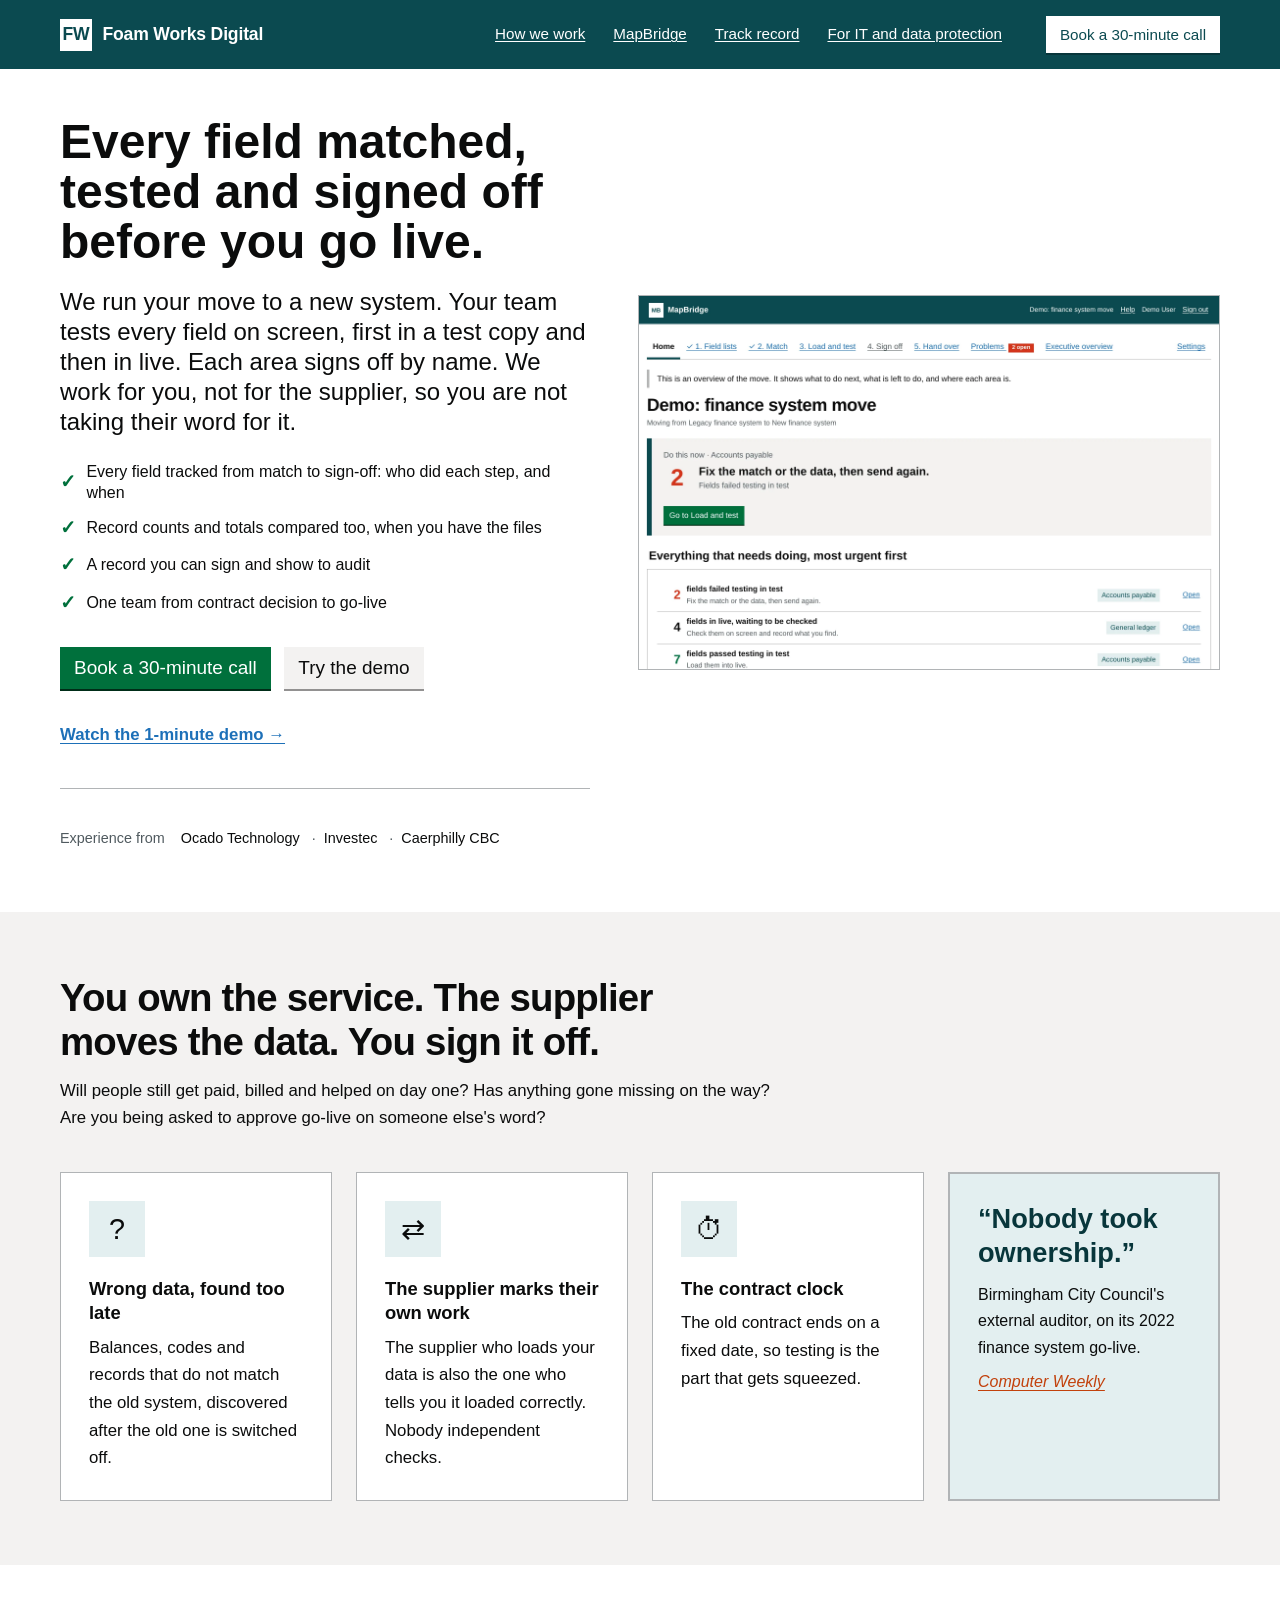
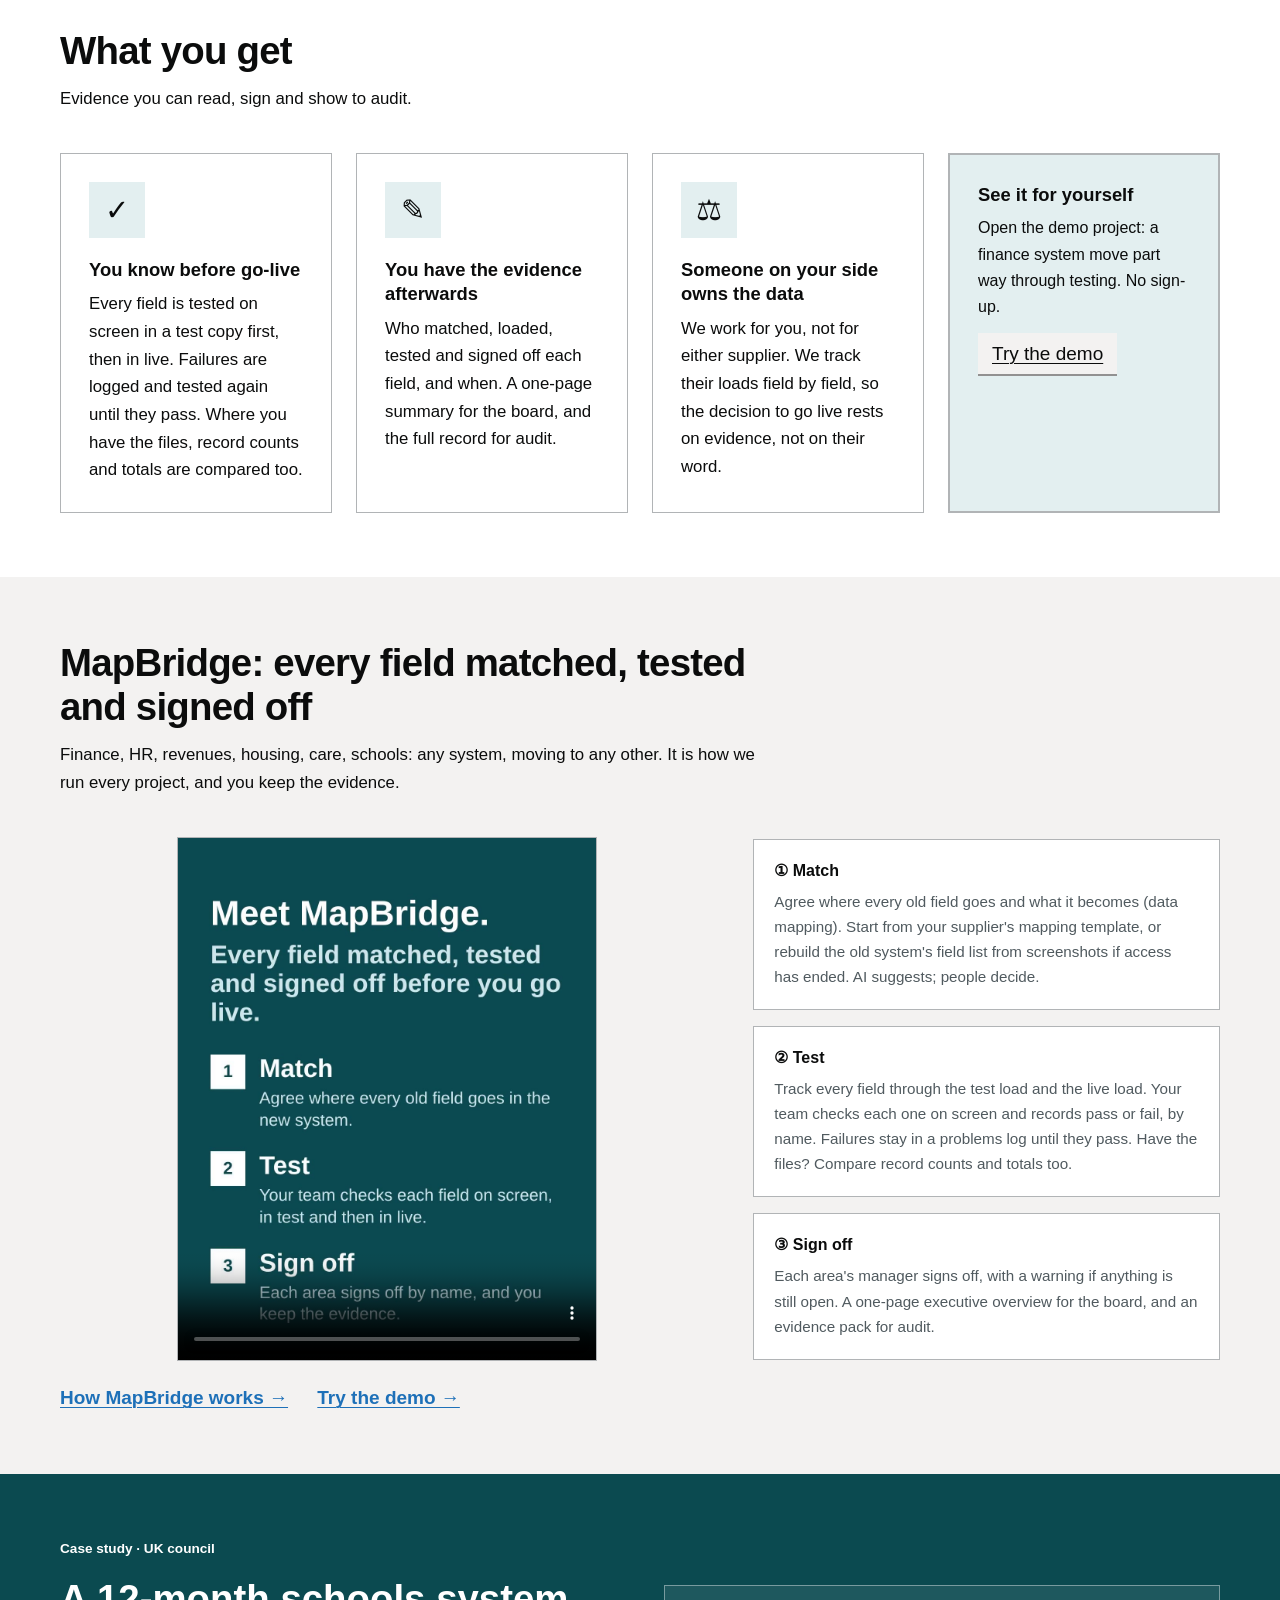
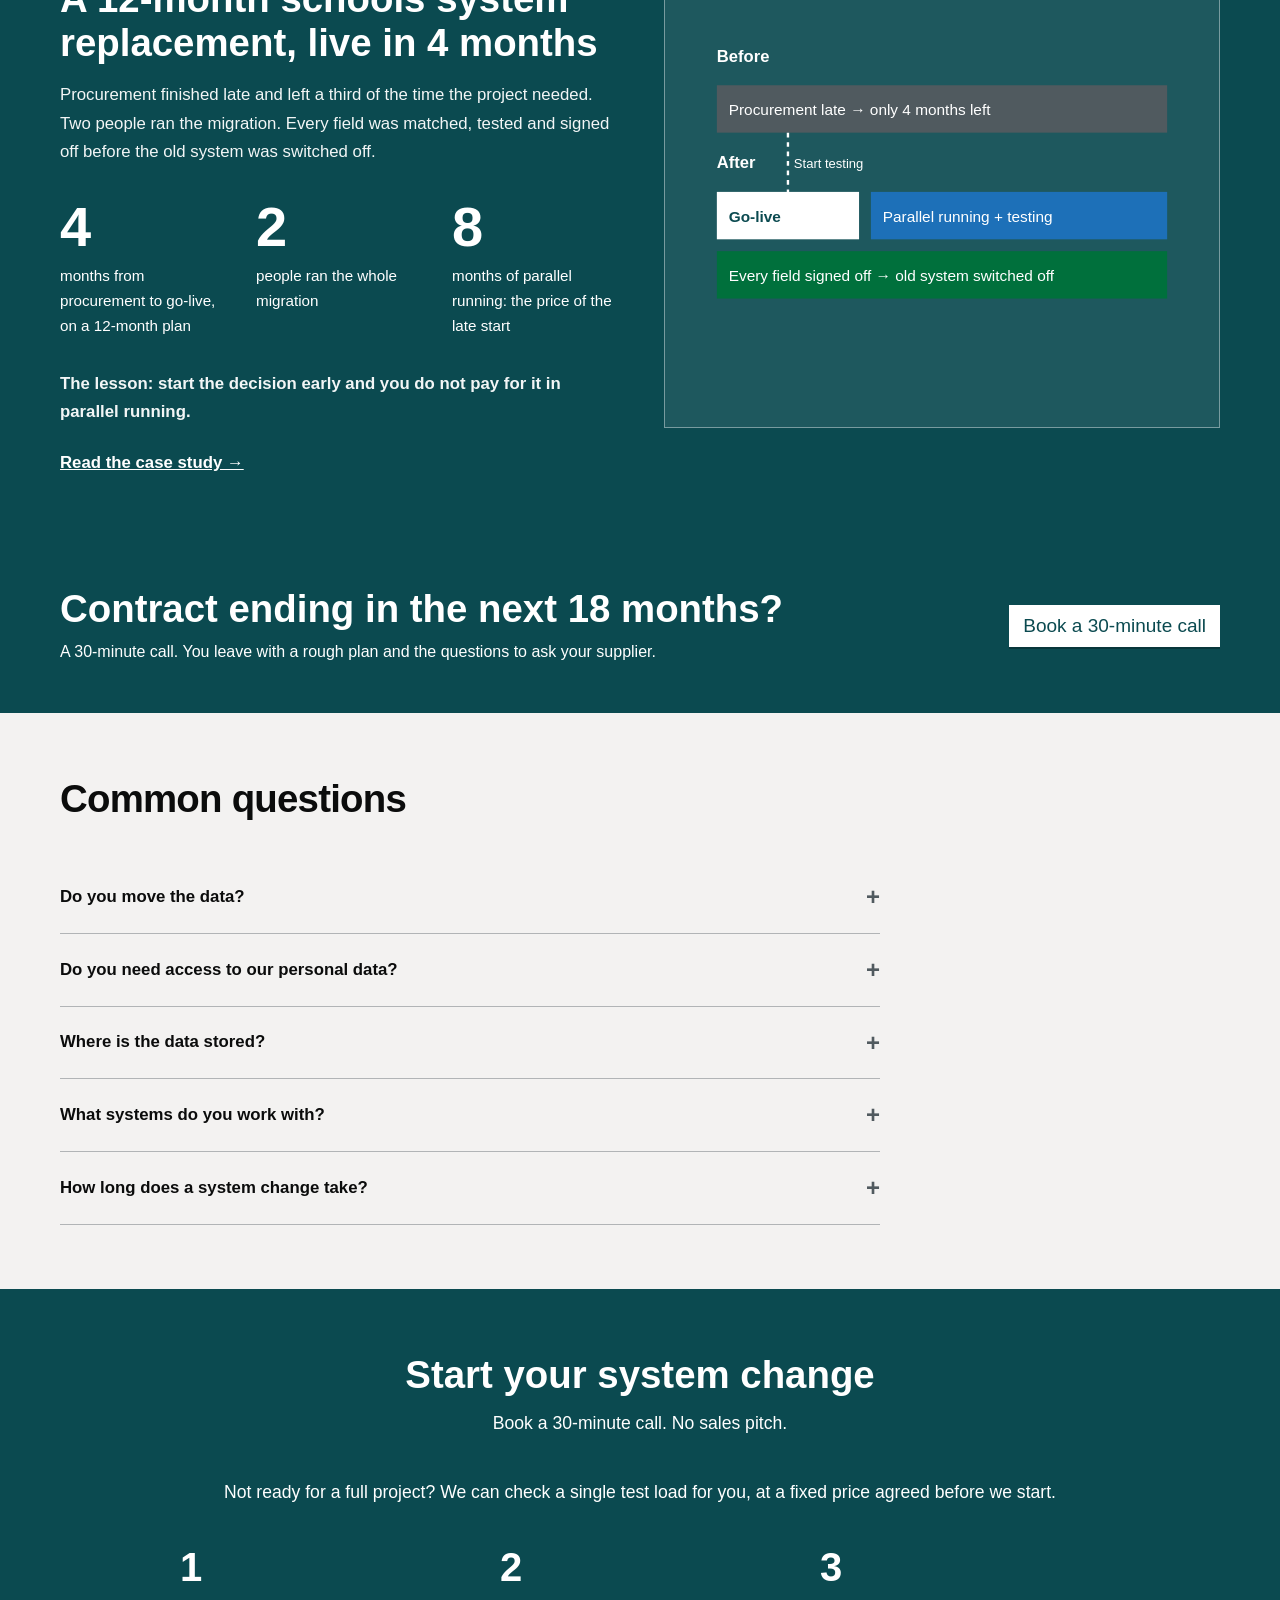
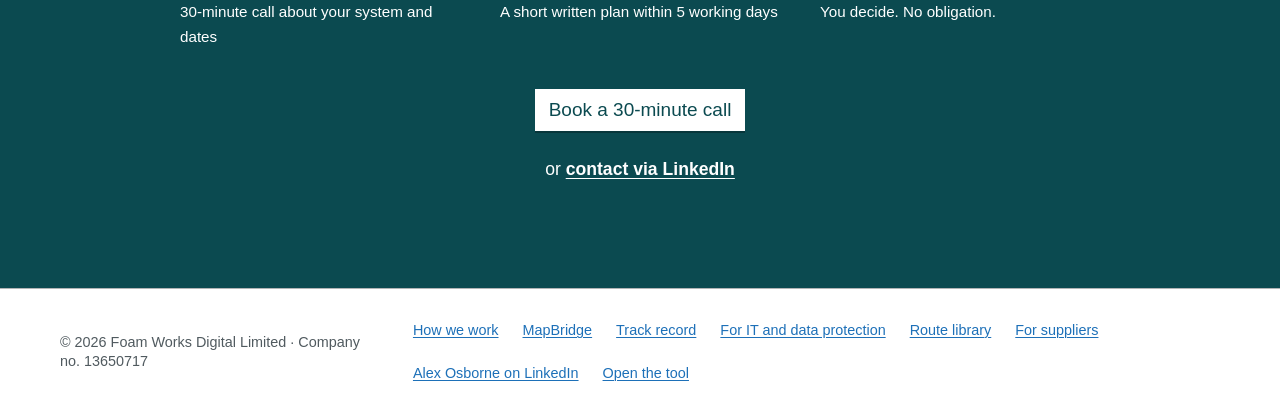
<file: index.html>
<!DOCTYPE html>
<html lang="en">
<head>
  <meta charset="UTF-8">
  <meta http-equiv="Content-Security-Policy" content="default-src 'self'; script-src 'self'; style-src 'self' 'unsafe-inline'; img-src 'self' data:; media-src 'self'; font-src 'self'; connect-src 'self'; object-src 'none'; base-uri 'self'; form-action 'self'; upgrade-insecure-requests">
  <meta name="referrer" content="strict-origin-when-cross-origin">
  <meta name="viewport" content="width=device-width, initial-scale=1.0">
  
  <title>Foam Works Digital – moving councils to new systems</title>
  <meta name="description" content="We run your move to a new finance, HR, housing or case system. Every field matched, tested on screen and signed off, with the evidence kept for audit.">
  
  <!-- Open Graph / Facebook -->
  <meta property="og:type" content="website">
  <meta property="og:url" content="https://hyperalz.github.io/Migration-tool/">
  <meta property="og:title" content="Foam Works Digital – moving councils to new systems">
  <meta property="og:description" content="We run your move to a new finance, HR, housing or case system. Every field matched, tested on screen and signed off.">
  <meta property="og:image" content="https://hyperalz.github.io/Migration-tool/assets/mapbridge-hero-screenshot.png">

  <!-- Twitter -->
  <meta property="twitter:card" content="summary_large_image">
  <meta property="twitter:url" content="https://hyperalz.github.io/Migration-tool/">
  <meta property="twitter:title" content="Foam Works Digital – moving councils to new systems">
  <meta property="twitter:description" content="We move councils to new systems, from contract decision to go-live. Every field matched, tested on screen and signed off.">
  <meta property="twitter:image" content="https://hyperalz.github.io/Migration-tool/assets/mapbridge-hero-screenshot.png">
  
  <!-- Favicon -->
  <link rel="icon" type="image/svg+xml" href="data:image/svg+xml,<svg xmlns='http://www.w3.org/2000/svg' viewBox='0 0 100 100'><rect width='100' height='100' rx='22' fill='%23F97316'/><text x='50' y='67' font-family='Arial,sans-serif' font-size='46' font-weight='700' text-anchor='middle' fill='white'>FW</text></svg>">
  <script type="application/ld+json">
[
  {
    "@context": "https://schema.org",
    "@type": "ProfessionalService",
    "name": "Foam Works Digital",
    "legalName": "Foam Works Digital Limited",
    "url": "https://hyperalz.github.io/Migration-tool/",
    "image": "https://hyperalz.github.io/Migration-tool/assets/mapbridge-hero-screenshot.png",
    "description": "We move councils to new systems: finance, HR, housing, care and schools systems, from contract decision to signed-off go-live.",
    "areaServed": "GB",
    "founder": {
      "@type": "Person",
      "name": "Alex Osborne",
      "sameAs": "https://www.linkedin.com/in/alexosfwd/"
    }
  },
  {
    "@context": "https://schema.org",
    "@type": "FAQPage",
    "mainEntity": [
      {
        "@type": "Question",
        "name": "Do you move the data?",
        "acceptedAnswer": {
          "@type": "Answer",
          "text": "No. We help you and your supplier agree which fields match. Your supplier writes the queries that move the data."
        }
      },
      {
        "@type": "Question",
        "name": "Do you need access to our personal data?",
        "acceptedAnswer": {
          "@type": "Answer",
          "text": "Not to match fields: that uses field names and types only. For the optional file comparison, MapBridge reads extract files that contain real records, but only in your own browser. The rows are never saved or sent to us or any server, and fields marked as personal are masked in reports."
        }
      },
      {
        "@type": "Question",
        "name": "Where is the data stored?",
        "acceptedAnswer": {
          "@type": "Answer",
          "text": "In your web browser on your computer. Not on a server. When you close the browser, the data stays on your computer unless you clear your browser data."
        }
      },
      {
        "@type": "Question",
        "name": "What systems do you work with?",
        "acceptedAnswer": {
          "@type": "Answer",
          "text": "We work with finance, HR, housing, CRM, care and schools systems. The read-only connector supports SQL Server and Oracle. For other systems, we upload field lists as CSV or JSON."
        }
      },
      {
        "@type": "Question",
        "name": "How long does a system change take?",
        "acceptedAnswer": {
          "@type": "Answer",
          "text": "It depends on the size of your system and how much time you have before go-live. A typical project is 6 to 12 months. Start before your contract ends if you can."
        }
      }
    ]
  }
]
  </script>
  <link rel="canonical" href="https://hyperalz.github.io/Migration-tool/">
  <link rel="stylesheet" href="styles.css">
</head>
<body>
  <a href="#main" class="skip-link">Skip to main content</a>

  <!-- Navigation -->
  <nav>
    <div class="wrap nav-inner">
      <a href="index.html" class="logo">
        <div class="logo-mark">FW</div>
        Foam Works Digital
      </a>
      <div class="nav-links" id="nav-links">
        <a href="how-we-work.html">How we work</a>
        <a href="mapbridge.html">MapBridge</a>
        <a href="case-studies.html">Track record</a>
        <a href="it-and-dpo.html">For IT and data protection</a>
        <!-- TODO: Replace with real booking link when available -->
        <a href="https://www.linkedin.com/in/alexosfwd/" class="btn btn-primary" style="margin-left: 1rem;">Book a 30-minute call</a>
      </div>
      <button class="mobile-menu-btn" id="mobile-menu-btn" aria-label="Menu" aria-expanded="false" aria-controls="nav-links">
        <svg width="24" height="24" viewBox="0 0 24 24" fill="none" stroke="currentColor" stroke-width="2">
          <line x1="3" y1="12" x2="21" y2="12"></line>
          <line x1="3" y1="6" x2="21" y2="6"></line>
          <line x1="3" y1="18" x2="21" y2="18"></line>
        </svg>
      </button>
    </div>
  </nav>

  <main id="main">

  <!-- Hero -->
  <header class="hero">
    <div class="wrap">
      <div class="hero-grid">
        <div>
          <h1>Every field matched, tested and signed off before you go live.</h1>
          <p class="lead">We run your move to a new system. Your team tests every field on screen, first in a test copy and then in live. Each area signs off by name. We work for you, not for the supplier, so you are not taking their word for it.</p>
          <ul class="hero-checks">
            <li>Every field tracked from match to sign-off: who did each step, and when</li>
            <li>Record counts and totals compared too, when you have the files</li>
            <li>A record you can sign and show to audit</li>
            <li>One team from contract decision to go-live</li>
          </ul>
          <div class="hero-actions">
            <!-- TODO: Replace with real booking link -->
            <a href="https://www.linkedin.com/in/alexosfwd/" class="btn btn-primary">Book a 30-minute call</a>
            <a href="app.html#/demo" class="btn btn-secondary">Try the demo</a>
          </div>
          <p class="hero-demo-link"><a href="#mapbridge">Watch the 1-minute demo →</a></p>
          <div class="experience-strip">
            <span class="experience-label">Experience from</span>
            <div class="experience-items">
              <span>Ocado Technology</span>
              <span>Investec</span>
              <span>Caerphilly CBC</span>
            </div>
          </div>
        </div>
        <div class="hero-image">
          <img src="assets/app-home.webp" width="1184" height="760" alt="The MapBridge project home: the one thing to do now, everything left to do, and where each area is">
        </div>
      </div>
    </div>
  </header>

  <!-- The problem, in the buyer's terms -->
  <section class="section-grey">
    <div class="wrap">
      <div class="section-head">
        <h2>You own the service. The supplier moves the data. You sign it off.</h2>
        <p>Will people still get paid, billed and helped on day one? Has anything gone missing on the way? Are you being asked to approve go-live on someone else's word?</p>
      </div>
      <div class="problem-grid">
        <div class="problem-card">
          <div class="problem-icon">?</div>
          <h3>Wrong data, found too late</h3>
          <p>Balances, codes and records that do not match the old system, discovered after the old one is switched off.</p>
        </div>
        <div class="problem-card">
          <div class="problem-icon">⇄</div>
          <h3>The supplier marks their own work</h3>
          <p>The supplier who loads your data is also the one who tells you it loaded correctly. Nobody independent checks.</p>
        </div>
        <div class="problem-card">
          <div class="problem-icon">⏱</div>
          <h3>The contract clock</h3>
          <p>The old contract ends on a fixed date, so testing is the part that gets squeezed.</p>
        </div>
        <div class="problem-card stat-card">
          <div class="big-number" style="font-size:1.7rem;line-height:1.25">“Nobody took ownership.”</div>
          <p>Birmingham City Council's external auditor, on its 2022 finance system go-live.</p>
          <p class="stat-source"><a href="https://www.computerweekly.com/news/366620333/Why-did-IT-suppliers-allow-Birmingham-City-Council-to-go-live-with-Oracle" target="_blank" rel="noopener">Computer Weekly</a></p>
        </div>
      </div>
    </div>
  </section>

  <section class="section-white">
    <div class="wrap">
      <div class="section-head">
        <h2>What you get</h2>
        <p>Evidence you can read, sign and show to audit.</p>
      </div>
      <div class="problem-grid">
        <div class="problem-card">
          <div class="problem-icon">✓</div>
          <h3>You know before go-live</h3>
          <p>Every field is tested on screen in a test copy first, then in live. Failures are logged and tested again until they pass. Where you have the files, record counts and totals are compared too.</p>
        </div>
        <div class="problem-card">
          <div class="problem-icon">✎</div>
          <h3>You have the evidence afterwards</h3>
          <p>Who matched, loaded, tested and signed off each field, and when. A one-page summary for the board, and the full record for audit.</p>
        </div>
        <div class="problem-card">
          <div class="problem-icon">⚖</div>
          <h3>Someone on your side owns the data</h3>
          <p>We work for you, not for either supplier. We track their loads field by field, so the decision to go live rests on evidence, not on their word.</p>
        </div>
        <div class="problem-card stat-card">
          <h3>See it for yourself</h3>
          <p>Open the demo project: a finance system move part way through testing. No sign-up.</p>
          <p style="margin-top:0.75rem"><a href="app.html#/demo" class="btn btn-secondary">Try the demo</a></p>
        </div>
      </div>
    </div>
  </section>

  <section class="section-grey" id="mapbridge">
    <div class="wrap">
      <div class="section-head">
        <h2>MapBridge: every field matched, tested and signed off</h2>
        <p>Finance, HR, revenues, housing, care, schools: any system, moving to any other. It is how we run every project, and you keep the evidence.</p>
      </div>
      <div class="mapbridge-grid">
        <div class="mapbridge-screenshot mapbridge-video">
          <video controls preload="none" playsinline poster="assets/mapbridge-demo-poster.jpg" width="1080" height="1350" style="width:100%;height:auto;display:block;background:#0b4a50">
            <source src="assets/mapbridge-demo.mp4" type="video/mp4">
            <a href="assets/mapbridge-demo.mp4">Watch the MapBridge demo (MP4, 1 minute)</a>
          </video>
        </div>
        <div class="feature-cards">
          <div class="feature-card">
            <h3>① Match</h3>
            <p>Agree where every old field goes and what it becomes (data mapping). Start from your supplier's mapping template, or rebuild the old system's field list from screenshots if access has ended. AI suggests; people decide.</p>
          </div>
          <div class="feature-card">
            <h3>② Test</h3>
            <p>Track every field through the test load and the live load. Your team checks each one on screen and records pass or fail, by name. Failures stay in a problems log until they pass. Have the files? Compare record counts and totals too.</p>
          </div>
          <div class="feature-card">
            <h3>③ Sign off</h3>
            <p>Each area's manager signs off, with a warning if anything is still open. A one-page executive overview for the board, and an evidence pack for audit.</p>
          </div>
        </div>
      </div>
      <div class="feature-links">
        <a href="mapbridge.html">How MapBridge works →</a>
        <a href="app.html#/demo">Try the demo →</a>
      </div>
    </div>
  </section>

  <section class="section-navy">
    <div class="wrap">
      <div class="case-study-grid">
        <div>
          <p class="case-label">Case study · UK council</p>
          <h2>A 12-month schools system replacement, live in 4 months</h2>
          <p class="case-summary">Procurement finished late and left a third of the time the project needed. Two people ran the migration. Every field was matched, tested and signed off before the old system was switched off.</p>
          <div class="case-numbers">
            <div class="case-number">
              <div class="big-number">4</div>
              <p>months from procurement to go-live, on a 12-month plan</p>
            </div>
            <div class="case-number">
              <div class="big-number">2</div>
              <p>people ran the whole migration</p>
            </div>
            <div class="case-number">
              <div class="big-number">8</div>
              <p>months of parallel running: the price of the late start</p>
            </div>
          </div>
          <p class="case-lesson">The lesson: start the decision early and you do not pay for it in parallel running.</p>
          <!-- TODO: Add named or anonymised quote with permission from council
          <p class="case-quote">"Quote from the council's project sponsor." — Name, Role</p>
          -->
          <a href="case-studies.html" class="case-link">Read the case study →</a>
        </div>
        <div class="case-timeline">
          <svg viewBox="0 0 400 300" xmlns="http://www.w3.org/2000/svg">
            <text x="10" y="30" fill="#ffffff" font-size="14" font-weight="600">Before</text>
            <rect x="10" y="50" width="380" height="40" fill="#505a5f"/>
            <text x="20" y="75" fill="white" font-size="13">Procurement late → only 4 months left</text>
            
            <text x="10" y="120" fill="#ffffff" font-size="14" font-weight="600">After</text>
            <rect x="10" y="140" width="120" height="40" fill="#ffffff"/>
            <text x="20" y="165" fill="#0b4a50" font-size="13" font-weight="700">Go-live</text>
            
            <rect x="140" y="140" width="250" height="40" fill="#1d70b8"/>
            <text x="150" y="165" fill="white" font-size="13">Parallel running + testing</text>
            
            <rect x="10" y="190" width="380" height="40" fill="#00703c"/>
            <text x="20" y="215" fill="white" font-size="13">Every field signed off → old system switched off</text>
            
            <line x1="70" y1="90" x2="70" y2="140" stroke="#ffffff" stroke-width="2" stroke-dasharray="4"/>
            <text x="75" y="120" fill="#ffffff" font-size="11">Start testing</text>
          </svg>
        </div>
      </div>
      <!-- TODO: Confirm council consent before publishing case study details -->
    </div>
  </section>

  <section class="section-orange" style="padding: 3rem 0;">
    <div class="wrap cta-band">
      <div>
        <h2>Contract ending in the next 18 months?</h2>
        <p>A 30-minute call. You leave with a rough plan and the questions to ask your supplier.</p>
      </div>
      <!-- TODO: Replace with real booking link -->
      <a href="https://www.linkedin.com/in/alexosfwd/" class="btn btn-white">Book a 30-minute call</a>
    </div>
  </section>

  <section class="section-grey">
    <div class="wrap">
      <div class="section-head">
        <h2>Common questions</h2>
      </div>
      <div class="faq-list">
        <details>
          <summary>Do you move the data?</summary>
          <p>No. We help you and your supplier agree which fields match. Your supplier writes the queries that move the data.</p>
        </details>
        <details>
          <summary>Do you need access to our personal data?</summary>
          <p>Not to match fields: that uses field names and types only. For the optional file comparison, MapBridge reads extract files that contain real records, but only in your own browser. The rows are never saved or sent to us or any server, and fields marked as personal are masked in reports.</p>
        </details>
        <details>
          <summary>Where is the data stored?</summary>
          <p>In your web browser on your computer. Not on a server. When you close the browser, the data stays on your computer unless you clear your browser data.</p>
        </details>
        <details>
          <summary>What systems do you work with?</summary>
          <p>We work with finance, HR, housing, CRM, care and schools systems. The read-only connector supports SQL Server and Oracle. For other systems, we upload field lists as CSV or JSON.</p>
        </details>
        <details>
          <summary>How long does a system change take?</summary>
          <p>It depends on the size of your system and how much time you have before go-live. A typical project is 6 to 12 months. Start before your contract ends if you can.</p>
        </details>
      </div>
    </div>
  </section>

  <section class="section-navy">
    <div class="wrap final-cta">
      <h2>Start your system change</h2>
      <p>Book a 30-minute call. No sales pitch.</p>
      <p>Not ready for a full project? We can check a single test load for you, at a fixed price agreed before we start.</p>
      <div class="next-steps">
        <div class="next-step">
          <div class="step-num">1</div>
          <p>30-minute call about your system and dates</p>
        </div>
        <div class="next-step">
          <div class="step-num">2</div>
          <p>A short written plan within 5 working days</p>
        </div>
        <div class="next-step">
          <div class="step-num">3</div>
          <p>You decide. No obligation.</p>
        </div>
      </div>
      <!-- TODO: Replace with real booking link and email address -->
      <a href="https://www.linkedin.com/in/alexosfwd/" class="btn btn-primary">Book a 30-minute call</a>
      <p class="contact-options">or <a href="https://www.linkedin.com/in/alexosfwd/">contact via LinkedIn</a></p>
    </div>
  </section>

  </main>

  <!-- Footer -->
  <footer>
    <div class="wrap footer-inner">
      <div>
        © 2026 Foam Works Digital Limited · Company no. 13650717
      </div>
      <div class="footer-links">
        <a href="how-we-work.html">How we work</a>
        <a href="mapbridge.html">MapBridge</a>
        <a href="case-studies.html">Track record</a>
        <a href="it-and-dpo.html">For IT and data protection</a>
        <a href="library.html">Route library</a>
        <a href="app.html#/suppliers">For suppliers</a>
        <a href="https://www.linkedin.com/in/alexosfwd/">Alex Osborne on LinkedIn</a>
        <a href="app.html">Open the tool</a>
      </div>
    </div>
  </footer>

  <script src="js/site.js"></script>
</body>
</html>
</file>
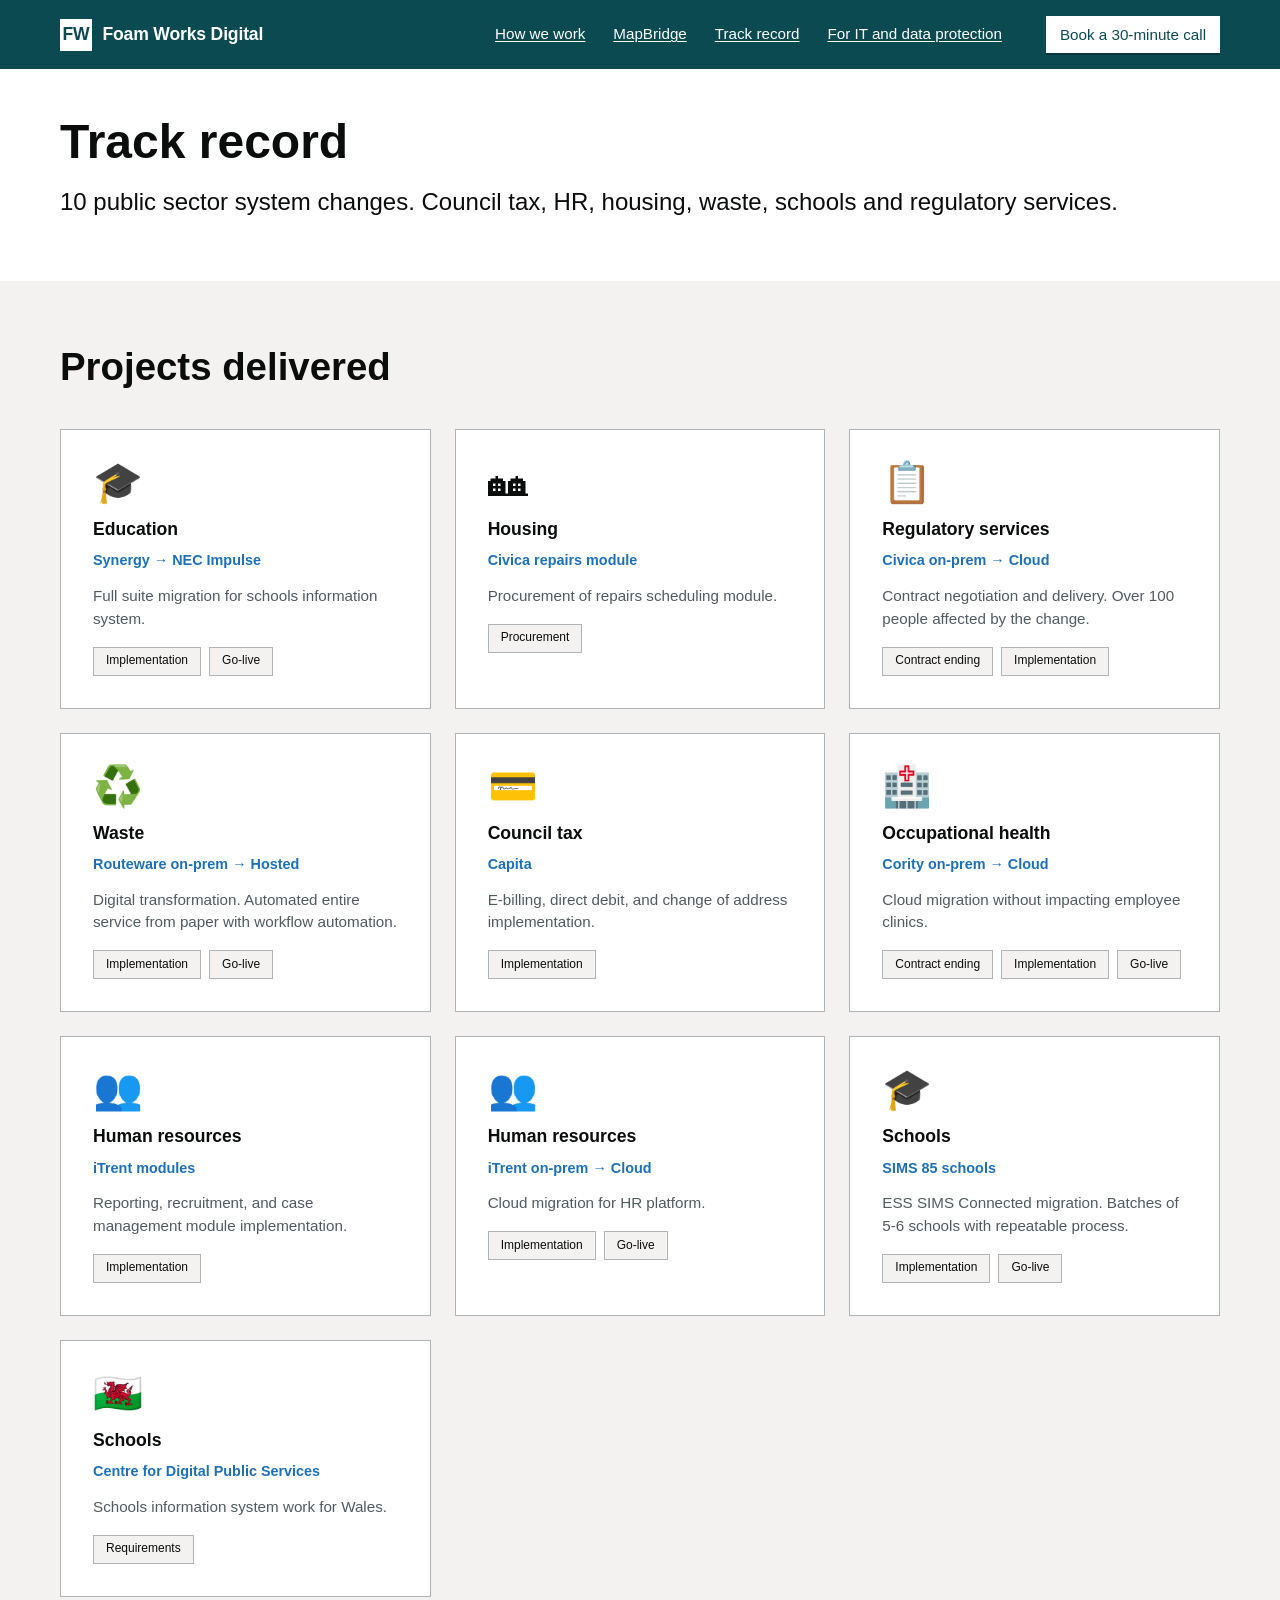
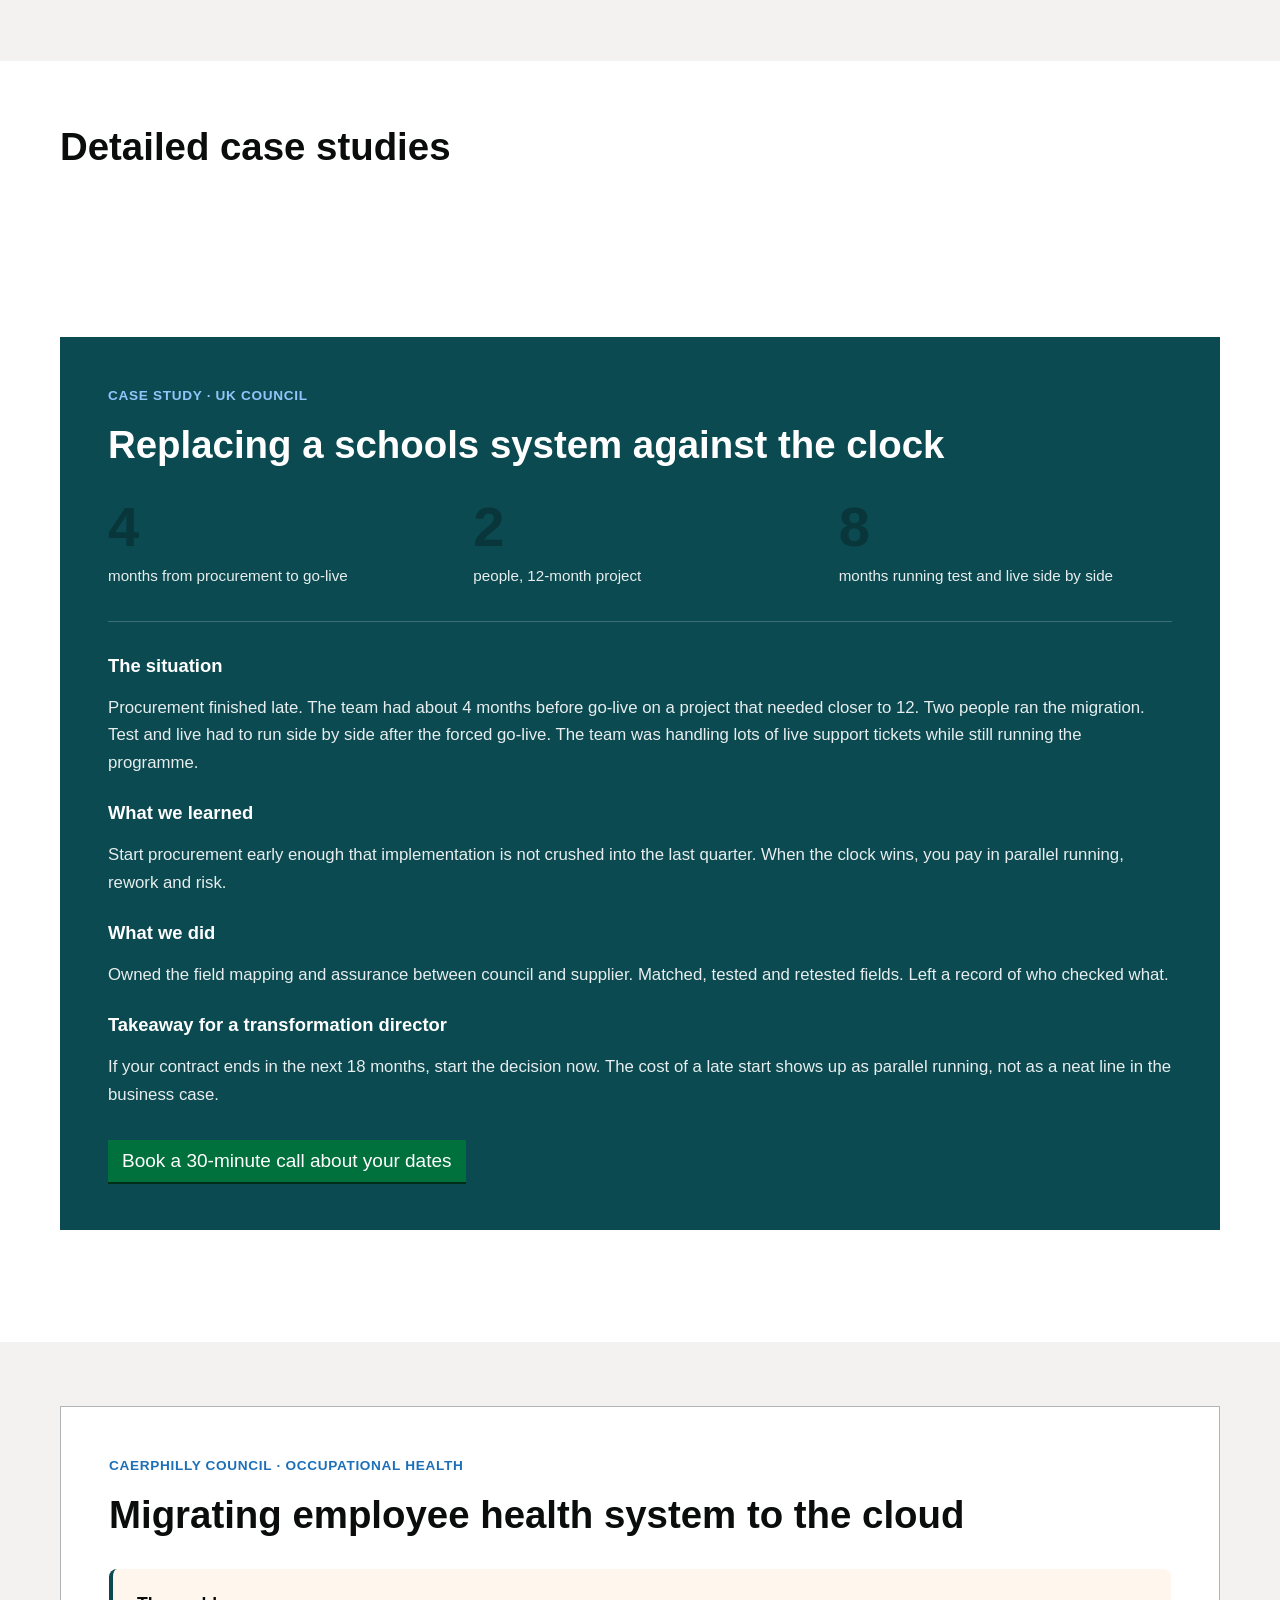
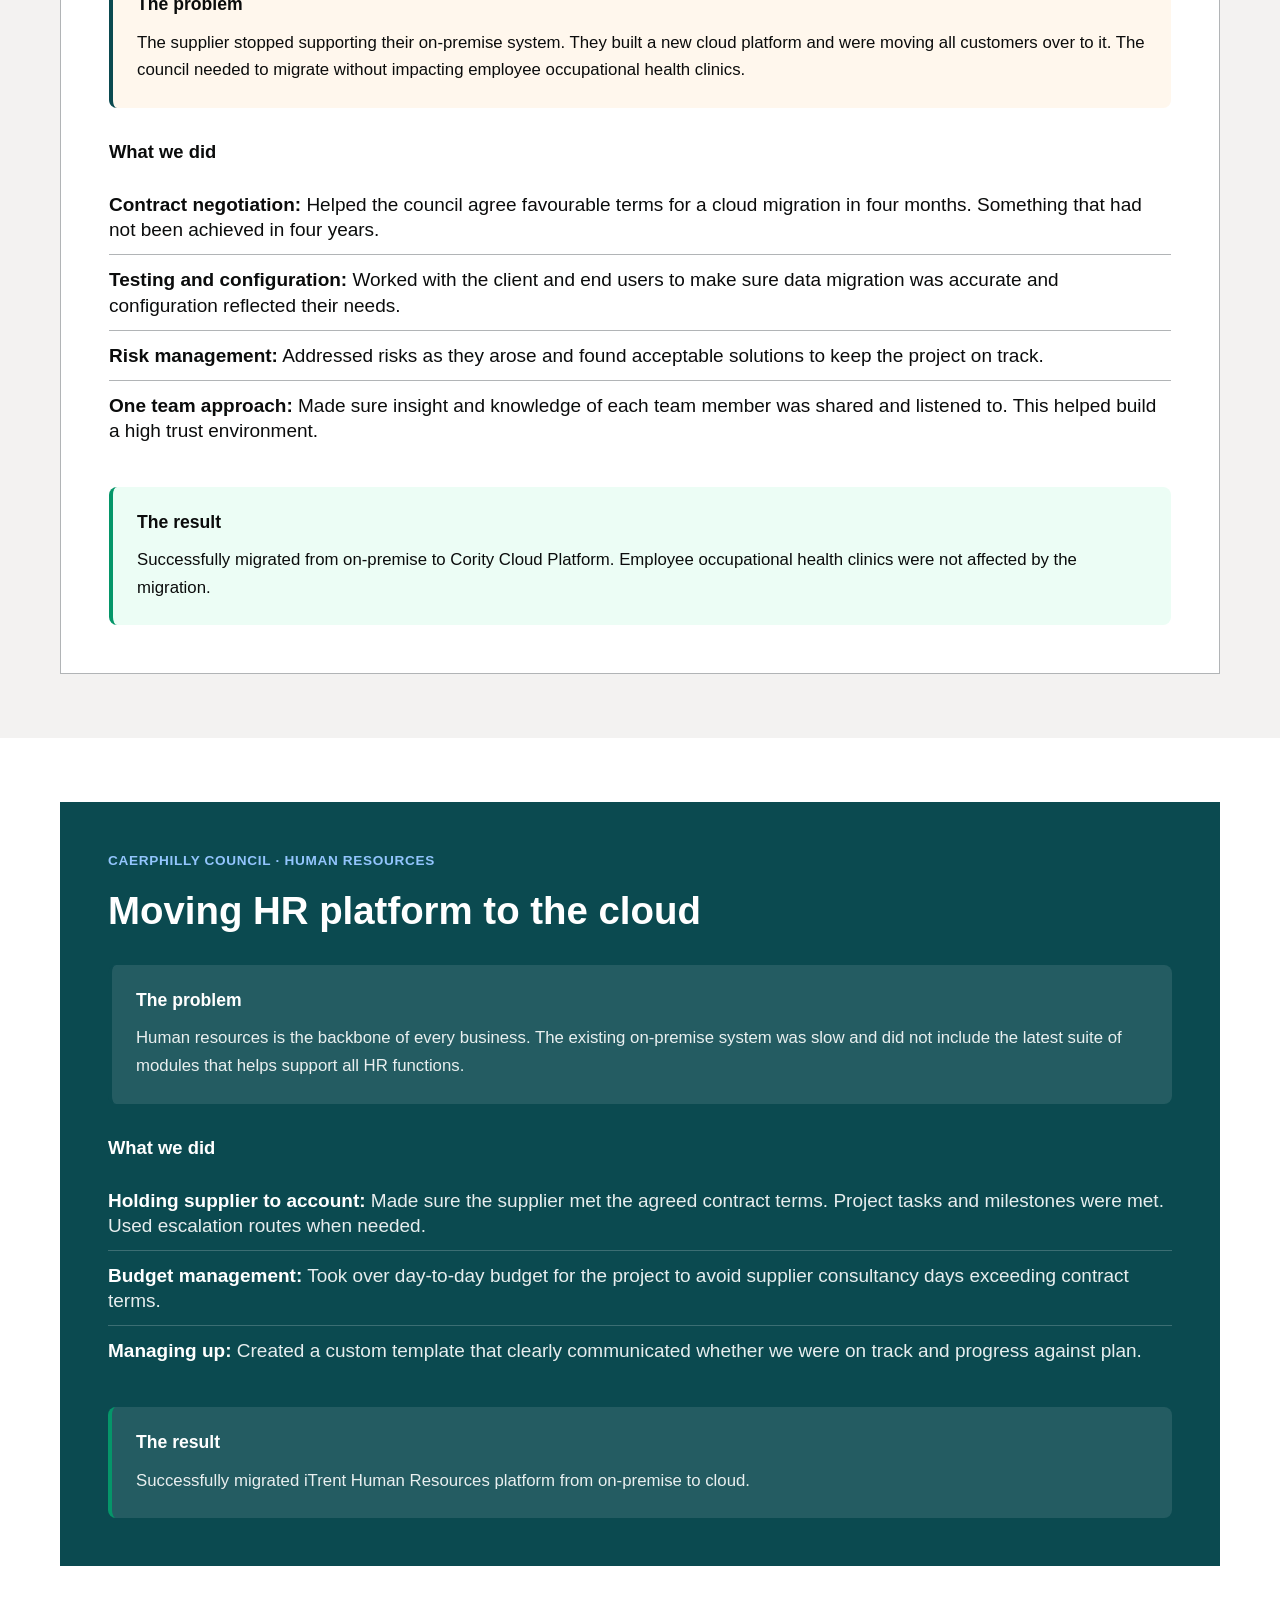
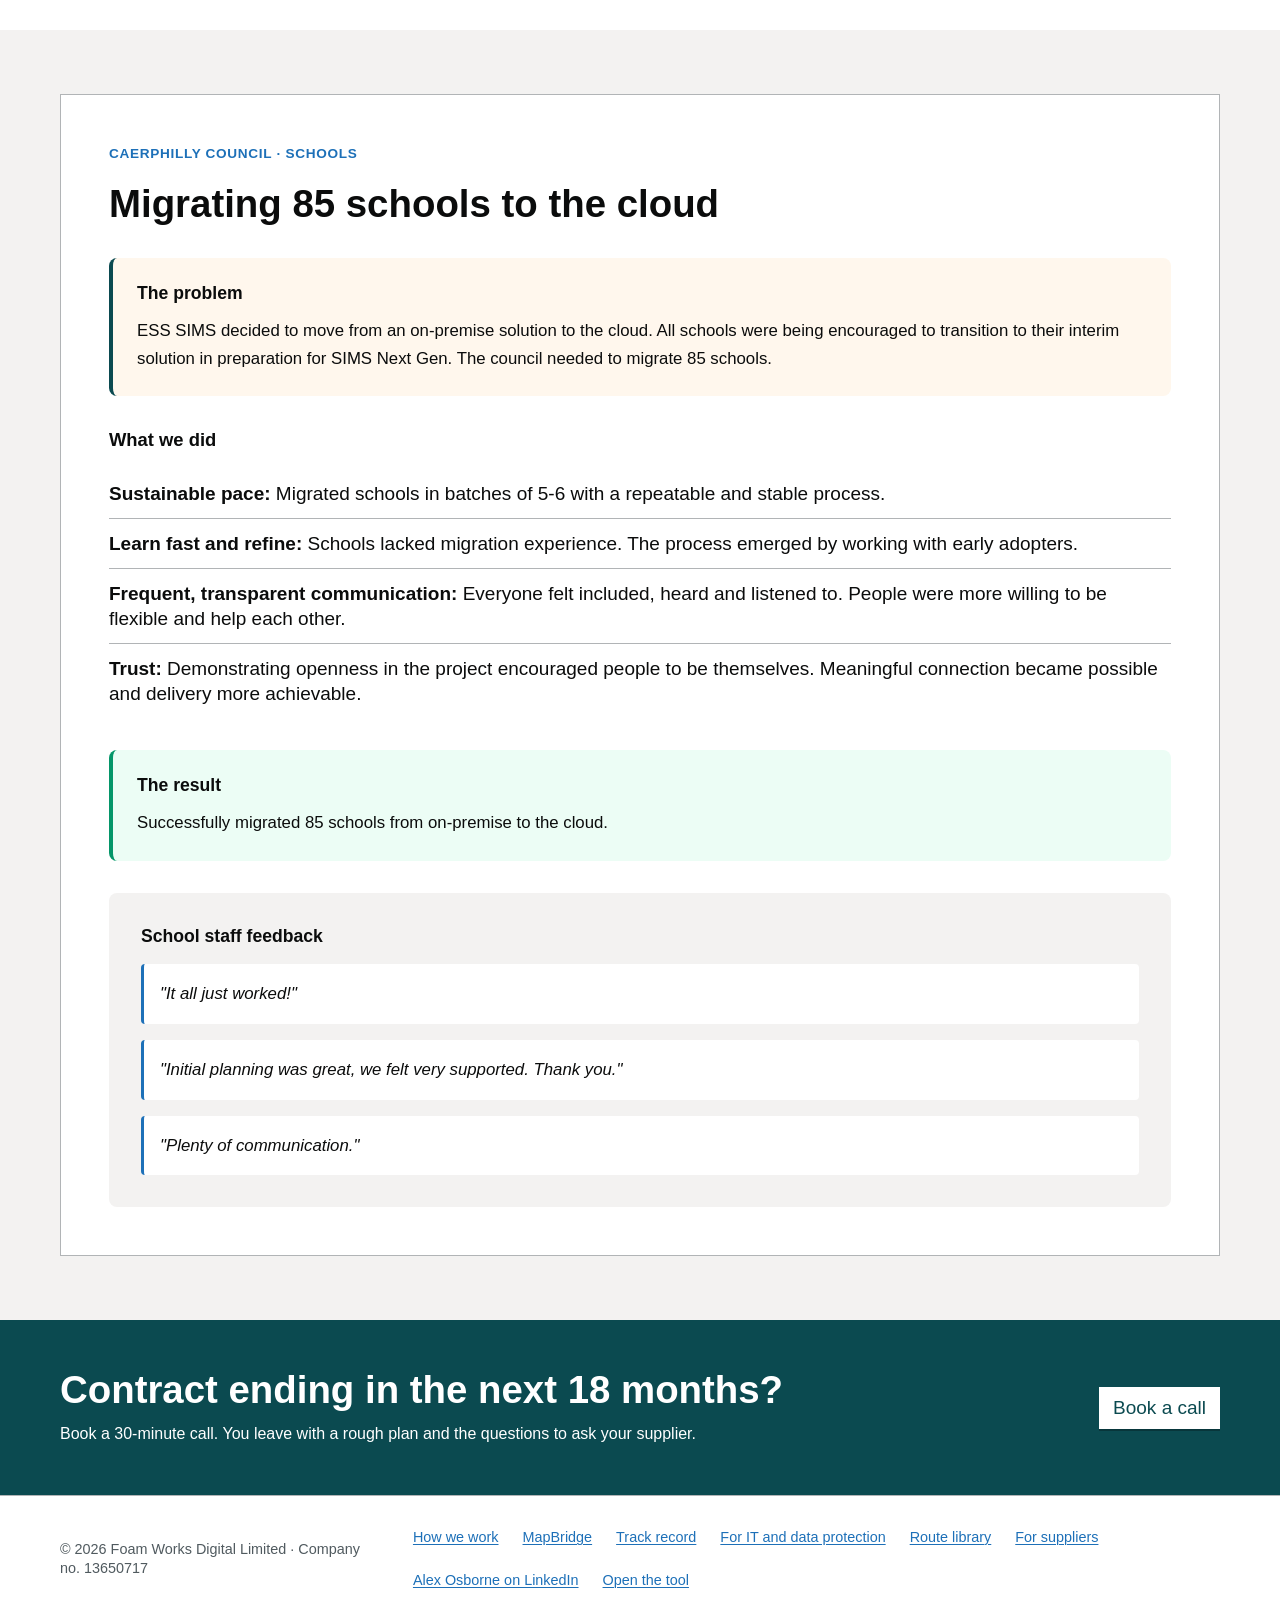
<file: case-studies.html>
<!DOCTYPE html>
<html lang="en">
<head>
  <meta charset="UTF-8">
  <meta http-equiv="Content-Security-Policy" content="default-src 'self'; script-src 'self'; style-src 'self' 'unsafe-inline'; img-src 'self' data:; media-src 'self'; font-src 'self'; connect-src 'self'; object-src 'none'; base-uri 'self'; form-action 'self'; upgrade-insecure-requests">
  <meta name="referrer" content="strict-origin-when-cross-origin">
  <meta name="viewport" content="width=device-width, initial-scale=1.0">
  
  <title>Track Record — Foam Works Digital</title>
  <meta name="description" content="10 public sector system changes. Council tax, HR, housing, waste, schools and regulatory services. What we did and what you can take into your next contract decision.">
  
  <link rel="icon" type="image/svg+xml" href="data:image/svg+xml,<svg xmlns='http://www.w3.org/2000/svg' viewBox='0 0 100 100'><rect width='100' height='100' rx='22' fill='%23F97316'/><text x='50' y='67' font-family='Arial,sans-serif' font-size='46' font-weight='700' text-anchor='middle' fill='white'>FW</text></svg>">
  <link rel="canonical" href="https://hyperalz.github.io/Migration-tool/case-studies.html">
  <link rel="stylesheet" href="styles.css">
</head>
<body>
  <a href="#main" class="skip-link">Skip to main content</a>

  <!-- Navigation -->
  <nav>
    <div class="wrap nav-inner">
      <a href="index.html" class="logo">
        <div class="logo-mark">FW</div>
        Foam Works Digital
      </a>
      <div class="nav-links" id="nav-links">
        <a href="how-we-work.html">How we work</a>
        <a href="mapbridge.html">MapBridge</a>
        <a href="case-studies.html">Track record</a>
        <a href="it-and-dpo.html">For IT and data protection</a>
        <!-- TODO: Replace with real booking link when available -->
        <a href="https://www.linkedin.com/in/alexosfwd/" class="btn btn-primary" style="margin-left: 1rem;">Book a 30-minute call</a>
      </div>
      <button class="mobile-menu-btn" id="mobile-menu-btn" aria-label="Menu" aria-expanded="false" aria-controls="nav-links">
        <svg width="24" height="24" viewBox="0 0 24 24" fill="none" stroke="currentColor" stroke-width="2">
          <line x1="3" y1="12" x2="21" y2="12"></line>
          <line x1="3" y1="6" x2="21" y2="6"></line>
          <line x1="3" y1="18" x2="21" y2="18"></line>
        </svg>
      </button>
    </div>
  </nav>

  <main id="main">

  <!-- Hero -->
  <header class="hero">
    <div class="wrap">
      <h1>Track record</h1>
      <p class="lead">10 public sector system changes. Council tax, HR, housing, waste, schools and regulatory services.</p>
    </div>
  </header>

  <!-- Track Record Grid -->
  <section class="section-grey">
    <div class="wrap">
      <h2 style="margin-bottom: 2.5rem;">Projects delivered</h2>
      <div style="display: grid; grid-template-columns: repeat(auto-fit, minmax(320px, 1fr)); gap: 1.5rem;">
        
        <!-- Project 1: Schools MIS -->
        <div class="project-card">
          <div class="project-icon">🎓</div>
          <h3>Education</h3>
          <p class="project-system">Synergy → NEC Impulse</p>
          <p class="project-desc">Full suite migration for schools information system.</p>
          <div class="project-tags">
            <span class="tag">Implementation</span>
            <span class="tag">Go-live</span>
          </div>
        </div>

        <!-- Project 2: Civica Housing -->
        <div class="project-card">
          <div class="project-icon">🏘</div>
          <h3>Housing</h3>
          <p class="project-system">Civica repairs module</p>
          <p class="project-desc">Procurement of repairs scheduling module.</p>
          <div class="project-tags">
            <span class="tag">Procurement</span>
          </div>
        </div>

        <!-- Project 3: Civica Regulatory -->
        <div class="project-card">
          <div class="project-icon">📋</div>
          <h3>Regulatory services</h3>
          <p class="project-system">Civica on-prem → Cloud</p>
          <p class="project-desc">Contract negotiation and delivery. Over 100 people affected by the change.</p>
          <div class="project-tags">
            <span class="tag">Contract ending</span>
            <span class="tag">Implementation</span>
          </div>
        </div>

        <!-- Project 4: Routeware Waste -->
        <div class="project-card">
          <div class="project-icon">♻️</div>
          <h3>Waste</h3>
          <p class="project-system">Routeware on-prem → Hosted</p>
          <p class="project-desc">Digital transformation. Automated entire service from paper with workflow automation.</p>
          <div class="project-tags">
            <span class="tag">Implementation</span>
            <span class="tag">Go-live</span>
          </div>
        </div>

        <!-- Project 5: Council Tax -->
        <div class="project-card">
          <div class="project-icon">💳</div>
          <h3>Council tax</h3>
          <p class="project-system">Capita</p>
          <p class="project-desc">E-billing, direct debit, and change of address implementation.</p>
          <div class="project-tags">
            <span class="tag">Implementation</span>
          </div>
        </div>

        <!-- Project 6: Occupational Health -->
        <div class="project-card">
          <div class="project-icon">🏥</div>
          <h3>Occupational health</h3>
          <p class="project-system">Cority on-prem → Cloud</p>
          <p class="project-desc">Cloud migration without impacting employee clinics.</p>
          <div class="project-tags">
            <span class="tag">Contract ending</span>
            <span class="tag">Implementation</span>
            <span class="tag">Go-live</span>
          </div>
        </div>

        <!-- Project 7: HR iTrent modules -->
        <div class="project-card">
          <div class="project-icon">👥</div>
          <h3>Human resources</h3>
          <p class="project-system">iTrent modules</p>
          <p class="project-desc">Reporting, recruitment, and case management module implementation.</p>
          <div class="project-tags">
            <span class="tag">Implementation</span>
          </div>
        </div>

        <!-- Project 8: HR iTrent cloud -->
        <div class="project-card">
          <div class="project-icon">👥</div>
          <h3>Human resources</h3>
          <p class="project-system">iTrent on-prem → Cloud</p>
          <p class="project-desc">Cloud migration for HR platform.</p>
          <div class="project-tags">
            <span class="tag">Implementation</span>
            <span class="tag">Go-live</span>
          </div>
        </div>

        <!-- Project 9: Schools SIMS 85 -->
        <div class="project-card">
          <div class="project-icon">🎓</div>
          <h3>Schools</h3>
          <p class="project-system">SIMS 85 schools</p>
          <p class="project-desc">ESS SIMS Connected migration. Batches of 5-6 schools with repeatable process.</p>
          <div class="project-tags">
            <span class="tag">Implementation</span>
            <span class="tag">Go-live</span>
          </div>
        </div>

        <!-- Project 10: Centre for Digital Public Services -->
        <div class="project-card">
          <div class="project-icon">🏴󠁧󠁢󠁷󠁬󠁳󠁿</div>
          <h3>Schools</h3>
          <p class="project-system">Centre for Digital Public Services</p>
          <p class="project-desc">Schools information system work for Wales.</p>
          <div class="project-tags">
            <span class="tag">Requirements</span>
          </div>
        </div>

      </div>
    </div>
  </section>

  <!-- Full Case Studies -->
  <section class="section-white">
    <div class="wrap">
      <h2 style="margin-bottom: 2.5rem;">Detailed case studies</h2>
    </div>
  </section>

  <!-- Case Study 1: Anonymised Schools -->
  <section class="section-white">
    <div class="wrap">
      <div style="background: var(--navy); color: white; border-radius: var(--radius); padding: 3rem; margin-bottom: 3rem;">
        <p style="color: #93c5fd; font-weight: 700; font-size: 0.85rem; text-transform: uppercase; letter-spacing: 0.05em; margin-bottom: 1rem;">Case study · UK council</p>
        <h2 style="color: white; margin-bottom: 2rem;">Replacing a schools system against the clock</h2>
        <!-- TODO: Confirm council consent before publishing names -->
        
        <div style="display: grid; grid-template-columns: repeat(3, 1fr); gap: 2rem; margin: 2rem 0;">
          <div>
            <div style="font-size: 3.5rem; font-weight: 800; color: var(--orange-dark); line-height: 1; margin-bottom: 0.5rem;">4</div>
            <p style="font-size: 0.95rem; color: rgba(255, 255, 255, 0.9);">months from procurement to go-live</p>
          </div>
          <div>
            <div style="font-size: 3.5rem; font-weight: 800; color: var(--orange-dark); line-height: 1; margin-bottom: 0.5rem;">2</div>
            <p style="font-size: 0.95rem; color: rgba(255, 255, 255, 0.9);">people, 12-month project</p>
          </div>
          <div>
            <div style="font-size: 3.5rem; font-weight: 800; color: var(--orange-dark); line-height: 1; margin-bottom: 0.5rem;">8</div>
            <p style="font-size: 0.95rem; color: rgba(255, 255, 255, 0.9);">months running test and live side by side</p>
          </div>
        </div>

        <div style="border-top: 1px solid rgba(255, 255, 255, 0.2); padding-top: 2rem; margin-top: 2rem;">
          <h3 style="color: white; margin-bottom: 1rem;">The situation</h3>
          <p style="color: rgba(255, 255, 255, 0.9); margin-bottom: 1.5rem;">Procurement finished late. The team had about 4 months before go-live on a project that needed closer to 12. Two people ran the migration. Test and live had to run side by side after the forced go-live. The team was handling lots of live support tickets while still running the programme.</p>
          
          <h3 style="color: white; margin-bottom: 1rem;">What we learned</h3>
          <p style="color: rgba(255, 255, 255, 0.9); margin-bottom: 1.5rem;">Start procurement early enough that implementation is not crushed into the last quarter. When the clock wins, you pay in parallel running, rework and risk.</p>
          
          <h3 style="color: white; margin-bottom: 1rem;">What we did</h3>
          <p style="color: rgba(255, 255, 255, 0.9); margin-bottom: 1.5rem;">Owned the field mapping and assurance between council and supplier. Matched, tested and retested fields. Left a record of who checked what.</p>
          
          <h3 style="color: white; margin-bottom: 1rem;">Takeaway for a transformation director</h3>
          <p style="color: rgba(255, 255, 255, 0.9);">If your contract ends in the next 18 months, start the decision now. The cost of a late start shows up as parallel running, not as a neat line in the business case.</p>
        </div>

        <div style="margin-top: 2rem;">
          <!-- TODO: Replace with real booking link -->
          <a href="https://www.linkedin.com/in/alexosfwd/" class="btn btn-primary">Book a 30-minute call about your dates</a>
        </div>
      </div>
    </div>
  </section>

  <!-- Case Study 2: Occupational Health Cority -->
  <section class="section-grey">
    <div class="wrap">
      <div style="background: white; border: 1px solid var(--line); border-radius: var(--radius); padding: 3rem;">
        <p style="color: var(--blue); font-weight: 700; font-size: 0.85rem; text-transform: uppercase; letter-spacing: 0.05em; margin-bottom: 1rem;">Caerphilly Council · Occupational Health</p>
        <h2 style="margin-bottom: 2rem;">Migrating employee health system to the cloud</h2>
        
        <div style="background: #FFF7ED; border-left: 4px solid var(--orange); padding: 1.5rem; margin-bottom: 2rem; border-radius: 8px;">
          <h3 style="margin-bottom: 0.75rem; font-size: 1.1rem;">The problem</h3>
          <p>The supplier stopped supporting their on-premise system. They built a new cloud platform and were moving all customers over to it. The council needed to migrate without impacting employee occupational health clinics.</p>
        </div>

        <div style="margin-bottom: 2rem;">
          <h3 style="margin-bottom: 1rem;">What we did</h3>
          <ul style="list-style: none; padding: 0;">
            <li style="padding: 0.75rem 0; border-bottom: 1px solid var(--line);">
              <strong>Contract negotiation:</strong> Helped the council agree favourable terms for a cloud migration in four months. Something that had not been achieved in four years.
            </li>
            <li style="padding: 0.75rem 0; border-bottom: 1px solid var(--line);">
              <strong>Testing and configuration:</strong> Worked with the client and end users to make sure data migration was accurate and configuration reflected their needs.
            </li>
            <li style="padding: 0.75rem 0; border-bottom: 1px solid var(--line);">
              <strong>Risk management:</strong> Addressed risks as they arose and found acceptable solutions to keep the project on track.
            </li>
            <li style="padding: 0.75rem 0;">
              <strong>One team approach:</strong> Made sure insight and knowledge of each team member was shared and listened to. This helped build a high trust environment.
            </li>
          </ul>
        </div>

        <div style="background: #ECFDF5; border-left: 4px solid #059669; padding: 1.5rem; border-radius: 8px;">
          <h3 style="margin-bottom: 0.75rem; font-size: 1.1rem;">The result</h3>
          <p>Successfully migrated from on-premise to Cority Cloud Platform. Employee occupational health clinics were not affected by the migration.</p>
        </div>
      </div>
    </div>
  </section>

  <!-- Case Study 3: HR iTrent -->
  <section class="section-white">
    <div class="wrap">
      <div style="background: var(--navy); color: white; border-radius: var(--radius); padding: 3rem;">
        <p style="color: #93c5fd; font-weight: 700; font-size: 0.85rem; text-transform: uppercase; letter-spacing: 0.05em; margin-bottom: 1rem;">Caerphilly Council · Human Resources</p>
        <h2 style="color: white; margin-bottom: 2rem;">Moving HR platform to the cloud</h2>
        
        <div style="background: rgba(255, 255, 255, 0.1); border-left: 4px solid var(--orange); padding: 1.5rem; margin-bottom: 2rem; border-radius: 8px;">
          <h3 style="color: white; margin-bottom: 0.75rem; font-size: 1.1rem;">The problem</h3>
          <p style="color: rgba(255, 255, 255, 0.9);">Human resources is the backbone of every business. The existing on-premise system was slow and did not include the latest suite of modules that helps support all HR functions.</p>
        </div>

        <div style="margin-bottom: 2rem;">
          <h3 style="color: white; margin-bottom: 1rem;">What we did</h3>
          <ul style="list-style: none; padding: 0; color: rgba(255, 255, 255, 0.9);">
            <li style="padding: 0.75rem 0; border-bottom: 1px solid rgba(255, 255, 255, 0.2);">
              <strong style="color: white;">Holding supplier to account:</strong> Made sure the supplier met the agreed contract terms. Project tasks and milestones were met. Used escalation routes when needed.
            </li>
            <li style="padding: 0.75rem 0; border-bottom: 1px solid rgba(255, 255, 255, 0.2);">
              <strong style="color: white;">Budget management:</strong> Took over day-to-day budget for the project to avoid supplier consultancy days exceeding contract terms.
            </li>
            <li style="padding: 0.75rem 0;">
              <strong style="color: white;">Managing up:</strong> Created a custom template that clearly communicated whether we were on track and progress against plan.
            </li>
          </ul>
        </div>

        <div style="background: rgba(255, 255, 255, 0.1); border-left: 4px solid #059669; padding: 1.5rem; border-radius: 8px;">
          <h3 style="color: white; margin-bottom: 0.75rem; font-size: 1.1rem;">The result</h3>
          <p style="color: rgba(255, 255, 255, 0.9);">Successfully migrated iTrent Human Resources platform from on-premise to cloud.</p>
        </div>
      </div>
    </div>
  </section>

  <!-- Case Study 4: Schools SIMS 85 -->
  <section class="section-grey">
    <div class="wrap">
      <div style="background: white; border: 1px solid var(--line); border-radius: var(--radius); padding: 3rem;">
        <p style="color: var(--blue); font-weight: 700; font-size: 0.85rem; text-transform: uppercase; letter-spacing: 0.05em; margin-bottom: 1rem;">Caerphilly Council · Schools</p>
        <h2 style="margin-bottom: 2rem;">Migrating 85 schools to the cloud</h2>
        
        <div style="background: #FFF7ED; border-left: 4px solid var(--orange); padding: 1.5rem; margin-bottom: 2rem; border-radius: 8px;">
          <h3 style="margin-bottom: 0.75rem; font-size: 1.1rem;">The problem</h3>
          <p>ESS SIMS decided to move from an on-premise solution to the cloud. All schools were being encouraged to transition to their interim solution in preparation for SIMS Next Gen. The council needed to migrate 85 schools.</p>
        </div>

        <div style="margin-bottom: 2rem;">
          <h3 style="margin-bottom: 1rem;">What we did</h3>
          <ul style="list-style: none; padding: 0;">
            <li style="padding: 0.75rem 0; border-bottom: 1px solid var(--line);">
              <strong>Sustainable pace:</strong> Migrated schools in batches of 5-6 with a repeatable and stable process.
            </li>
            <li style="padding: 0.75rem 0; border-bottom: 1px solid var(--line);">
              <strong>Learn fast and refine:</strong> Schools lacked migration experience. The process emerged by working with early adopters.
            </li>
            <li style="padding: 0.75rem 0; border-bottom: 1px solid var(--line);">
              <strong>Frequent, transparent communication:</strong> Everyone felt included, heard and listened to. People were more willing to be flexible and help each other.
            </li>
            <li style="padding: 0.75rem 0;">
              <strong>Trust:</strong> Demonstrating openness in the project encouraged people to be themselves. Meaningful connection became possible and delivery more achievable.
            </li>
          </ul>
        </div>

        <div style="background: #ECFDF5; border-left: 4px solid #059669; padding: 1.5rem; margin-bottom: 2rem; border-radius: 8px;">
          <h3 style="margin-bottom: 0.75rem; font-size: 1.1rem;">The result</h3>
          <p>Successfully migrated 85 schools from on-premise to the cloud.</p>
        </div>

        <div style="background: var(--grey-bg); border-radius: 8px; padding: 2rem;">
          <h3 style="margin-bottom: 1rem; font-size: 1.1rem;">School staff feedback</h3>
          <div style="display: grid; gap: 1rem;">
            <blockquote style="margin: 0; padding: 1rem; background: white; border-left: 3px solid var(--blue); border-radius: 4px;">
              <p style="margin: 0; font-style: italic;">"It all just worked!"</p>
            </blockquote>
            <blockquote style="margin: 0; padding: 1rem; background: white; border-left: 3px solid var(--blue); border-radius: 4px;">
              <p style="margin: 0; font-style: italic;">"Initial planning was great, we felt very supported. Thank you."</p>
            </blockquote>
            <blockquote style="margin: 0; padding: 1rem; background: white; border-left: 3px solid var(--blue); border-radius: 4px;">
              <p style="margin: 0; font-style: italic;">"Plenty of communication."</p>
            </blockquote>
          </div>
        </div>
      </div>
    </div>
  </section>

  <!-- CTA -->
  <section class="section-orange" style="padding: 3rem 0;">
    <div class="wrap cta-band">
      <div>
        <h2>Contract ending in the next 18 months?</h2>
        <p>Book a 30-minute call. You leave with a rough plan and the questions to ask your supplier.</p>
      </div>
      <!-- TODO: Replace with real booking link -->
      <a href="https://www.linkedin.com/in/alexosfwd/" class="btn btn-white">Book a call</a>
    </div>
  </section>

  </main>

  <!-- Footer -->
  <footer>
    <div class="wrap footer-inner">
      <div>© 2026 Foam Works Digital Limited · Company no. 13650717</div>
      <div class="footer-links">
        <a href="how-we-work.html">How we work</a>
        <a href="mapbridge.html">MapBridge</a>
        <a href="case-studies.html">Track record</a>
        <a href="it-and-dpo.html">For IT and data protection</a>
        <a href="library.html">Route library</a>
        <a href="app.html#/suppliers">For suppliers</a>
        <a href="https://www.linkedin.com/in/alexosfwd/">Alex Osborne on LinkedIn</a>
        <a href="app.html">Open the tool</a>
      </div>
    </div>
  </footer>

  <script src="js/site.js"></script>
</body>
</html>
</file>
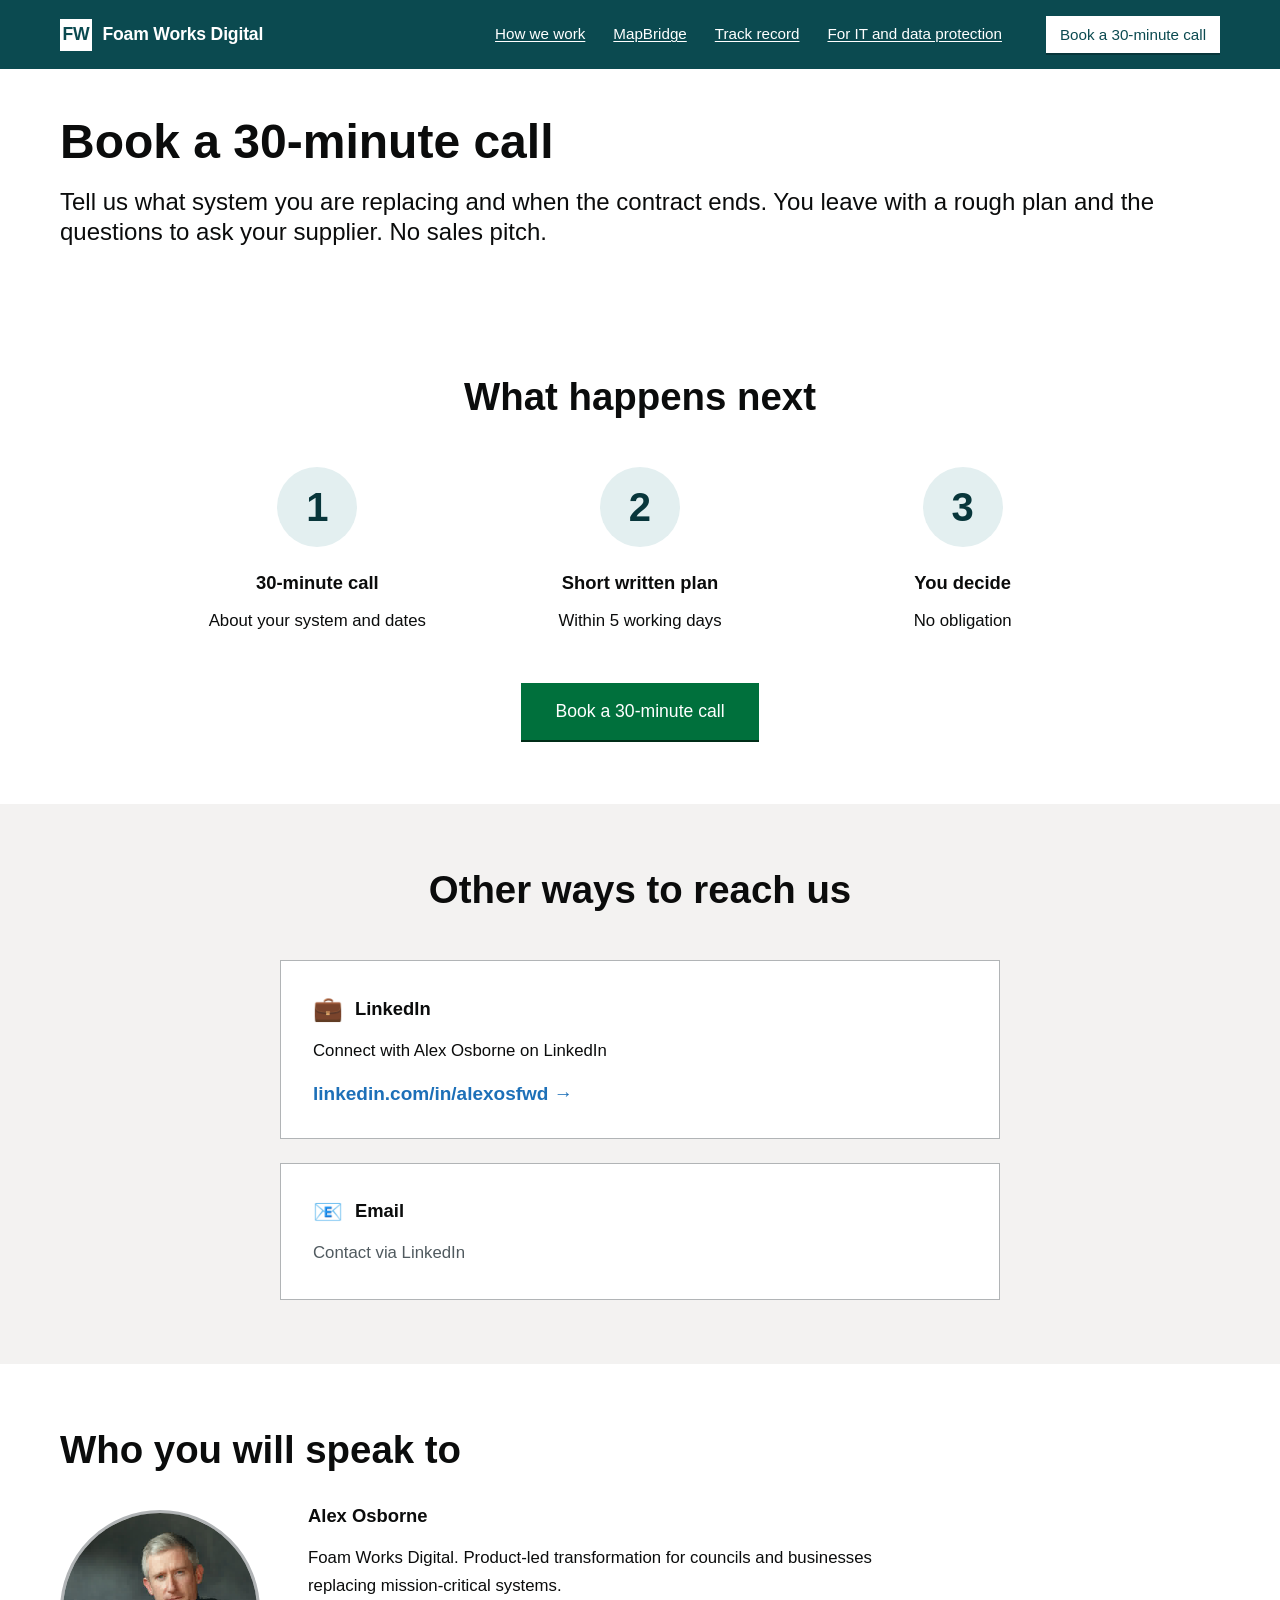
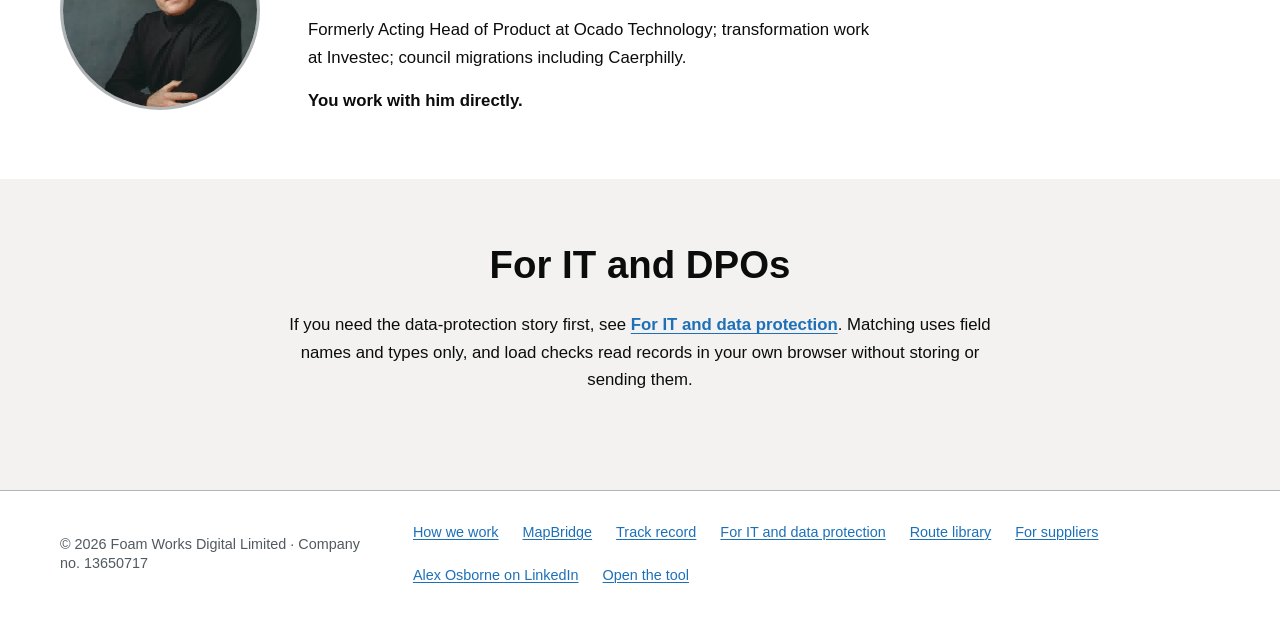
<file: contact.html>
<!DOCTYPE html>
<html lang="en">
<head>
  <meta charset="UTF-8">
  <meta http-equiv="Content-Security-Policy" content="default-src 'self'; script-src 'self'; style-src 'self' 'unsafe-inline'; img-src 'self' data:; media-src 'self'; font-src 'self'; connect-src 'self'; object-src 'none'; base-uri 'self'; form-action 'self'; upgrade-insecure-requests">
  <meta name="referrer" content="strict-origin-when-cross-origin">
  <meta name="viewport" content="width=device-width, initial-scale=1.0">
  
  <title>Contact — Foam Works Digital</title>
  <meta name="description" content="Book a 30-minute call to discuss your system change project. Tell us what system you are replacing and when the contract ends.">
  
  <link rel="icon" type="image/svg+xml" href="data:image/svg+xml,<svg xmlns='http://www.w3.org/2000/svg' viewBox='0 0 100 100'><rect width='100' height='100' rx='22' fill='%23F97316'/><text x='50' y='67' font-family='Arial,sans-serif' font-size='46' font-weight='700' text-anchor='middle' fill='white'>FW</text></svg>">
  <link rel="canonical" href="https://hyperalz.github.io/Migration-tool/contact.html">
  <link rel="stylesheet" href="styles.css">
</head>
<body>
  <a href="#main" class="skip-link">Skip to main content</a>

  <!-- Navigation -->
  <nav>
    <div class="wrap nav-inner">
      <a href="index.html" class="logo">
        <div class="logo-mark">FW</div>
        Foam Works Digital
      </a>
      <div class="nav-links" id="nav-links">
        <a href="how-we-work.html">How we work</a>
        <a href="mapbridge.html">MapBridge</a>
        <a href="case-studies.html">Track record</a>
        <a href="it-and-dpo.html">For IT and data protection</a>
        <!-- TODO: Replace with real booking link when available -->
        <a href="https://www.linkedin.com/in/alexosfwd/" class="btn btn-primary" style="margin-left: 1rem;">Book a 30-minute call</a>
      </div>
      <button class="mobile-menu-btn" id="mobile-menu-btn" aria-label="Menu" aria-expanded="false" aria-controls="nav-links">
        <svg width="24" height="24" viewBox="0 0 24 24" fill="none" stroke="currentColor" stroke-width="2">
          <line x1="3" y1="12" x2="21" y2="12"></line>
          <line x1="3" y1="6" x2="21" y2="6"></line>
          <line x1="3" y1="18" x2="21" y2="18"></line>
        </svg>
      </button>
    </div>
  </nav>

  <main id="main">

  <!-- Hero -->
  <header class="hero">
    <div class="wrap">
      <h1>Book a 30-minute call</h1>
      <p class="lead">Tell us what system you are replacing and when the contract ends. You leave with a rough plan and the questions to ask your supplier. No sales pitch.</p>
    </div>
  </header>

  <!-- What happens next -->
  <section class="section-white">
    <div class="wrap">
      <h2 style="text-align: center; margin-bottom: 3rem;">What happens next</h2>
      <div style="display: grid; grid-template-columns: repeat(3, 1fr); gap: 3rem; max-width: 920px; margin: 0 auto;">
        <div style="text-align: center;">
          <div style="width: 80px; height: 80px; border-radius: 50%; background: var(--orange-light); display: flex; align-items: center; justify-content: center; margin: 0 auto 1.5rem; font-size: 2.5rem; font-weight: 800; color: var(--orange-dark);">1</div>
          <h3 style="margin-bottom: 0.75rem;">30-minute call</h3>
          <p>About your system and dates</p>
        </div>
        
        <div style="text-align: center;">
          <div style="width: 80px; height: 80px; border-radius: 50%; background: var(--orange-light); display: flex; align-items: center; justify-content: center; margin: 0 auto 1.5rem; font-size: 2.5rem; font-weight: 800; color: var(--orange-dark);">2</div>
          <h3 style="margin-bottom: 0.75rem;">Short written plan</h3>
          <p>Within 5 working days</p>
        </div>
        
        <div style="text-align: center;">
          <div style="width: 80px; height: 80px; border-radius: 50%; background: var(--orange-light); display: flex; align-items: center; justify-content: center; margin: 0 auto 1.5rem; font-size: 2.5rem; font-weight: 800; color: var(--orange-dark);">3</div>
          <h3 style="margin-bottom: 0.75rem;">You decide</h3>
          <p>No obligation</p>
        </div>
      </div>

      <div style="text-align: center; margin-top: 3rem;">
        <!-- TODO: Replace with real booking link when available -->
        <a href="https://www.linkedin.com/in/alexosfwd/" class="btn btn-primary" style="font-size: 1.1rem; padding: 1rem 2rem;">Book a 30-minute call</a>
      </div>
    </div>
  </section>

  <!-- Contact methods -->
  <section class="section-grey">
    <div class="wrap">
      <h2 style="text-align: center; margin-bottom: 3rem;">Other ways to reach us</h2>
      <div style="max-width: 720px; margin: 0 auto;">
        <div style="background: white; border: 1px solid var(--line); border-radius: var(--radius); padding: 2rem; margin-bottom: 1.5rem;">
          <h3 style="margin-bottom: 0.75rem; display: flex; align-items: center; gap: 0.75rem;">
            <span style="font-size: 1.5rem;">💼</span>
            LinkedIn
          </h3>
          <p style="margin-bottom: 1rem;">Connect with Alex Osborne on LinkedIn</p>
          <a href="https://www.linkedin.com/in/alexosfwd/" target="_blank" rel="noopener" style="color: var(--blue); font-weight: 600;">linkedin.com/in/alexosfwd →</a>
        </div>

        <div style="background: white; border: 1px solid var(--line); border-radius: var(--radius); padding: 2rem;">
          <h3 style="margin-bottom: 0.75rem; display: flex; align-items: center; gap: 0.75rem;">
            <span style="font-size: 1.5rem;">📧</span>
            Email
          </h3>
          <p style="margin-bottom: 0; color: var(--muted);">Contact via LinkedIn</p>
        </div>
      </div>
    </div>
  </section>

  <!-- Who you will speak to -->
  <section class="section-white">
    <div class="wrap">
      <h2 style="margin-bottom: 2rem;">Who you will speak to</h2>
      <div style="display: grid; grid-template-columns: 200px 1fr; gap: 3rem; align-items: center; max-width: 820px;">
        <img src="assets/alex-osborne.jpg" width="560" height="560" loading="lazy" alt="Alex Osborne" style="width: 200px; height: 200px; border-radius: 50%; border: 3px solid var(--line); object-fit: cover;">
        <div>
          <h3 style="margin-bottom: 1rem;">Alex Osborne</h3>
          <p style="margin-bottom: 1rem;">Foam Works Digital. Product-led transformation for councils and businesses replacing mission-critical systems.</p>
          <p style="margin-bottom: 1rem;">Formerly Acting Head of Product at Ocado Technology; transformation work at Investec; council migrations including Caerphilly.</p>
          <p style="font-weight: 600; color: var(--ink);">You work with him directly.</p>
        </div>
      </div>
    </div>
  </section>

  <!-- For IT/DPOs -->
  <section class="section-blue-light">
    <div class="wrap">
      <div style="max-width: 720px; margin: 0 auto; text-align: center;">
        <h2 style="margin-bottom: 1.5rem;">For IT and DPOs</h2>
        <p style="margin-bottom: 2rem;">If you need the data-protection story first, see <a href="it-and-dpo.html" style="color: var(--blue); font-weight: 600; text-decoration: underline;">For IT and data protection</a>. Matching uses field names and types only, and load checks read records in your own browser without storing or sending them.</p>
      </div>
    </div>
  </section>

  </main>

  <!-- Footer -->
  <footer>
    <div class="wrap footer-inner">
      <div>© 2026 Foam Works Digital Limited · Company no. 13650717</div>
      <div class="footer-links">
        <a href="how-we-work.html">How we work</a>
        <a href="mapbridge.html">MapBridge</a>
        <a href="case-studies.html">Track record</a>
        <a href="it-and-dpo.html">For IT and data protection</a>
        <a href="library.html">Route library</a>
        <a href="app.html#/suppliers">For suppliers</a>
        <a href="https://www.linkedin.com/in/alexosfwd/">Alex Osborne on LinkedIn</a>
        <a href="app.html">Open the tool</a>
      </div>
    </div>
  </footer>

  <script src="js/site.js"></script>
</body>
</html>
</file>
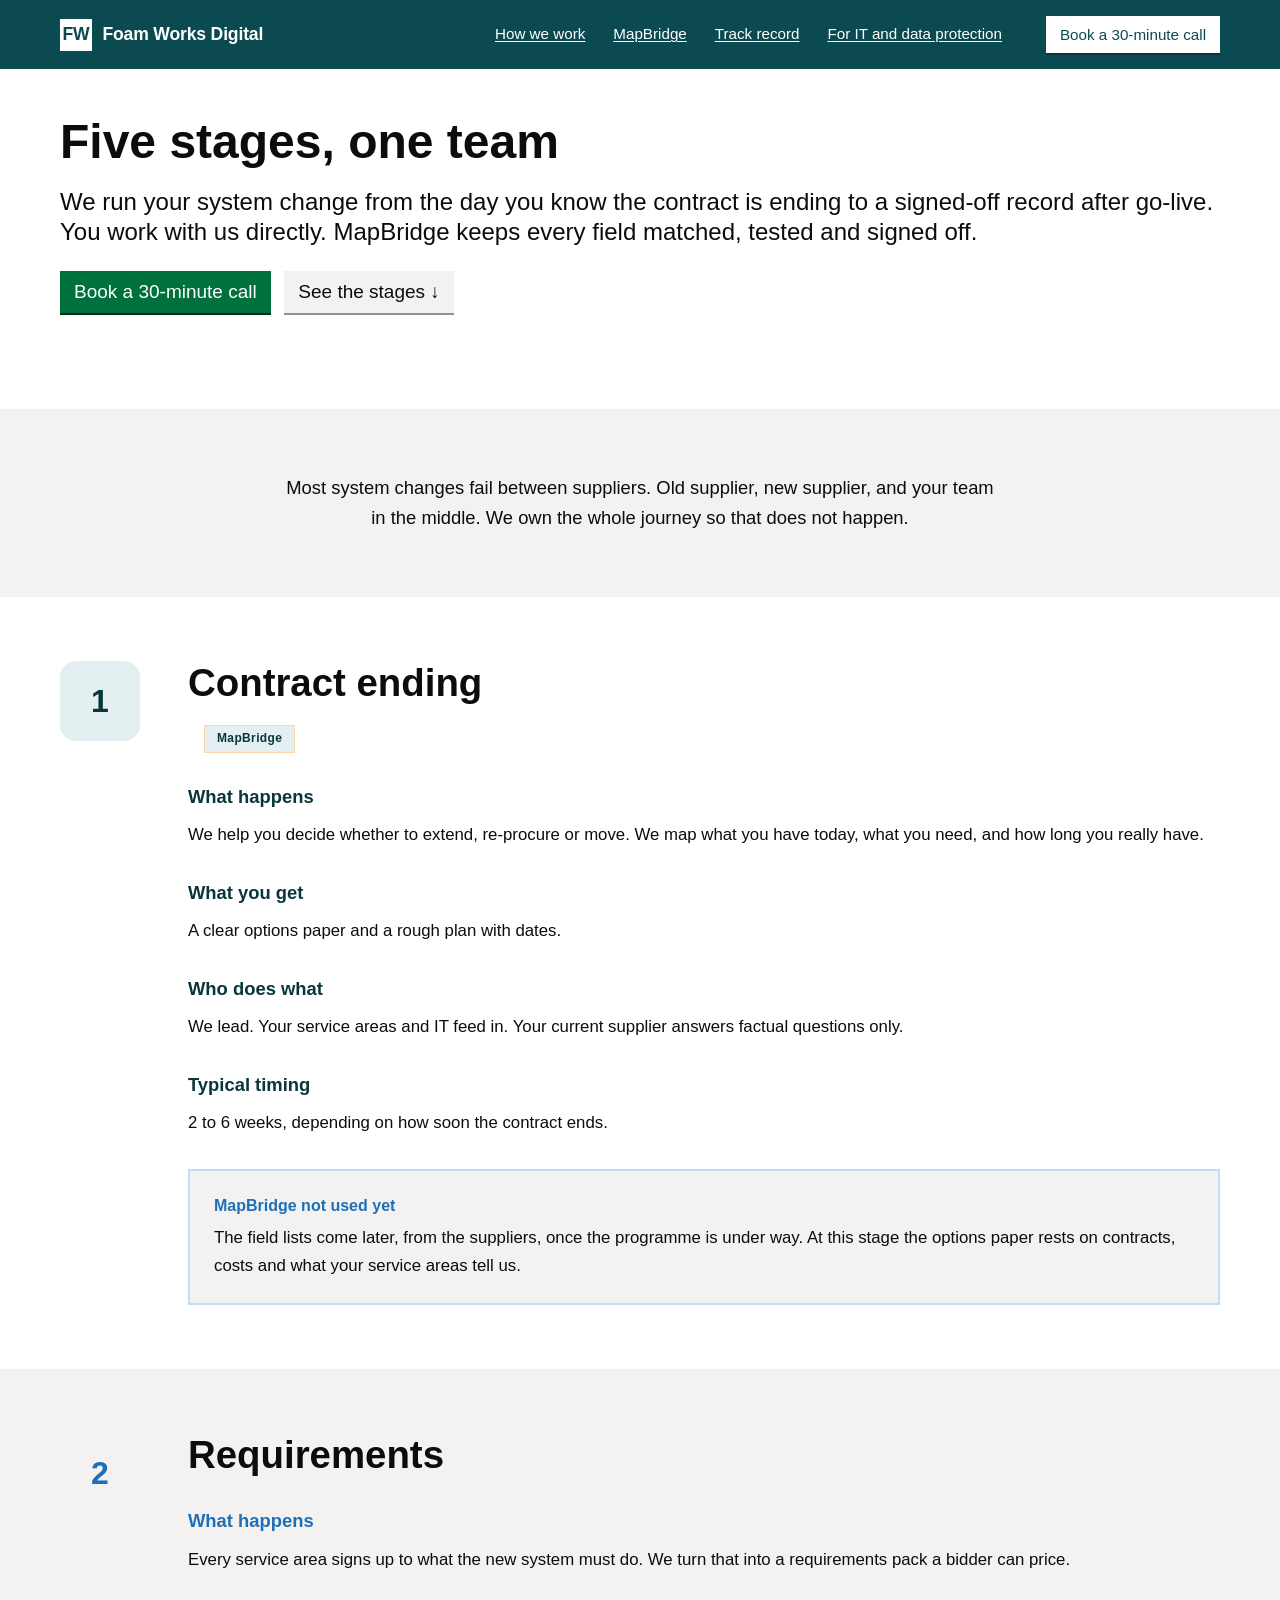
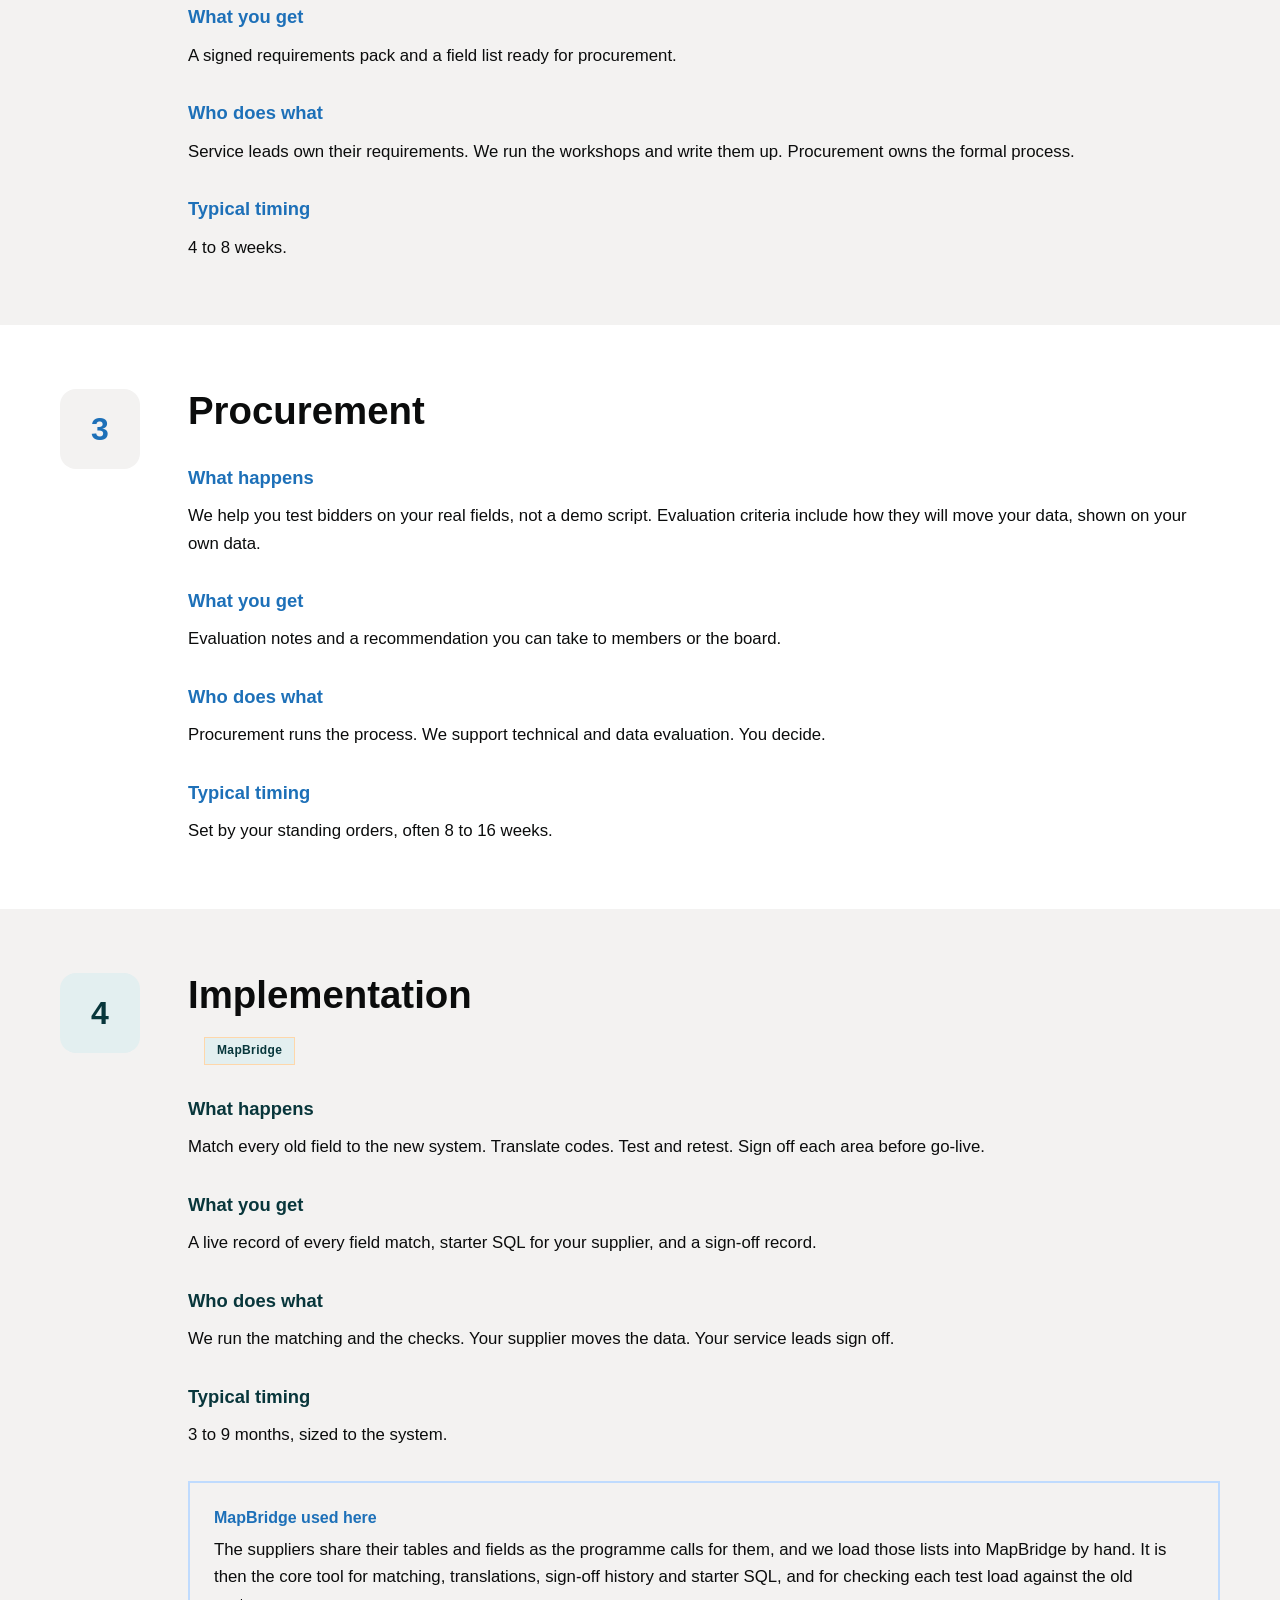
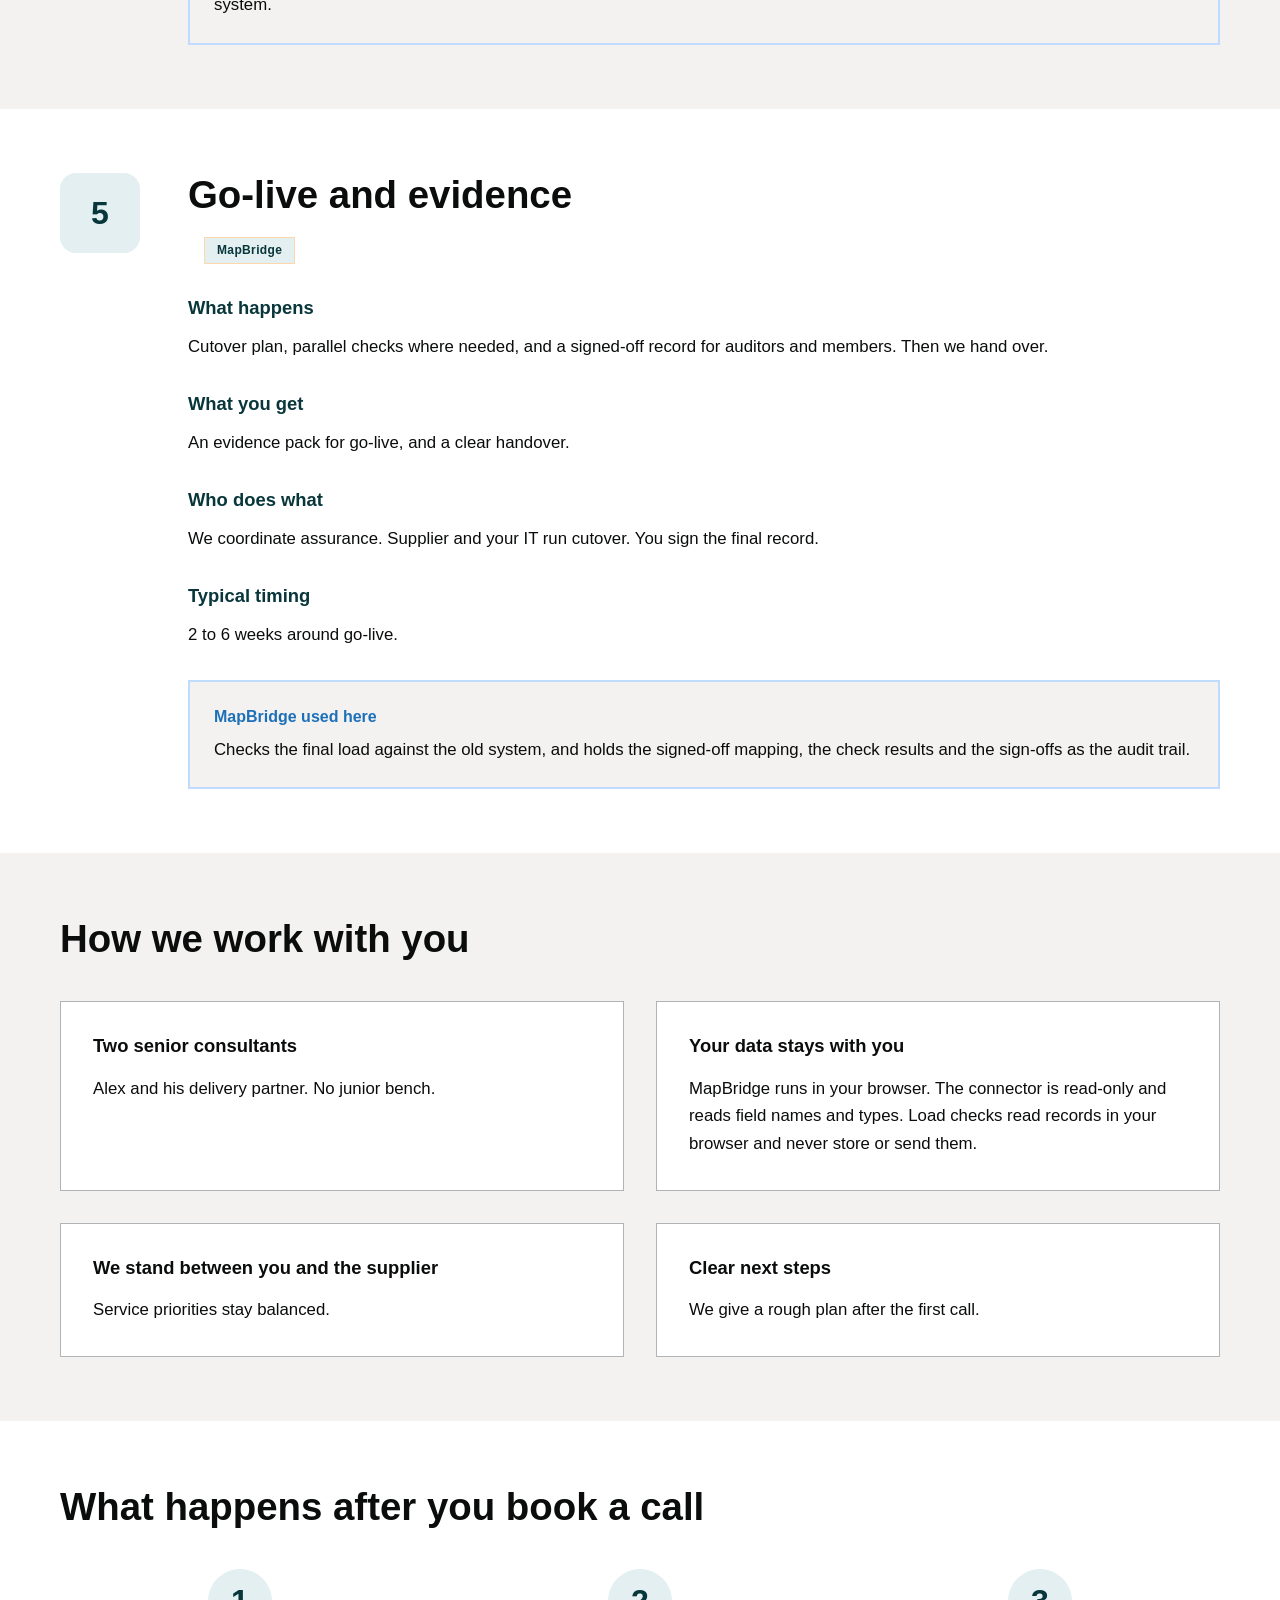
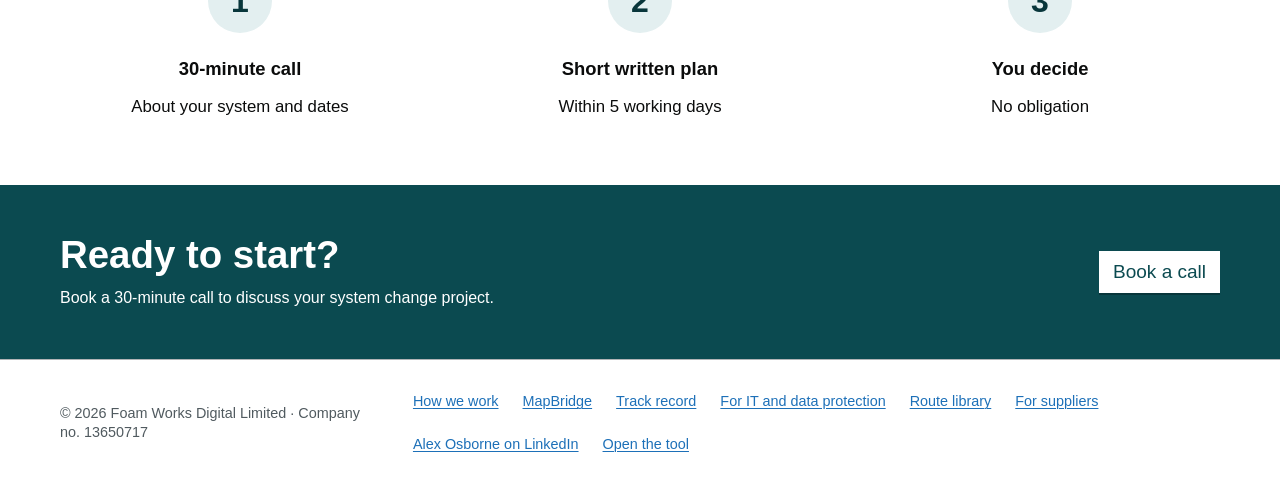
<file: how-we-work.html>
<!DOCTYPE html>
<html lang="en">
<head>
  <meta charset="UTF-8">
  <meta http-equiv="Content-Security-Policy" content="default-src 'self'; script-src 'self'; style-src 'self' 'unsafe-inline'; img-src 'self' data:; media-src 'self'; font-src 'self'; connect-src 'self'; object-src 'none'; base-uri 'self'; form-action 'self'; upgrade-insecure-requests">
  <meta name="referrer" content="strict-origin-when-cross-origin">
  <meta name="viewport" content="width=device-width, initial-scale=1.0">
  
  <title>How we work – Foam Works Digital</title>
  <meta name="description" content="Our five-stage approach to system change: from contract ending to a signed-off record after go-live.">
  
  <link rel="icon" type="image/svg+xml" href="data:image/svg+xml,<svg xmlns='http://www.w3.org/2000/svg' viewBox='0 0 100 100'><rect width='100' height='100' rx='22' fill='%23F97316'/><text x='50' y='67' font-family='Arial,sans-serif' font-size='46' font-weight='700' text-anchor='middle' fill='white'>FW</text></svg>">
  <link rel="canonical" href="https://hyperalz.github.io/Migration-tool/how-we-work.html">
  <link rel="stylesheet" href="styles.css">
</head>
<body>
  <a href="#main" class="skip-link">Skip to main content</a>

  <!-- Navigation -->
  <nav>
    <div class="wrap nav-inner">
      <a href="index.html" class="logo">
        <div class="logo-mark">FW</div>
        Foam Works Digital
      </a>
      <div class="nav-links" id="nav-links">
        <a href="how-we-work.html">How we work</a>
        <a href="mapbridge.html">MapBridge</a>
        <a href="case-studies.html">Track record</a>
        <a href="it-and-dpo.html">For IT and data protection</a>
        <!-- TODO: Replace with real booking link when available -->
        <a href="https://www.linkedin.com/in/alexosfwd/" class="btn btn-primary" style="margin-left: 1rem;">Book a 30-minute call</a>
      </div>
      <button class="mobile-menu-btn" id="mobile-menu-btn" aria-label="Menu" aria-expanded="false" aria-controls="nav-links">
        <svg width="24" height="24" viewBox="0 0 24 24" fill="none" stroke="currentColor" stroke-width="2">
          <line x1="3" y1="12" x2="21" y2="12"></line>
          <line x1="3" y1="6" x2="21" y2="6"></line>
          <line x1="3" y1="18" x2="21" y2="18"></line>
        </svg>
      </button>
    </div>
  </nav>

  <main id="main">

  <!-- Hero -->
  <header class="hero">
    <div class="wrap">
      <h1>Five stages, one team</h1>
      <p class="lead">We run your system change from the day you know the contract is ending to a signed-off record after go-live. You work with us directly. MapBridge keeps every field matched, tested and signed off.</p>
      <div class="hero-actions">
        <!-- TODO: Replace with real booking link -->
        <a href="https://www.linkedin.com/in/alexosfwd/" class="btn btn-primary">Book a 30-minute call</a>
        <a href="#stage-1" class="btn btn-secondary">See the stages ↓</a>
      </div>
    </div>
  </header>

  <!-- Intro -->
  <section class="section-grey">
    <div class="wrap">
      <p style="font-size: 1.15rem; text-align: center; max-width: 720px; margin: 0 auto; color: var(--text);">
        Most system changes fail between suppliers. Old supplier, new supplier, and your team in the middle. We own the whole journey so that does not happen.
      </p>
    </div>
  </section>

  <!-- Stage 1 -->
  <section class="section-white" id="stage-1">
    <div class="wrap">
      <div style="display: grid; grid-template-columns: auto 1fr; gap: 3rem; align-items: start;">
        <div style="width: 80px; height: 80px; border-radius: 16px; background: var(--orange-light); display: flex; align-items: center; justify-content: center; font-size: 2rem; font-weight: 800; color: var(--orange-dark);">1</div>
        <div>
          <h2>Contract ending</h2>
          <span class="mapbridge-badge" style="font-size: 0.75rem; margin-left: 1rem;">MapBridge</span>
          
          <div style="display: grid; gap: 2rem; margin-top: 2rem;">
            <div>
              <h3 style="color: var(--orange-dark); margin-bottom: 0.75rem;">What happens</h3>
              <p>We help you decide whether to extend, re-procure or move. We map what you have today, what you need, and how long you really have.</p>
            </div>
            
            <div>
              <h3 style="color: var(--orange-dark); margin-bottom: 0.75rem;">What you get</h3>
              <p>A clear options paper and a rough plan with dates.</p>
            </div>
            
            <div>
              <h3 style="color: var(--orange-dark); margin-bottom: 0.75rem;">Who does what</h3>
              <p>We lead. Your service areas and IT feed in. Your current supplier answers factual questions only.</p>
            </div>
            
            <div>
              <h3 style="color: var(--orange-dark); margin-bottom: 0.75rem;">Typical timing</h3>
              <p>2 to 6 weeks, depending on how soon the contract ends.</p>
            </div>
            
            <div style="background: var(--blue-light); border: 2px solid #bfdbfe; border-radius: var(--radius); padding: 1.5rem;">
              <h4 style="color: var(--blue); margin-bottom: 0.5rem; font-size: 1rem;">MapBridge not used yet</h4>
              <p style="margin: 0;">The field lists come later, from the suppliers, once the programme is under way. At this stage the options paper rests on contracts, costs and what your service areas tell us.</p>
            </div>
          </div>
        </div>
      </div>
    </div>
  </section>

  <!-- Stage 2 -->
  <section class="section-grey" id="stage-2">
    <div class="wrap">
      <div style="display: grid; grid-template-columns: auto 1fr; gap: 3rem; align-items: start;">
        <div style="width: 80px; height: 80px; border-radius: 16px; background: var(--blue-light); display: flex; align-items: center; justify-content: center; font-size: 2rem; font-weight: 800; color: var(--blue);">2</div>
        <div>
          <h2>Requirements</h2>
          
          <div style="display: grid; gap: 2rem; margin-top: 2rem;">
            <div>
              <h3 style="color: var(--blue); margin-bottom: 0.75rem;">What happens</h3>
              <p>Every service area signs up to what the new system must do. We turn that into a requirements pack a bidder can price.</p>
            </div>
            
            <div>
              <h3 style="color: var(--blue); margin-bottom: 0.75rem;">What you get</h3>
              <p>A signed requirements pack and a field list ready for procurement.</p>
            </div>
            
            <div>
              <h3 style="color: var(--blue); margin-bottom: 0.75rem;">Who does what</h3>
              <p>Service leads own their requirements. We run the workshops and write them up. Procurement owns the formal process.</p>
            </div>
            
            <div>
              <h3 style="color: var(--blue); margin-bottom: 0.75rem;">Typical timing</h3>
              <p>4 to 8 weeks.</p>
            </div>
          </div>
        </div>
      </div>
    </div>
  </section>

  <!-- Stage 3 -->
  <section class="section-white" id="stage-3">
    <div class="wrap">
      <div style="display: grid; grid-template-columns: auto 1fr; gap: 3rem; align-items: start;">
        <div style="width: 80px; height: 80px; border-radius: 16px; background: var(--blue-light); display: flex; align-items: center; justify-content: center; font-size: 2rem; font-weight: 800; color: var(--blue);">3</div>
        <div>
          <h2>Procurement</h2>
          
          <div style="display: grid; gap: 2rem; margin-top: 2rem;">
            <div>
              <h3 style="color: var(--blue); margin-bottom: 0.75rem;">What happens</h3>
              <p>We help you test bidders on your real fields, not a demo script. Evaluation criteria include how they will move your data, shown on your own data.</p>
            </div>
            
            <div>
              <h3 style="color: var(--blue); margin-bottom: 0.75rem;">What you get</h3>
              <p>Evaluation notes and a recommendation you can take to members or the board.</p>
            </div>
            
            <div>
              <h3 style="color: var(--blue); margin-bottom: 0.75rem;">Who does what</h3>
              <p>Procurement runs the process. We support technical and data evaluation. You decide.</p>
            </div>
            
            <div>
              <h3 style="color: var(--blue); margin-bottom: 0.75rem;">Typical timing</h3>
              <p>Set by your standing orders, often 8 to 16 weeks.</p>
            </div>
          </div>
        </div>
      </div>
    </div>
  </section>

  <!-- Stage 4 -->
  <section class="section-grey" id="stage-4">
    <div class="wrap">
      <div style="display: grid; grid-template-columns: auto 1fr; gap: 3rem; align-items: start;">
        <div style="width: 80px; height: 80px; border-radius: 16px; background: var(--orange-light); display: flex; align-items: center; justify-content: center; font-size: 2rem; font-weight: 800; color: var(--orange-dark);">4</div>
        <div>
          <h2>Implementation</h2>
          <span class="mapbridge-badge" style="font-size: 0.75rem; margin-left: 1rem;">MapBridge</span>
          
          <div style="display: grid; gap: 2rem; margin-top: 2rem;">
            <div>
              <h3 style="color: var(--orange-dark); margin-bottom: 0.75rem;">What happens</h3>
              <p>Match every old field to the new system. Translate codes. Test and retest. Sign off each area before go-live.</p>
            </div>
            
            <div>
              <h3 style="color: var(--orange-dark); margin-bottom: 0.75rem;">What you get</h3>
              <p>A live record of every field match, starter SQL for your supplier, and a sign-off record.</p>
            </div>
            
            <div>
              <h3 style="color: var(--orange-dark); margin-bottom: 0.75rem;">Who does what</h3>
              <p>We run the matching and the checks. Your supplier moves the data. Your service leads sign off.</p>
            </div>
            
            <div>
              <h3 style="color: var(--orange-dark); margin-bottom: 0.75rem;">Typical timing</h3>
              <p>3 to 9 months, sized to the system.</p>
            </div>
            
            <div style="background: var(--blue-light); border: 2px solid #bfdbfe; border-radius: var(--radius); padding: 1.5rem;">
              <h4 style="color: var(--blue); margin-bottom: 0.5rem; font-size: 1rem;">MapBridge used here</h4>
              <p style="margin: 0;">The suppliers share their tables and fields as the programme calls for them, and we load those lists into MapBridge by hand. It is then the core tool for matching, translations, sign-off history and starter SQL, and for checking each test load against the old system.</p>
            </div>
          </div>
        </div>
      </div>
    </div>
  </section>

  <!-- Stage 5 -->
  <section class="section-white" id="stage-5">
    <div class="wrap">
      <div style="display: grid; grid-template-columns: auto 1fr; gap: 3rem; align-items: start;">
        <div style="width: 80px; height: 80px; border-radius: 16px; background: var(--orange-light); display: flex; align-items: center; justify-content: center; font-size: 2rem; font-weight: 800; color: var(--orange-dark);">5</div>
        <div>
          <h2>Go-live and evidence</h2>
          <span class="mapbridge-badge" style="font-size: 0.75rem; margin-left: 1rem;">MapBridge</span>
          
          <div style="display: grid; gap: 2rem; margin-top: 2rem;">
            <div>
              <h3 style="color: var(--orange-dark); margin-bottom: 0.75rem;">What happens</h3>
              <p>Cutover plan, parallel checks where needed, and a signed-off record for auditors and members. Then we hand over.</p>
            </div>
            
            <div>
              <h3 style="color: var(--orange-dark); margin-bottom: 0.75rem;">What you get</h3>
              <p>An evidence pack for go-live, and a clear handover.</p>
            </div>
            
            <div>
              <h3 style="color: var(--orange-dark); margin-bottom: 0.75rem;">Who does what</h3>
              <p>We coordinate assurance. Supplier and your IT run cutover. You sign the final record.</p>
            </div>
            
            <div>
              <h3 style="color: var(--orange-dark); margin-bottom: 0.75rem;">Typical timing</h3>
              <p>2 to 6 weeks around go-live.</p>
            </div>
            
            <div style="background: var(--blue-light); border: 2px solid #bfdbfe; border-radius: var(--radius); padding: 1.5rem;">
              <h4 style="color: var(--blue); margin-bottom: 0.5rem; font-size: 1rem;">MapBridge used here</h4>
              <p style="margin: 0;">Checks the final load against the old system, and holds the signed-off mapping, the check results and the sign-offs as the audit trail.</p>
            </div>
          </div>
        </div>
      </div>
    </div>
  </section>

  <!-- How we work with you -->
  <section class="section-blue-light">
    <div class="wrap">
      <h2>How we work with you</h2>
      <div style="display: grid; grid-template-columns: repeat(2, 1fr); gap: 2rem; margin-top: 2.5rem;">
        <div style="background: white; border: 1px solid var(--line); border-radius: var(--radius); padding: 2rem;">
          <h3 style="margin-bottom: 1rem;">Two senior consultants</h3>
          <p>Alex and his delivery partner. No junior bench.</p>
        </div>
        
        <div style="background: white; border: 1px solid var(--line); border-radius: var(--radius); padding: 2rem;">
          <h3 style="margin-bottom: 1rem;">Your data stays with you</h3>
          <p>MapBridge runs in your browser. The connector is read-only and reads field names and types. Load checks read records in your browser and never store or send them.</p>
        </div>
        
        <div style="background: white; border: 1px solid var(--line); border-radius: var(--radius); padding: 2rem;">
          <h3 style="margin-bottom: 1rem;">We stand between you and the supplier</h3>
          <p>Service priorities stay balanced.</p>
        </div>
        
        <div style="background: white; border: 1px solid var(--line); border-radius: var(--radius); padding: 2rem;">
          <h3 style="margin-bottom: 1rem;">Clear next steps</h3>
          <!-- Pricing removed per requirements -->
          <p>We give a rough plan after the first call.</p>
        </div>
      </div>
    </div>
  </section>

  <!-- What happens after you book -->
  <section class="section-white">
    <div class="wrap">
      <h2>What happens after you book a call</h2>
      <div style="display: grid; grid-template-columns: repeat(3, 1fr); gap: 2.5rem; margin-top: 2.5rem;">
        <div style="text-align: center;">
          <div style="width: 64px; height: 64px; border-radius: 50%; background: var(--orange-light); display: flex; align-items: center; justify-content: center; margin: 0 auto 1.5rem; font-size: 2rem; font-weight: 800; color: var(--orange-dark);">1</div>
          <h3 style="margin-bottom: 0.75rem;">30-minute call</h3>
          <p>About your system and dates</p>
        </div>
        
        <div style="text-align: center;">
          <div style="width: 64px; height: 64px; border-radius: 50%; background: var(--orange-light); display: flex; align-items: center; justify-content: center; margin: 0 auto 1.5rem; font-size: 2rem; font-weight: 800; color: var(--orange-dark);">2</div>
          <h3 style="margin-bottom: 0.75rem;">Short written plan</h3>
          <p>Within 5 working days</p>
        </div>
        
        <div style="text-align: center;">
          <div style="width: 64px; height: 64px; border-radius: 50%; background: var(--orange-light); display: flex; align-items: center; justify-content: center; margin: 0 auto 1.5rem; font-size: 2rem; font-weight: 800; color: var(--orange-dark);">3</div>
          <h3 style="margin-bottom: 0.75rem;">You decide</h3>
          <p>No obligation</p>
        </div>
      </div>
    </div>
  </section>

  <!-- CTA -->
  <section class="section-orange" style="padding: 3rem 0;">
    <div class="wrap cta-band">
      <div>
        <h2>Ready to start?</h2>
        <p>Book a 30-minute call to discuss your system change project.</p>
      </div>
      <!-- TODO: Replace with real booking link -->
      <a href="https://www.linkedin.com/in/alexosfwd/" class="btn btn-white">Book a call</a>
    </div>
  </section>

  </main>

  <!-- Footer -->
  <footer>
    <div class="wrap footer-inner">
      <div>© 2026 Foam Works Digital Limited · Company no. 13650717</div>
      <div class="footer-links">
        <a href="how-we-work.html">How we work</a>
        <a href="mapbridge.html">MapBridge</a>
        <a href="case-studies.html">Track record</a>
        <a href="it-and-dpo.html">For IT and data protection</a>
        <a href="library.html">Route library</a>
        <a href="app.html#/suppliers">For suppliers</a>
        <a href="https://www.linkedin.com/in/alexosfwd/">Alex Osborne on LinkedIn</a>
        <a href="app.html">Open the tool</a>
      </div>
    </div>
  </footer>

  <script src="js/site.js"></script>
</body>
</html>
</file>
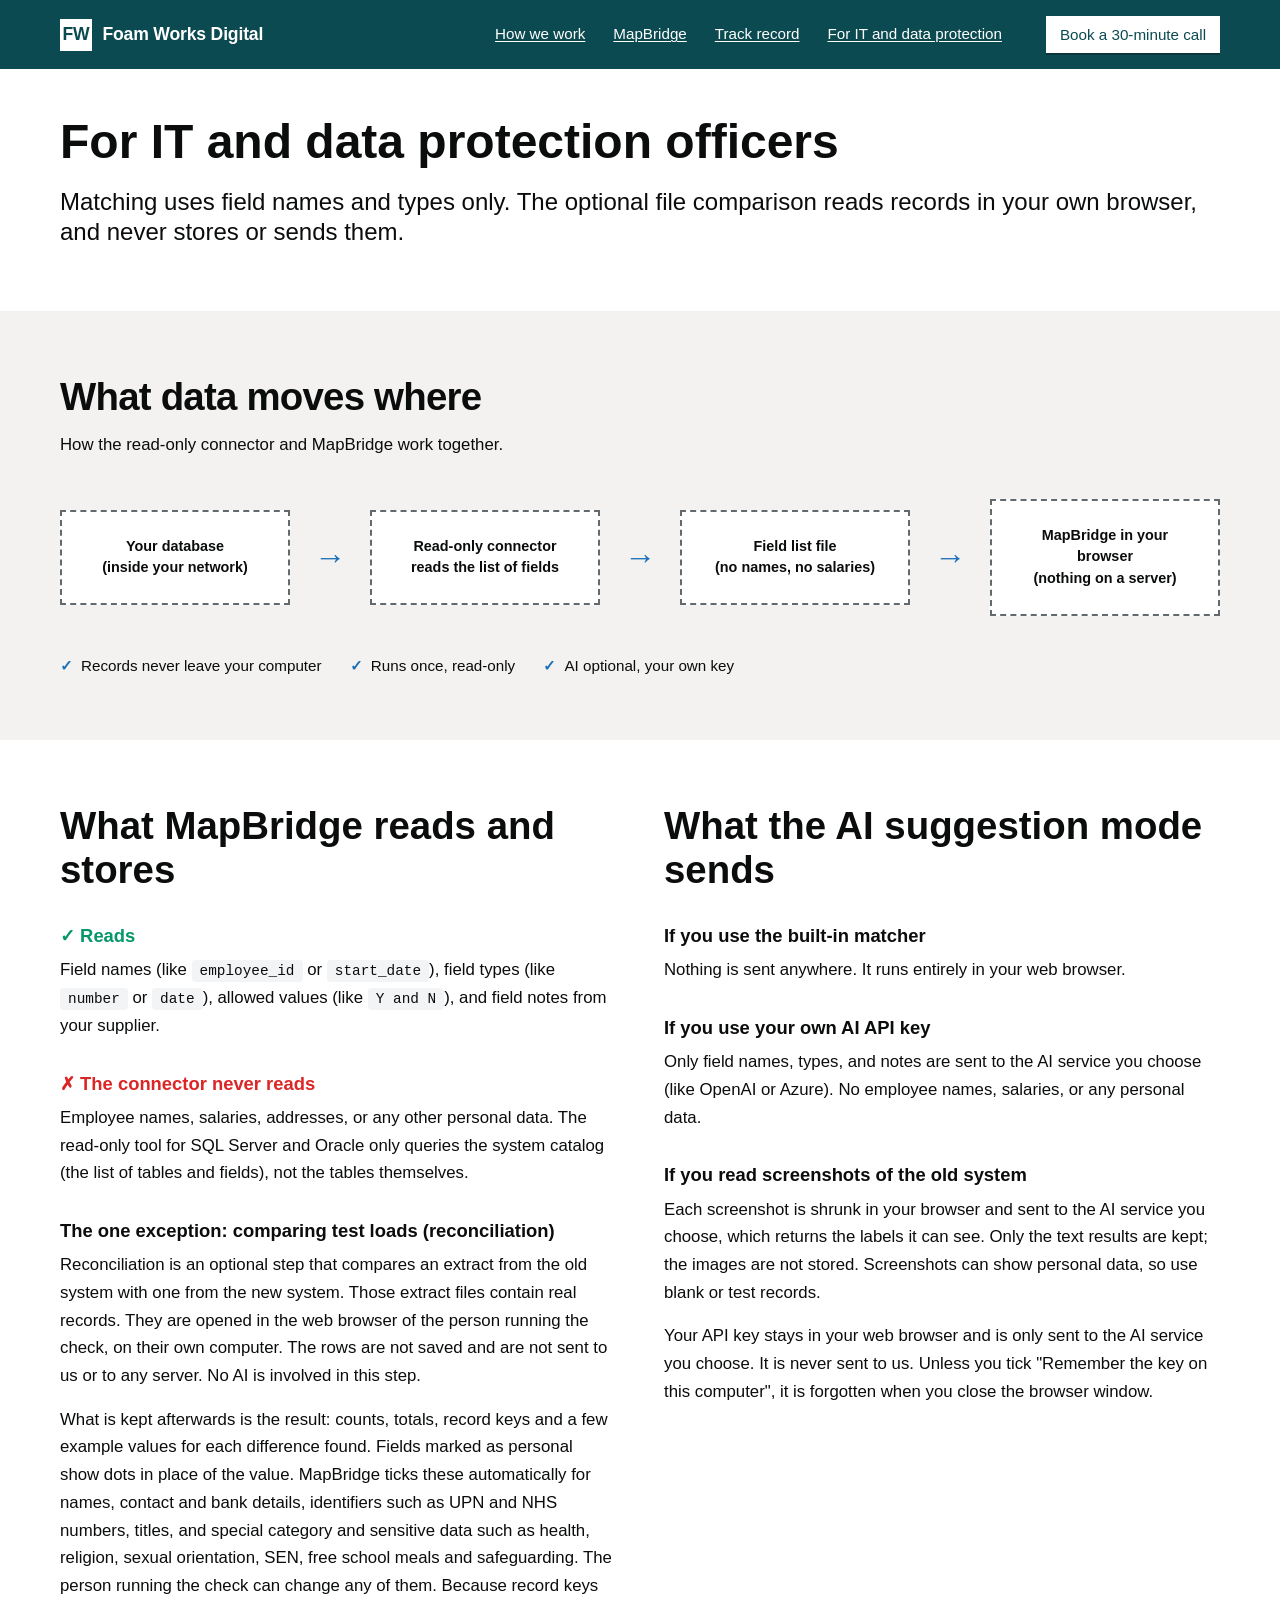
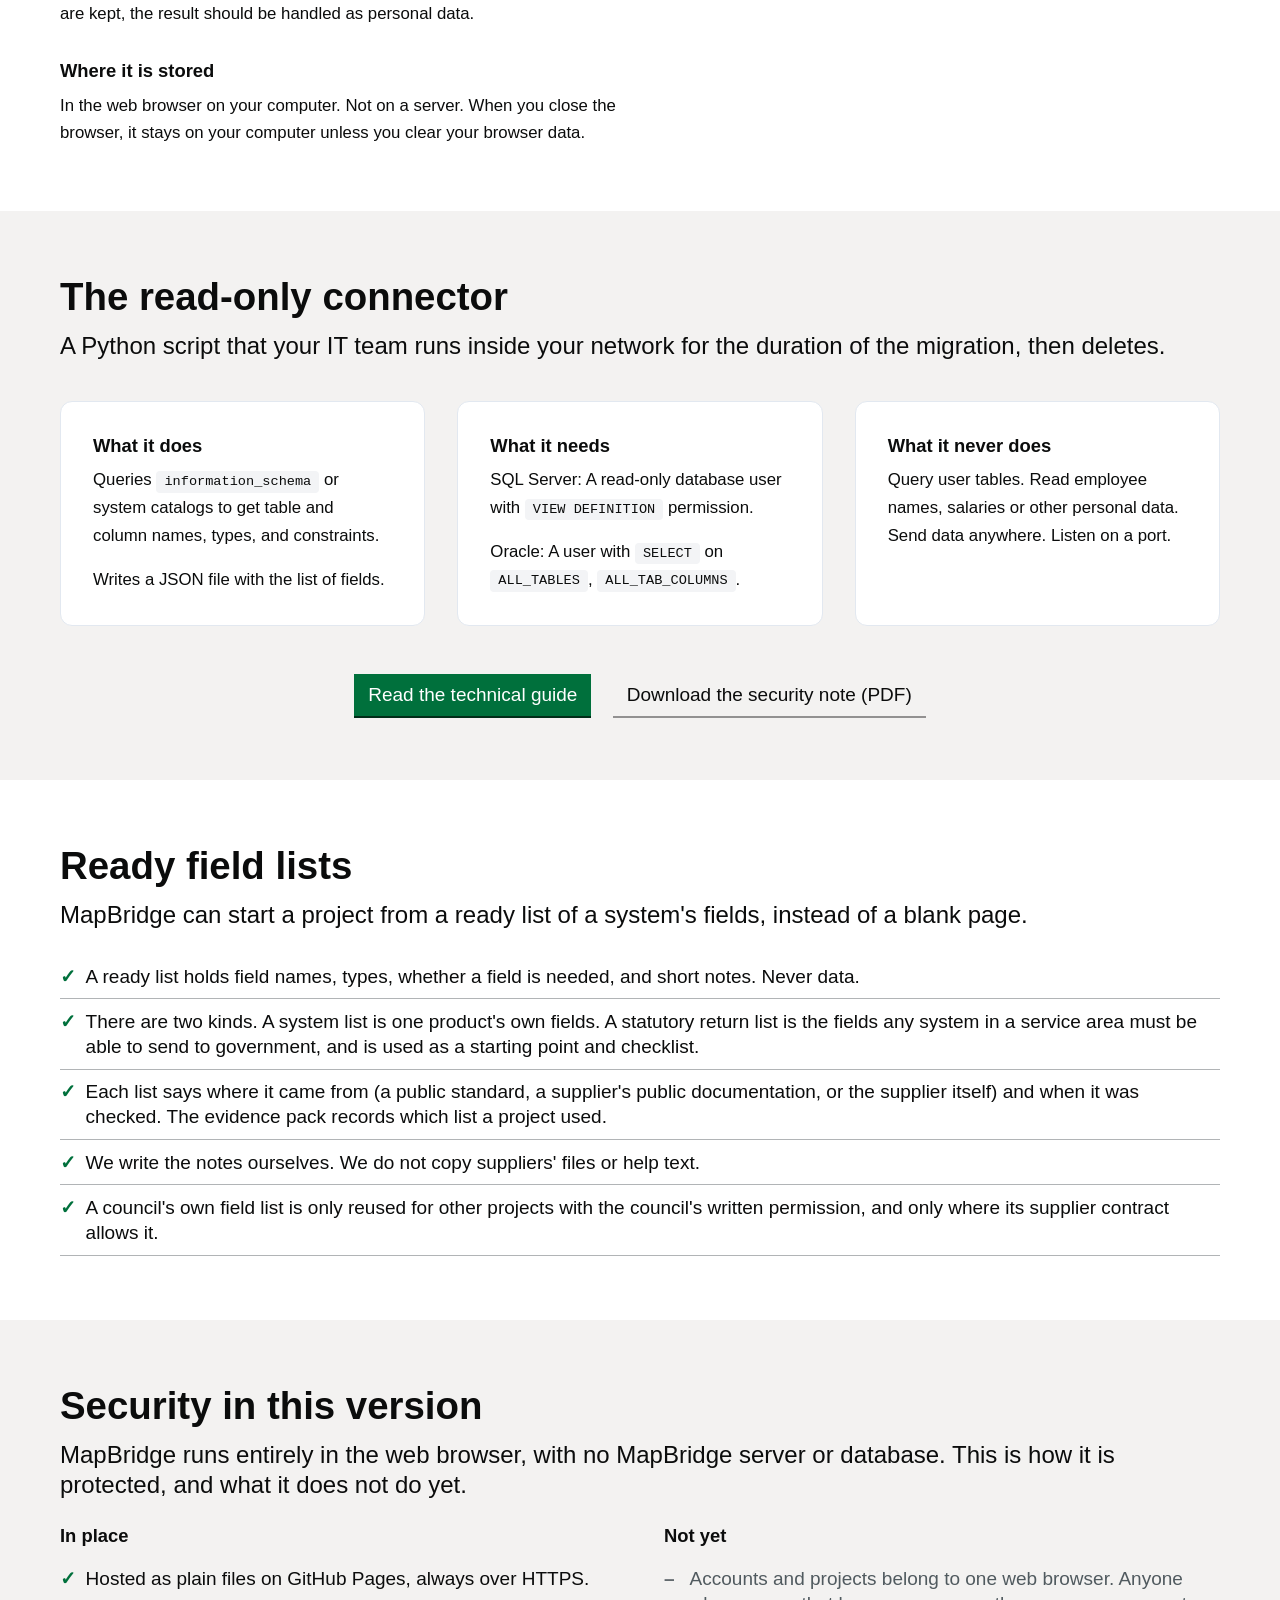
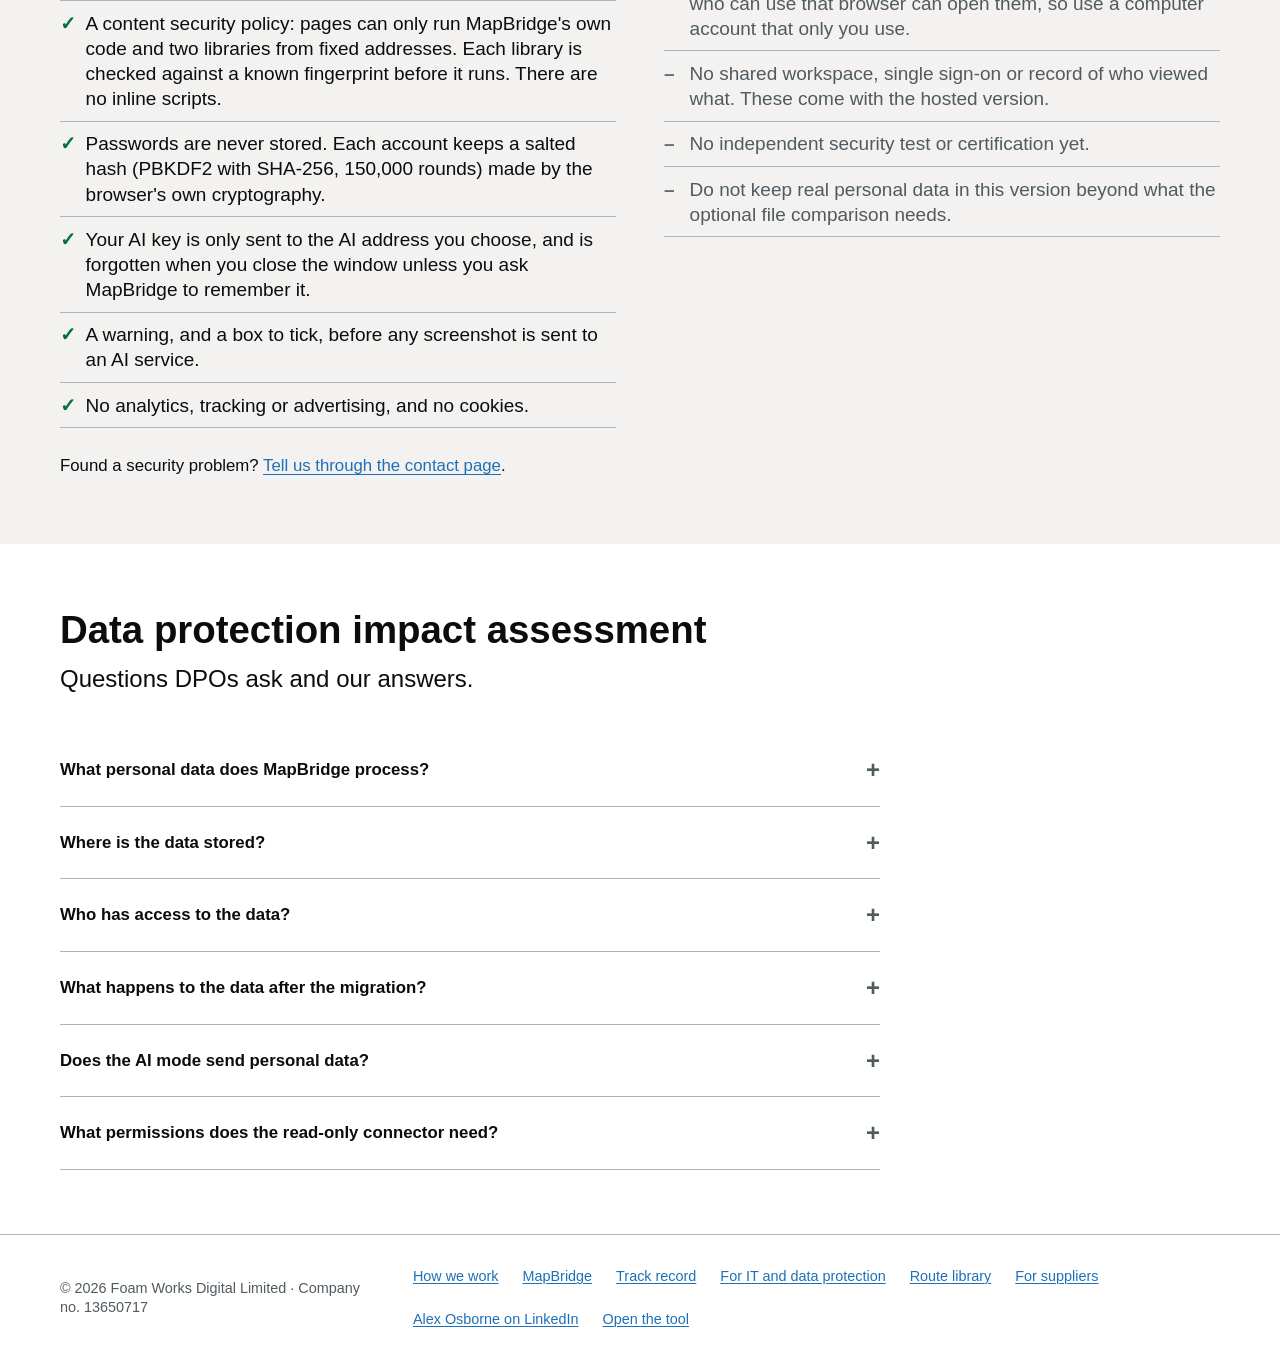
<file: it-and-dpo.html>
<!DOCTYPE html>
<html lang="en">
<head>
  <meta charset="UTF-8">
  <meta http-equiv="Content-Security-Policy" content="default-src 'self'; script-src 'self'; style-src 'self' 'unsafe-inline'; img-src 'self' data:; media-src 'self'; font-src 'self'; connect-src 'self'; object-src 'none'; base-uri 'self'; form-action 'self'; upgrade-insecure-requests">
  <meta name="referrer" content="strict-origin-when-cross-origin">
  <meta name="viewport" content="width=device-width, initial-scale=1.0">
  
  <title>For IT and data protection officers – Foam Works Digital</title>
  <meta name="description" content="Security and data flow information for IT teams and DPOs. What data moves where, what MapBridge reads, and how the read-only connector works.">
  
  <link rel="icon" type="image/svg+xml" href="data:image/svg+xml,<svg xmlns='http://www.w3.org/2000/svg' viewBox='0 0 100 100'><rect width='100' height='100' rx='22' fill='%23F97316'/><text x='50' y='67' font-family='Arial,sans-serif' font-size='46' font-weight='700' text-anchor='middle' fill='white'>FW</text></svg>">
  <link rel="canonical" href="https://hyperalz.github.io/Migration-tool/it-and-dpo.html">
  <link rel="stylesheet" href="styles.css">
</head>
<body>
  <a href="#main" class="skip-link">Skip to main content</a>

  <!-- Navigation -->
  <nav>
    <div class="wrap nav-inner">
      <a href="index.html" class="logo">
        <div class="logo-mark">FW</div>
        Foam Works Digital
      </a>
      <div class="nav-links" id="nav-links">
        <a href="how-we-work.html">How we work</a>
        <a href="mapbridge.html">MapBridge</a>
        <a href="case-studies.html">Track record</a>
        <a href="it-and-dpo.html">For IT and data protection</a>
        <!-- TODO: Replace with real booking link -->
        <a href="https://www.linkedin.com/in/alexosfwd/" class="btn btn-primary" style="margin-left: 1rem;">Book a 30-minute call</a>
      </div>
      <button class="mobile-menu-btn" id="mobile-menu-btn" aria-label="Menu" aria-expanded="false" aria-controls="nav-links">
        <svg width="24" height="24" viewBox="0 0 24 24" fill="none" stroke="currentColor" stroke-width="2">
          <line x1="3" y1="12" x2="21" y2="12"></line>
          <line x1="3" y1="6" x2="21" y2="6"></line>
          <line x1="3" y1="18" x2="21" y2="18"></line>
        </svg>
      </button>
    </div>
  </nav>

  <main id="main">

  <!-- Hero -->
  <header class="hero">
    <div class="wrap">
      <h1>For IT and data protection officers</h1>
      <p class="lead">Matching uses field names and types only. The optional file comparison reads records in your own browser, and never stores or sends them.</p>
    </div>
  </header>

  <!-- Data Flow -->
  <section class="section-blue-light">
    <div class="wrap">
      <div class="section-head">
        <h2>What data moves where</h2>
        <p>How the read-only connector and MapBridge work together.</p>
      </div>
      <div class="data-flow">
        <div class="flow-box">
          Your database<br>(inside your network)
        </div>
        <div class="flow-arrow">→</div>
        <div class="flow-box">
          Read-only connector<br>reads the list of fields
        </div>
        <div class="flow-arrow">→</div>
        <div class="flow-box">
          Field list file<br>(no names, no salaries)
        </div>
        <div class="flow-arrow">→</div>
        <div class="flow-box">
          MapBridge in your browser<br>(nothing on a server)
        </div>
      </div>
      <div class="flow-checks">
        <span>Records never leave your computer</span>
        <span>Runs once, read-only</span>
        <span>AI optional, your own key</span>
      </div>
    </div>
  </section>

  <!-- What MapBridge reads -->
  <section class="section-white">
    <div class="wrap">
      <div class="dpo-two">
        <div>
          <h2>What MapBridge reads and stores</h2>
          <h3 style="margin-top: 2rem; color: #059669;">✓ Reads</h3>
          <p>Field names (like <code style="background: #f3f4f6; padding: 0.2rem 0.5rem; border-radius: 4px; font-size: 0.9rem;">employee_id</code> or <code style="background: #f3f4f6; padding: 0.2rem 0.5rem; border-radius: 4px; font-size: 0.9rem;">start_date</code>), field types (like <code style="background: #f3f4f6; padding: 0.2rem 0.5rem; border-radius: 4px; font-size: 0.9rem;">number</code> or <code style="background: #f3f4f6; padding: 0.2rem 0.5rem; border-radius: 4px; font-size: 0.9rem;">date</code>), allowed values (like <code style="background: #f3f4f6; padding: 0.2rem 0.5rem; border-radius: 4px; font-size: 0.9rem;">Y and N</code>), and field notes from your supplier.</p>
          
          <h3 style="margin-top: 2rem; color: #dc2626;">✗ The connector never reads</h3>
          <p>Employee names, salaries, addresses, or any other personal data. The read-only tool for SQL Server and Oracle only queries the system catalog (the list of tables and fields), not the tables themselves.</p>

          <h3 style="margin-top: 2rem;">The one exception: comparing test loads (reconciliation)</h3>
          <p>Reconciliation is an optional step that compares an extract from the old system with one from the new system. Those extract files contain real records. They are opened in the web browser of the person running the check, on their own computer. The rows are not saved and are not sent to us or to any server. No AI is involved in this step.</p>
          <p>What is kept afterwards is the result: counts, totals, record keys and a few example values for each difference found. Fields marked as personal show dots in place of the value. MapBridge ticks these automatically for names, contact and bank details, identifiers such as UPN and NHS numbers, titles, and special category and sensitive data such as health, religion, sexual orientation, SEN, free school meals and safeguarding. The person running the check can change any of them. Because record keys are kept, the result should be handled as personal data.</p>
          
          <h3 style="margin-top: 2rem;">Where it is stored</h3>
          <p>In the web browser on your computer. Not on a server. When you close the browser, it stays on your computer unless you clear your browser data.</p>
        </div>
        
        <div>
          <h2>What the AI suggestion mode sends</h2>
          <h3 style="margin-top: 2rem;">If you use the built-in matcher</h3>
          <p>Nothing is sent anywhere. It runs entirely in your web browser.</p>
          
          <h3 style="margin-top: 2rem;">If you use your own AI API key</h3>
          <p>Only field names, types, and notes are sent to the AI service you choose (like OpenAI or Azure). No employee names, salaries, or any personal data.</p>
          <h3 style="margin-top: 2rem;">If you read screenshots of the old system</h3>
          <p>Each screenshot is shrunk in your browser and sent to the AI service you choose, which returns the labels it can see. Only the text results are kept; the images are not stored. Screenshots can show personal data, so use blank or test records.</p>
          <p>Your API key stays in your web browser and is only sent to the AI service you choose. It is never sent to us. Unless you tick "Remember the key on this computer", it is forgotten when you close the browser window.</p>
        </div>
      </div>
    </div>
  </section>

  <!-- Read-only connector -->
  <section class="section-grey">
    <div class="wrap">
      <h2>The read-only connector</h2>
      <p class="lead">A Python script that your IT team runs inside your network for the duration of the migration, then deletes.</p>
      
      <div class="dpo-three">
        <div style="background: white; border: 1px solid #e2e8f0; border-radius: 12px; padding: 2rem;">
          <h3>What it does</h3>
          <p>Queries <code style="background: #f3f4f6; padding: 0.2rem 0.5rem; border-radius: 4px; font-size: 0.85rem;">information_schema</code> or system catalogs to get table and column names, types, and constraints.</p>
          <p style="margin-top: 1rem;">Writes a JSON file with the list of fields.</p>
        </div>
        
        <div style="background: white; border: 1px solid #e2e8f0; border-radius: 12px; padding: 2rem;">
          <h3>What it needs</h3>
          <p>SQL Server: A read-only database user with <code style="background: #f3f4f6; padding: 0.2rem 0.5rem; border-radius: 4px; font-size: 0.85rem;">VIEW DEFINITION</code> permission.</p>
          <p style="margin-top: 1rem;">Oracle: A user with <code style="background: #f3f4f6; padding: 0.2rem 0.5rem; border-radius: 4px; font-size: 0.85rem;">SELECT</code> on <code style="background: #f3f4f6; padding: 0.2rem 0.5rem; border-radius: 4px; font-size: 0.85rem;">ALL_TABLES</code>, <code style="background: #f3f4f6; padding: 0.2rem 0.5rem; border-radius: 4px; font-size: 0.85rem;">ALL_TAB_COLUMNS</code>.</p>
        </div>
        
        <div style="background: white; border: 1px solid #e2e8f0; border-radius: 12px; padding: 2rem;">
          <h3>What it never does</h3>
          <p>Query user tables. Read employee names, salaries or other personal data. Send data anywhere. Listen on a port.</p>
        </div>
      </div>

      <div style="margin-top: 3rem; text-align: center;">
        <a href="https://github.com/hyperalz/Migration-tool/blob/main/connector/README.md" class="btn btn-primary">Read the technical guide</a>
        <a href="assets/mapbridge-security-note.pdf" class="btn btn-secondary" style="margin-left: 1rem;">Download the security note (PDF)</a>
      </div>
    </div>
  </section>

  <!-- Ready field lists -->
  <section id="ready-field-lists">
    <div class="wrap">
      <h2>Ready field lists</h2>
      <p class="lead">MapBridge can start a project from a ready list of a system's fields, instead of a blank page.</p>
      <ul class="mb-list" style="margin-top:1rem">
        <li>A ready list holds field names, types, whether a field is needed, and short notes. Never data.</li>
        <li>There are two kinds. A system list is one product's own fields. A statutory return list is the fields any system in a service area must be able to send to government, and is used as a starting point and checklist.</li>
        <li>Each list says where it came from (a public standard, a supplier's public documentation, or the supplier itself) and when it was checked. The evidence pack records which list a project used.</li>
        <li>We write the notes ourselves. We do not copy suppliers' files or help text.</li>
        <li>A council's own field list is only reused for other projects with the council's written permission, and only where its supplier contract allows it.</li>
      </ul>
    </div>
  </section>

  <!-- Security in this version -->
  <section class="section-grey" id="security">
    <div class="wrap">
      <h2>Security in this version</h2>
      <p class="lead">MapBridge runs entirely in the web browser, with no MapBridge server or database. This is how it is protected, and what it does not do yet.</p>
      <div class="mb-two" style="margin-top:1.5rem">
        <div>
          <h3>In place</h3>
          <ul class="mb-list">
            <li>Hosted as plain files on GitHub Pages, always over HTTPS.</li>
            <li>A content security policy: pages can only run MapBridge's own code and two libraries from fixed addresses. Each library is checked against a known fingerprint before it runs. There are no inline scripts.</li>
            <li>Passwords are never stored. Each account keeps a salted hash (PBKDF2 with SHA-256, 150,000 rounds) made by the browser's own cryptography.</li>
            <li>Your AI key is only sent to the AI address you choose, and is forgotten when you close the window unless you ask MapBridge to remember it.</li>
            <li>A warning, and a box to tick, before any screenshot is sent to an AI service.</li>
            <li>No analytics, tracking or advertising, and no cookies.</li>
          </ul>
        </div>
        <div>
          <h3>Not yet</h3>
          <ul class="mb-list mb-muted">
            <li>Accounts and projects belong to one web browser. Anyone who can use that browser can open them, so use a computer account that only you use.</li>
            <li>No shared workspace, single sign-on or record of who viewed what. These come with the hosted version.</li>
            <li>No independent security test or certification yet.</li>
            <li>Do not keep real personal data in this version beyond what the optional file comparison needs.</li>
          </ul>
        </div>
      </div>
      <p style="margin-top:1.5rem">Found a security problem? <a href="contact.html">Tell us through the contact page</a>.</p>
    </div>
  </section>

  <!-- DPIA questions -->
  <section class="section-white">
    <div class="wrap">
      <h2>Data protection impact assessment</h2>
      <p class="lead">Questions DPOs ask and our answers.</p>
      
      <div class="faq-list" style="margin-top: 2.5rem;">
        <details>
          <summary>What personal data does MapBridge process?</summary>
          <p>For field matching and sign-off: none. MapBridge works from field names, field types, allowed values, and field descriptions.</p>
          <p>The optional step that compares test loads is different. It opens extract files that contain real records, in the browser of the person running the check. Rows are not saved or sent anywhere. The stored result holds counts, totals, record keys and a few example values, with fields marked as personal masked. Treat that result as personal data, and decide who in your organisation runs this step.</p>
        </details>
        
        <details>
          <summary>Where is the data stored?</summary>
          <p>In the web browser on the user's computer, using browser localStorage. No data is sent to a server or stored in the cloud.</p>
        </details>
        
        <details>
          <summary>Who has access to the data?</summary>
          <p>Only the person using that web browser. There is no server, no database, and no shared workspace in the current version.</p>
        </details>
        
        <details>
          <summary>What happens to the data after the migration?</summary>
          <p>It stays in the browser unless the user clears their browser data. We recommend exporting the final signed-off report as a PDF or CSV, then clearing the browser data.</p>
        </details>
        
        <details>
          <summary>Does the AI mode send personal data?</summary>
          <p>Matching suggestions send only field names, types and notes, never records. Reading screenshots is different: each picture is sent to the AI service you choose, so a screenshot that shows a real person sends their details too. MapBridge warns about this and asks the user to confirm before any picture is sent. Use blank screens or test records, or a model that runs on your own computer. Both AI features are optional and use your own key.</p>
        </details>
        
        <details>
          <summary>What permissions does the read-only connector need?</summary>
          <p>SQL Server: VIEW DEFINITION on the database. Oracle: SELECT on ALL_TABLES, ALL_TAB_COLUMNS, ALL_CONSTRAINTS. It queries the system catalog only, never user tables.</p>
        </details>
      </div>
    </div>
  </section>

  </main>

  <!-- Footer -->
  <footer>
    <div class="wrap footer-inner">
      <div>© 2026 Foam Works Digital Limited · Company no. 13650717</div>
      <div class="footer-links">
        <a href="how-we-work.html">How we work</a>
        <a href="mapbridge.html">MapBridge</a>
        <a href="case-studies.html">Track record</a>
        <a href="it-and-dpo.html">For IT and data protection</a>
        <a href="library.html">Route library</a>
        <a href="app.html#/suppliers">For suppliers</a>
        <a href="https://www.linkedin.com/in/alexosfwd/">Alex Osborne on LinkedIn</a>
        <a href="app.html">Open the tool</a>
      </div>
    </div>
  </footer>

  <script src="js/site.js"></script>
</body>
</html>
</file>
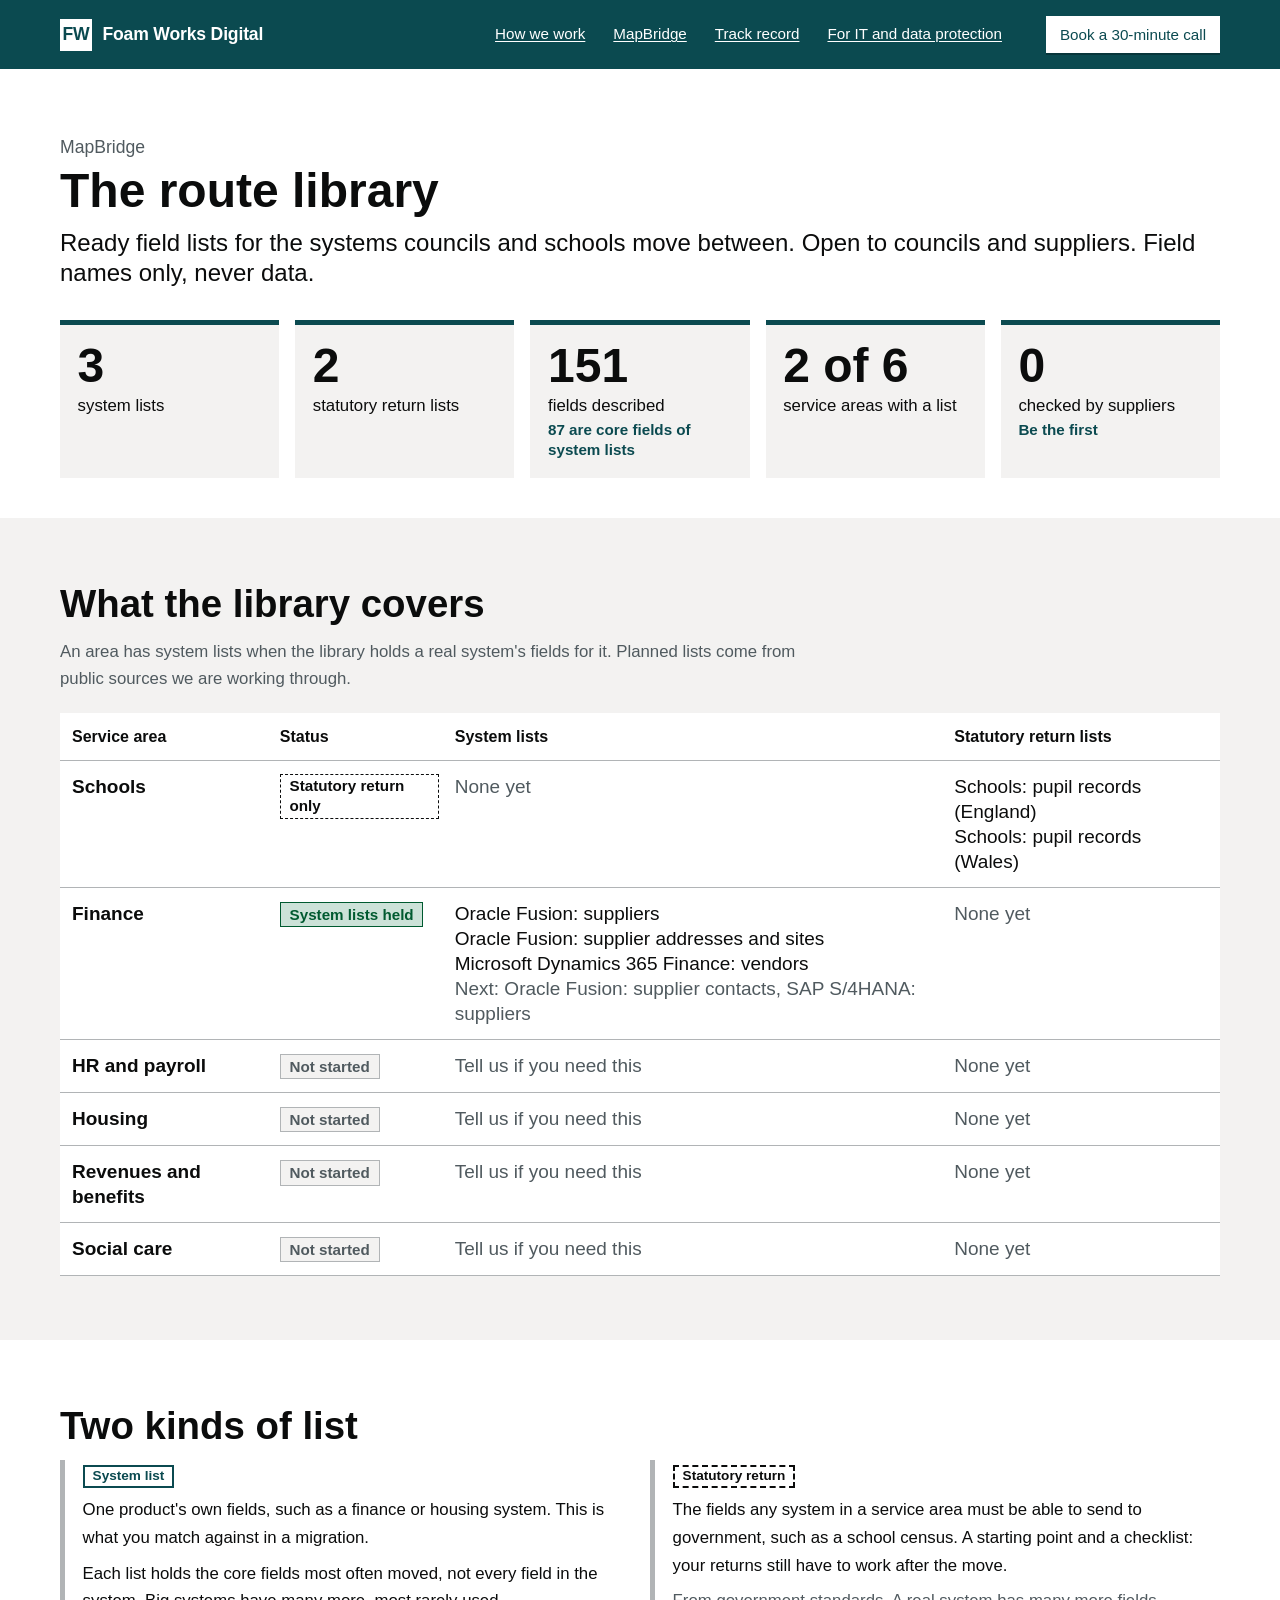
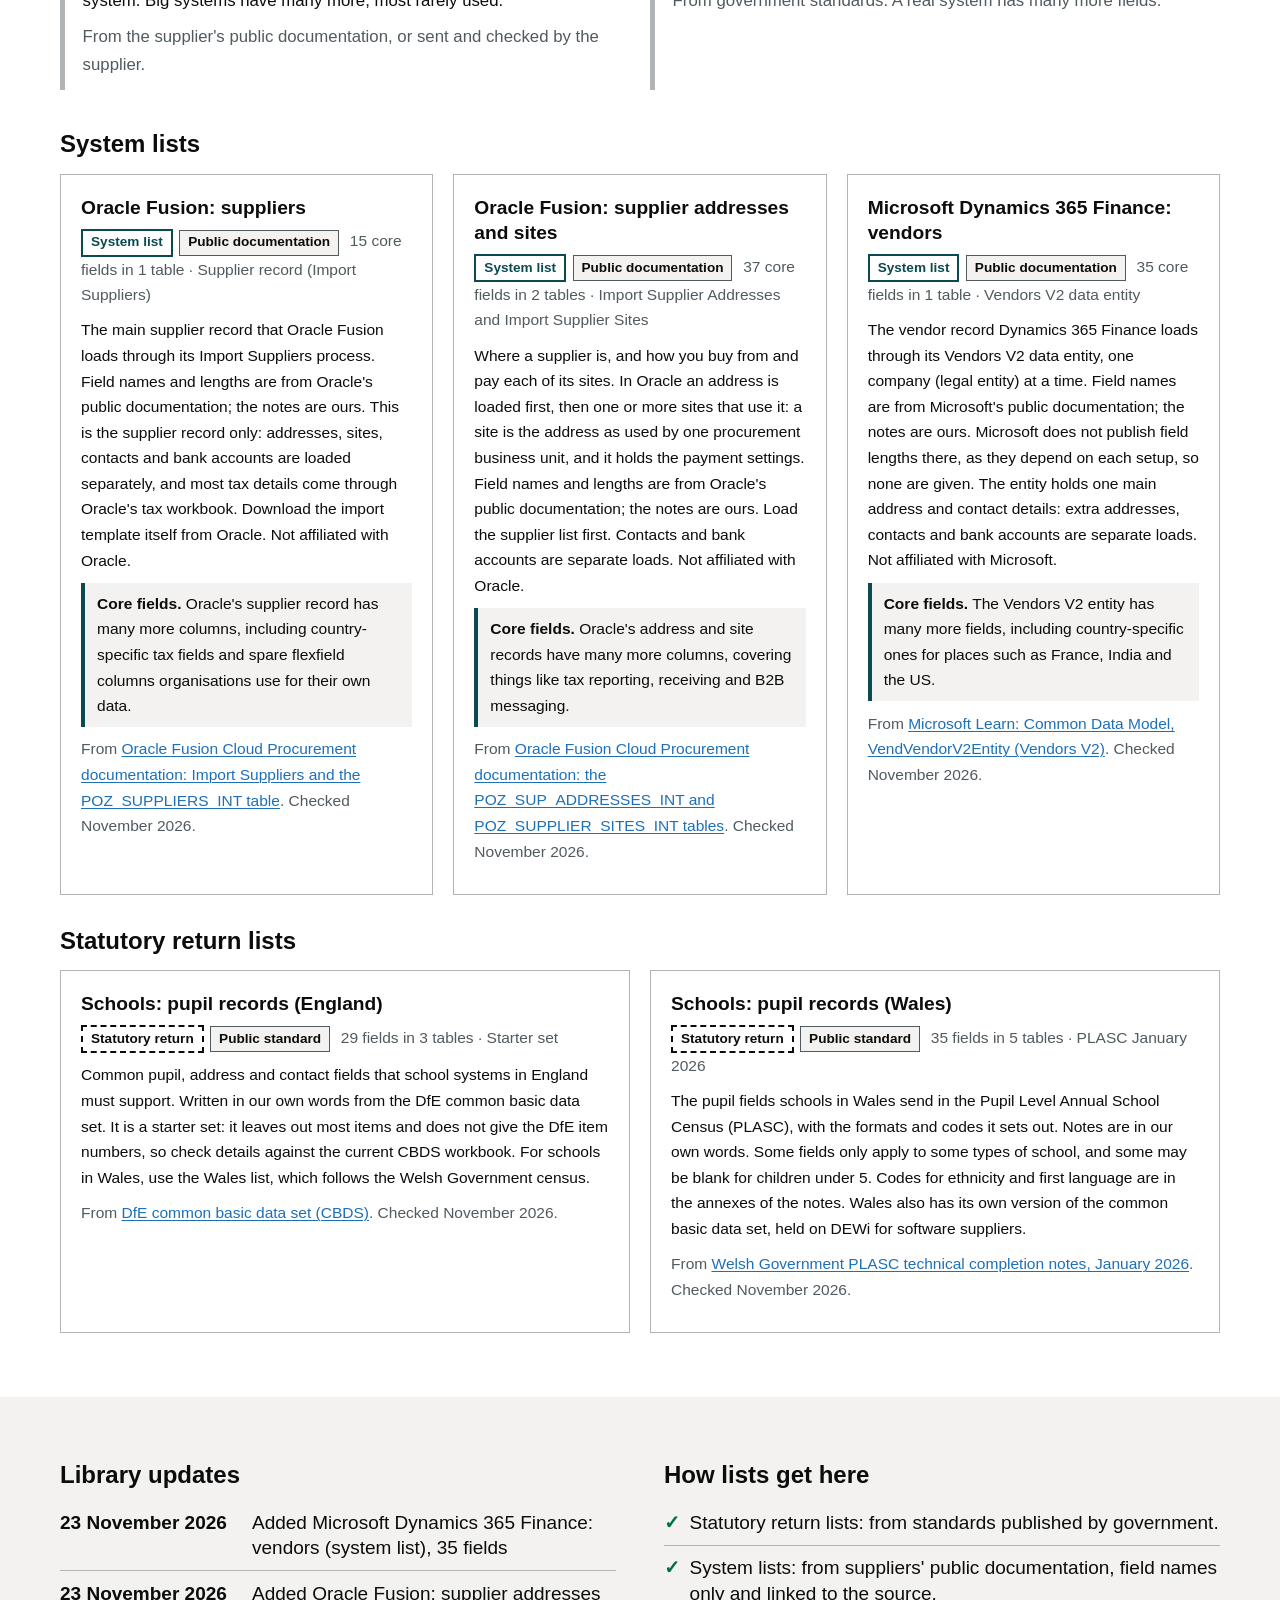
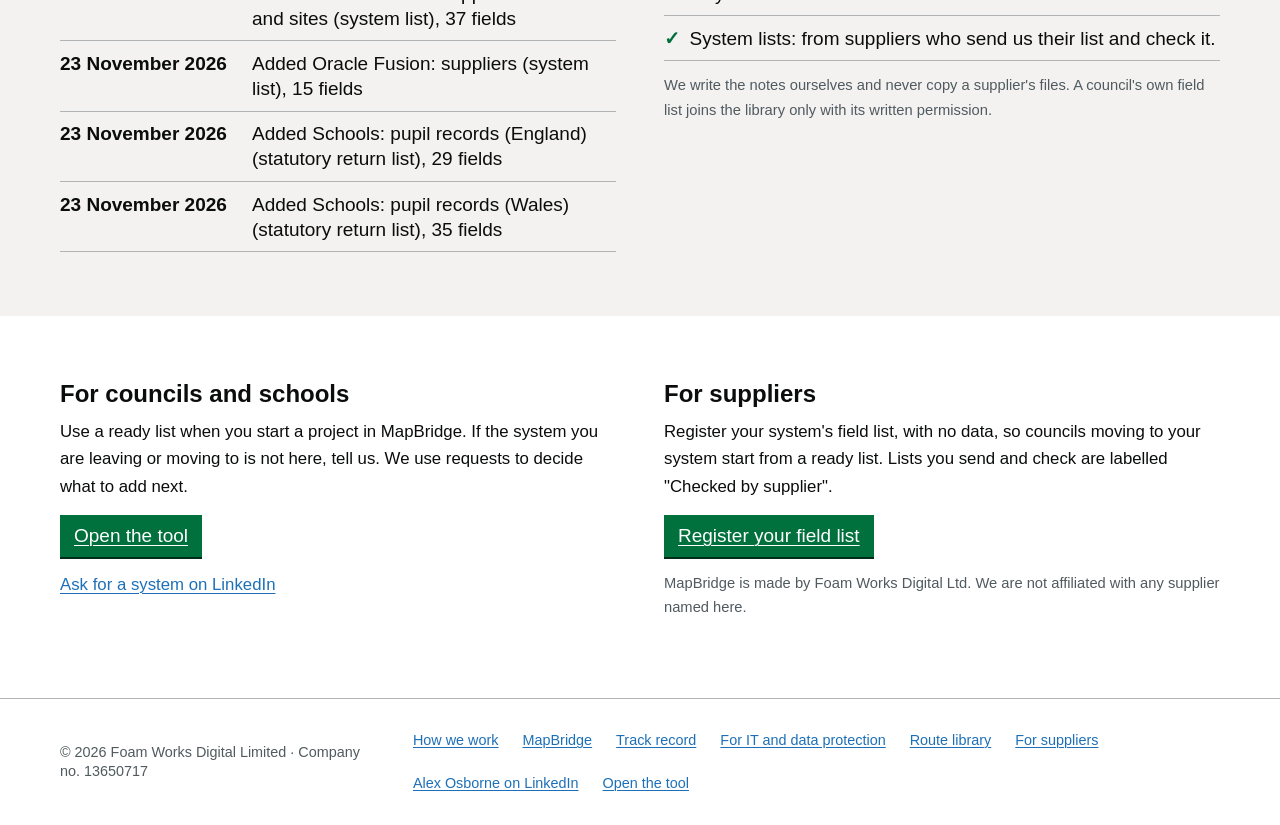
<file: library.html>
<!DOCTYPE html>
<html lang="en">
<head>
  <meta charset="UTF-8">
  <meta http-equiv="Content-Security-Policy" content="default-src 'self'; script-src 'self'; style-src 'self' 'unsafe-inline'; img-src 'self' data:; media-src 'self'; font-src 'self'; connect-src 'self'; object-src 'none'; base-uri 'self'; form-action 'self'; upgrade-insecure-requests">
  <meta name="referrer" content="strict-origin-when-cross-origin">
  <meta name="viewport" content="width=device-width, initial-scale=1.0">
  
  <title>Route library – MapBridge – Foam Works Digital</title>
  <meta name="description" content="Ready field lists for the systems councils and schools move between. Open to councils and suppliers. Field names only, never data.">
  
  <link rel="icon" type="image/svg+xml" href="data:image/svg+xml,<svg xmlns='http://www.w3.org/2000/svg' viewBox='0 0 100 100'><rect width='100' height='100' rx='22' fill='%23F97316'/><text x='50' y='67' font-family='Arial,sans-serif' font-size='46' font-weight='700' text-anchor='middle' fill='white'>FW</text></svg>">
  <link rel="canonical" href="https://hyperalz.github.io/Migration-tool/library.html">
  <link rel="stylesheet" href="styles.css">
</head>
<body>
  <a href="#main" class="skip-link">Skip to main content</a>

  <!-- Navigation -->
  <nav>
    <div class="wrap nav-inner">
      <a href="index.html" class="logo">
        <div class="logo-mark">FW</div>
        Foam Works Digital
      </a>
      <div class="nav-links" id="nav-links">
        <a href="how-we-work.html">How we work</a>
        <a href="mapbridge.html">MapBridge</a>
        <a href="case-studies.html">Track record</a>
        <a href="it-and-dpo.html">For IT and data protection</a>
        <!-- TODO: Replace with real booking link -->
        <a href="https://www.linkedin.com/in/alexosfwd/" class="btn btn-primary" style="margin-left: 1rem;">Book a 30-minute call</a>
      </div>
      <button class="mobile-menu-btn" id="mobile-menu-btn" aria-label="Menu" aria-expanded="false" aria-controls="nav-links">
        <svg width="24" height="24" viewBox="0 0 24 24" fill="none" stroke="currentColor" stroke-width="2">
          <line x1="3" y1="12" x2="21" y2="12"></line>
          <line x1="3" y1="6" x2="21" y2="6"></line>
          <line x1="3" y1="18" x2="21" y2="18"></line>
        </svg>
      </button>
    </div>
  </nav>

  <main id="main">

  <section class="section-white lib-hero">
    <div class="wrap">
      <p class="lib-kicker">MapBridge</p>
      <h1>The route library</h1>
      <p class="lead">Ready field lists for the systems councils and schools move between. Open to councils and suppliers. Field names only, never data.</p>
      <div class="lib-stats" id="lib-stats" aria-live="polite">
        <noscript><p>Turn on JavaScript to see the numbers.</p></noscript>
      </div>
    </div>
  </section>

  <section class="section-grey">
    <div class="wrap">
      <h2>What the library covers</h2>
      <p class="lib-sub">An area has system lists when the library holds a real system's fields for it. Planned lists come from public sources we are working through.</p>
      <div class="lib-board-wrap">
      <table class="lib-board">
        <thead><tr><th scope="col">Service area</th><th scope="col">Status</th><th scope="col">System lists</th><th scope="col">Statutory return lists</th></tr></thead>
        <tbody id="lib-board"></tbody>
      </table>
      </div>
    </div>
  </section>

  <section class="section-white">
    <div class="wrap">
      <h2>Two kinds of list</h2>
      <div class="lib-kinds">
        <div class="lib-kind">
          <h3><span class="lib-type lib-type-system">System list</span></h3>
          <p>One product's own fields, such as a finance or housing system. This is what you match against in a migration.</p>
          <p>Each list holds the core fields most often moved, not every field in the system. Big systems have many more, most rarely used.</p>
          <p class="lib-card-meta">From the supplier's public documentation, or sent and checked by the supplier.</p>
        </div>
        <div class="lib-kind">
          <h3><span class="lib-type lib-type-statutory">Statutory return</span></h3>
          <p>The fields any system in a service area must be able to send to government, such as a school census. A starting point and a checklist: your returns still have to work after the move.</p>
          <p class="lib-card-meta">From government standards. A real system has many more fields.</p>
        </div>
      </div>

      <h2 class="lib-group-title">System lists</h2>
      <div id="lib-lists-system"></div>

      <h2 class="lib-group-title">Statutory return lists</h2>
      <div id="lib-lists-statutory"></div>
    </div>
  </section>

  <section class="section-grey">
    <div class="wrap mb-two">
      <div>
        <h2>Library updates</h2>
        <ul class="lib-log" id="lib-log"></ul>
      </div>
      <div>
        <h2>How lists get here</h2>
        <ul class="mb-list">
          <li>Statutory return lists: from standards published by government.</li>
          <li>System lists: from suppliers' public documentation, field names only and linked to the source.</li>
          <li>System lists: from suppliers who send us their list and check it.</li>
        </ul>
        <p class="mb-note">We write the notes ourselves and never copy a supplier's files. A council's own field list joins the library only with its written permission.</p>
      </div>
    </div>
  </section>

  <section class="section-white">
    <div class="wrap mb-two">
      <div class="lib-cta">
        <h2>For councils and schools</h2>
        <p>Use a ready list when you start a project in MapBridge. If the system you are leaving or moving to is not here, tell us. We use requests to decide what to add next.</p>
        <p><a class="btn btn-primary" href="app.html">Open the tool</a></p>
        <p><a href="https://www.linkedin.com/in/alexosfwd/">Ask for a system on LinkedIn</a></p>
      </div>
      <div class="lib-cta">
        <h2>For suppliers</h2>
        <p>Register your system's field list, with no data, so councils moving to your system start from a ready list. Lists you send and check are labelled "Checked by supplier".</p>
        <p><a class="btn btn-primary" href="app.html#/suppliers">Register your field list</a></p>
        <p class="mb-note">MapBridge is made by Foam Works Digital Ltd. We are not affiliated with any supplier named here.</p>
      </div>
    </div>
  </section>

</main>

  <!-- Footer -->
  <footer>
    <div class="wrap footer-inner">
      <div>© 2026 Foam Works Digital Limited · Company no. 13650717</div>
      <div class="footer-links">
        <a href="how-we-work.html">How we work</a>
        <a href="mapbridge.html">MapBridge</a>
        <a href="case-studies.html">Track record</a>
        <a href="it-and-dpo.html">For IT and data protection</a>
        <a href="library.html">Route library</a>
        <a href="app.html#/suppliers">For suppliers</a>
        <a href="https://www.linkedin.com/in/alexosfwd/">Alex Osborne on LinkedIn</a>
        <a href="app.html">Open the tool</a>
      </div>
    </div>
  </footer>

  <script src="js/site.js"></script>
  <script type="module" src="js/library-page.js"></script>
</body>
</html>
</file>
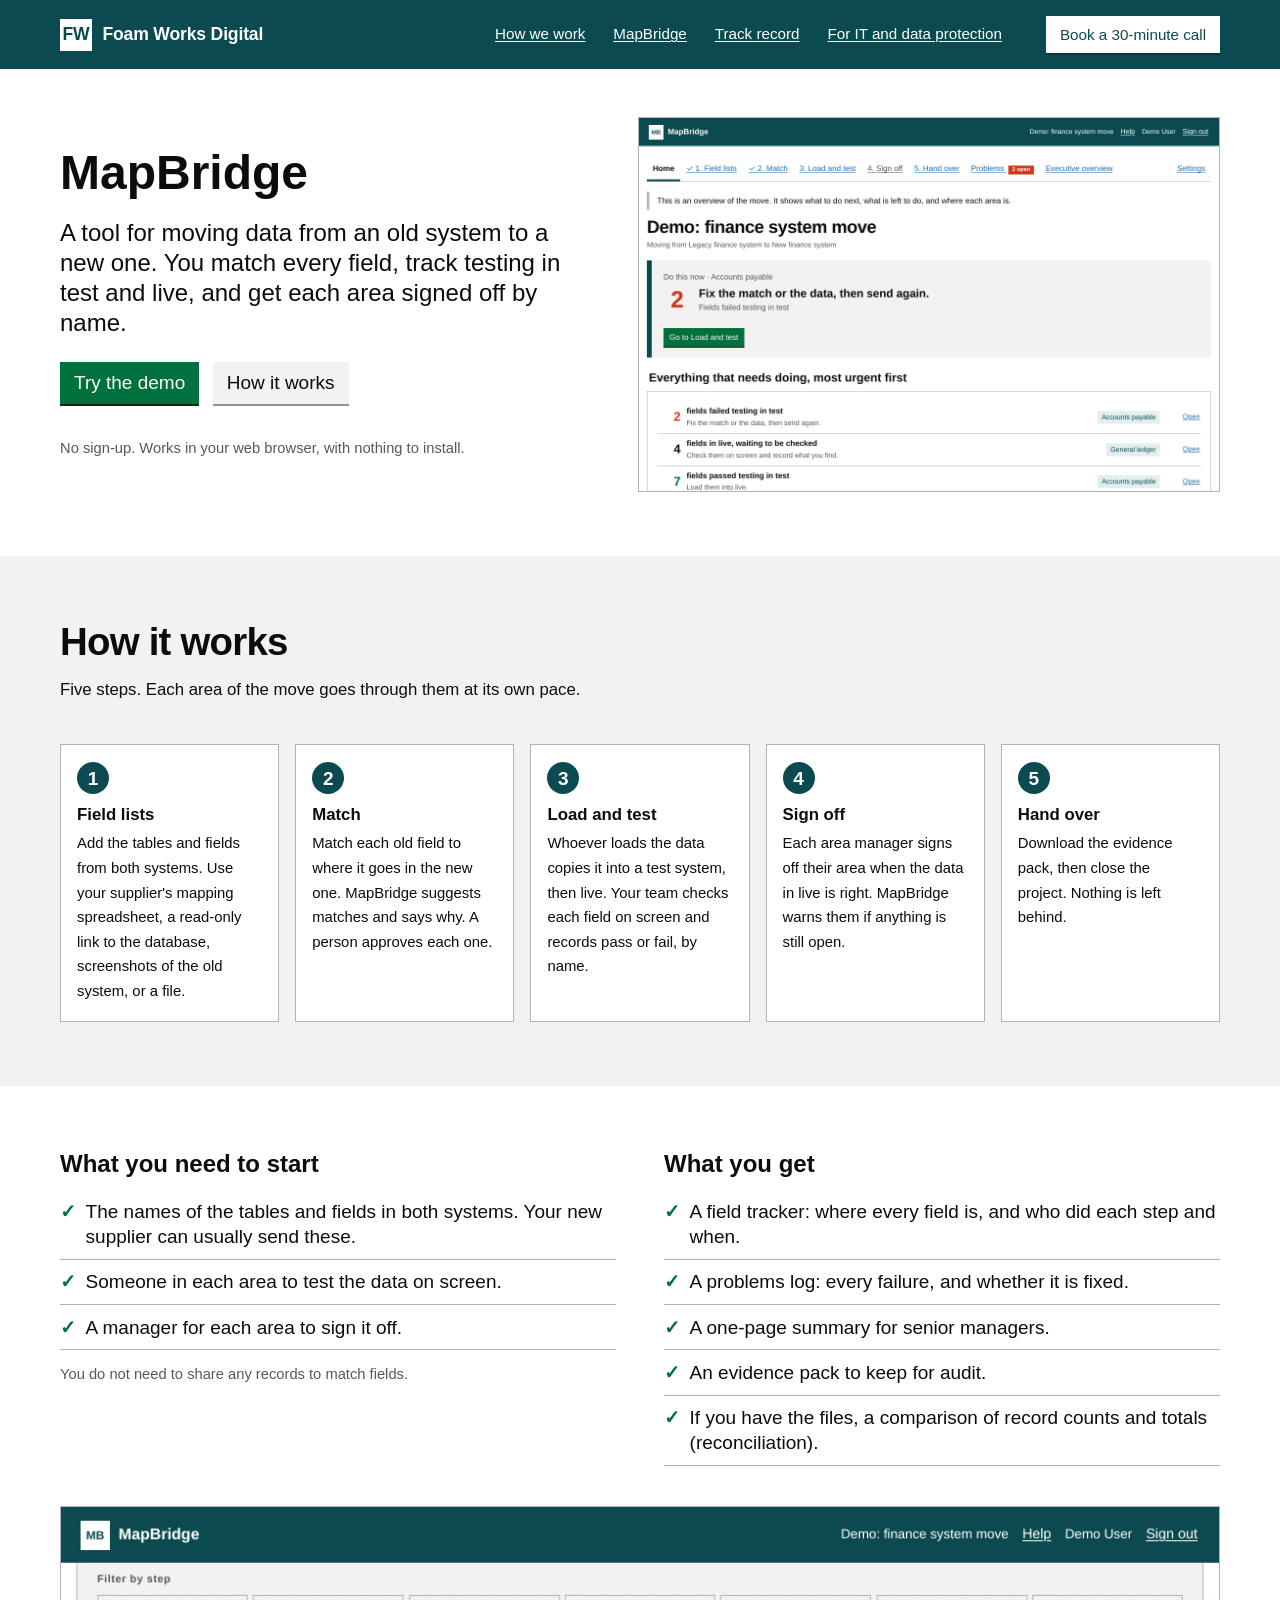
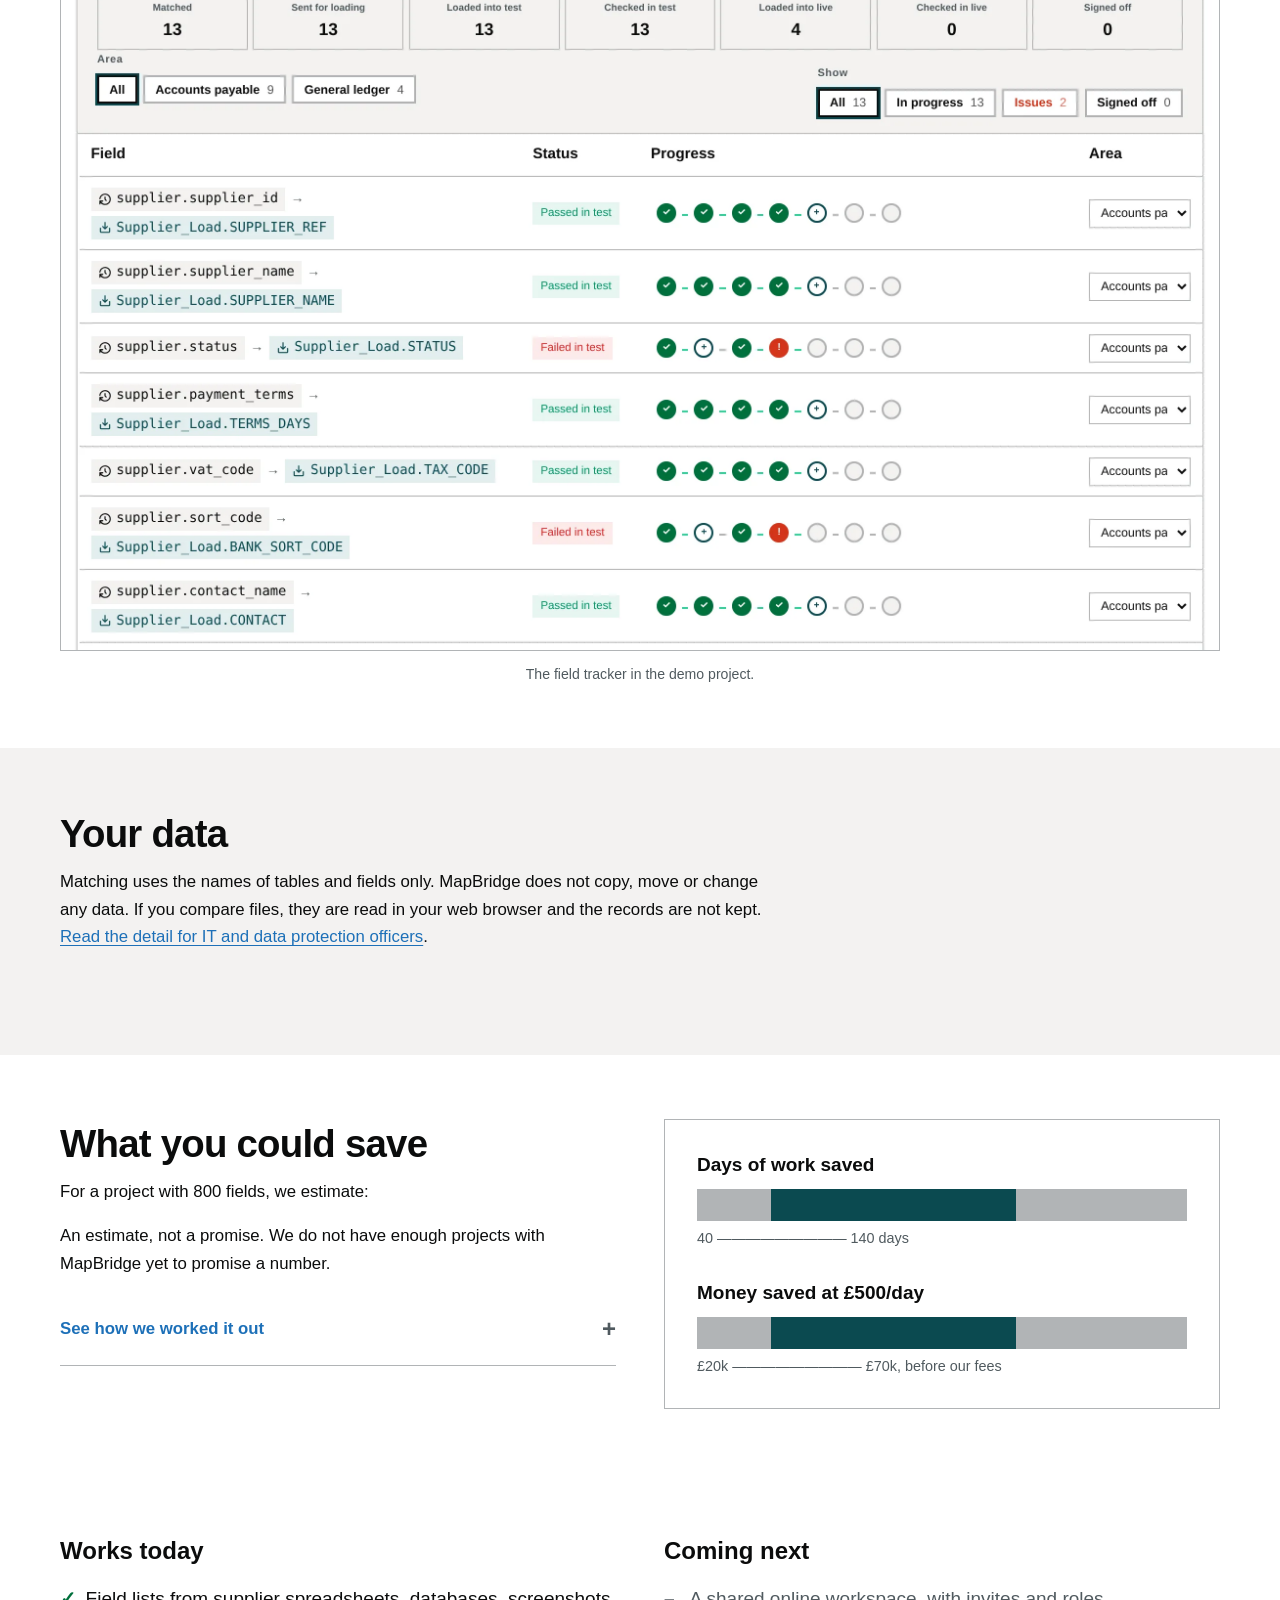
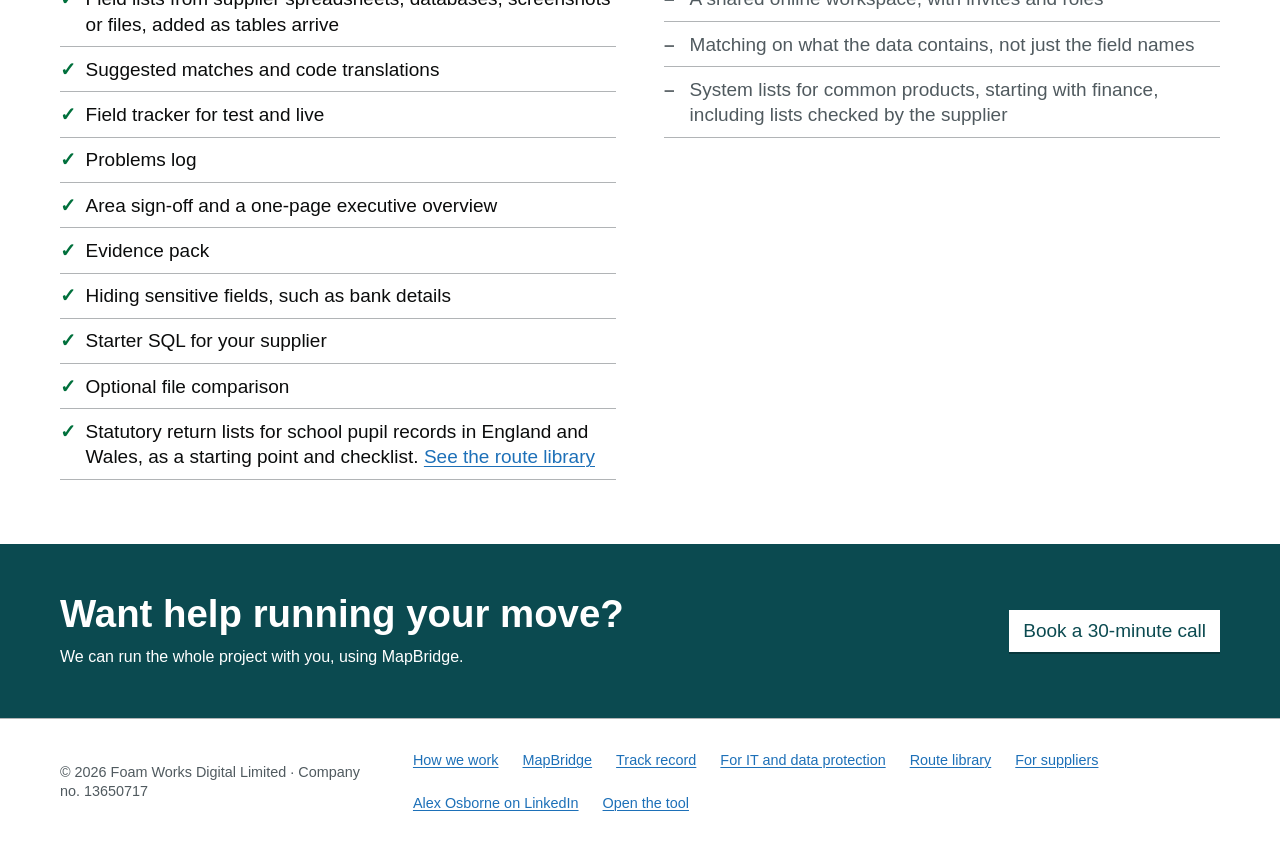
<file: mapbridge.html>
<!DOCTYPE html>
<html lang="en">
<head>
  <meta charset="UTF-8">
  <meta http-equiv="Content-Security-Policy" content="default-src 'self'; script-src 'self'; style-src 'self' 'unsafe-inline'; img-src 'self' data:; media-src 'self'; font-src 'self'; connect-src 'self'; object-src 'none'; base-uri 'self'; form-action 'self'; upgrade-insecure-requests">
  <meta name="referrer" content="strict-origin-when-cross-origin">
  <meta name="viewport" content="width=device-width, initial-scale=1.0">
  
  <title>MapBridge – match, test and sign off every field in a data migration</title>
  <meta name="description" content="A tool for moving data from an old system to a new one. Match every field, track testing in test and live, and get each area signed off by name.">
  
  <link rel="icon" type="image/svg+xml" href="data:image/svg+xml,<svg xmlns='http://www.w3.org/2000/svg' viewBox='0 0 100 100'><rect width='100' height='100' rx='22' fill='%23F97316'/><text x='50' y='67' font-family='Arial,sans-serif' font-size='46' font-weight='700' text-anchor='middle' fill='white'>FW</text></svg>">
  <link rel="canonical" href="https://hyperalz.github.io/Migration-tool/mapbridge.html">
  <link rel="stylesheet" href="styles.css">
</head>
<body>
  <a href="#main" class="skip-link">Skip to main content</a>

  <!-- Navigation -->
  <nav>
    <div class="wrap nav-inner">
      <a href="index.html" class="logo">
        <div class="logo-mark">FW</div>
        Foam Works Digital
      </a>
      <div class="nav-links" id="nav-links">
        <a href="how-we-work.html">How we work</a>
        <a href="mapbridge.html">MapBridge</a>
        <a href="case-studies.html">Track record</a>
        <a href="it-and-dpo.html">For IT and data protection</a>
        <!-- TODO: Replace with real booking link -->
        <a href="https://www.linkedin.com/in/alexosfwd/" class="btn btn-primary" style="margin-left: 1rem;">Book a 30-minute call</a>
      </div>
      <button class="mobile-menu-btn" id="mobile-menu-btn" aria-label="Menu" aria-expanded="false" aria-controls="nav-links">
        <svg width="24" height="24" viewBox="0 0 24 24" fill="none" stroke="currentColor" stroke-width="2">
          <line x1="3" y1="12" x2="21" y2="12"></line>
          <line x1="3" y1="6" x2="21" y2="6"></line>
          <line x1="3" y1="18" x2="21" y2="18"></line>
        </svg>
      </button>
    </div>
  </nav>

  <main id="main">

  <!-- Hero -->
  <header class="hero">
    <div class="wrap">
      <div class="hero-grid">
        <div>
          <h1>MapBridge</h1>
          <p class="lead">A tool for moving data from an old system to a new one. You match every field, track testing in test and live, and get each area signed off by name.</p>
          <div class="hero-actions">
            <a href="app.html#/demo" class="btn btn-primary">Try the demo</a>
            <a href="#how" class="btn btn-secondary">How it works</a>
          </div>
          <p class="mb-note">No sign-up. Works in your web browser, with nothing to install.</p>
        </div>
        <div class="hero-image">
          <img src="assets/app-home.webp" width="1184" height="760" alt="The MapBridge project home: the one thing to do now, everything left to do, and where each area is">
        </div>
      </div>
    </div>
  </header>

  <!-- How it works -->
  <section class="section-grey" id="how">
    <div class="wrap">
      <div class="section-head">
        <h2>How it works</h2>
        <p>Five steps. Each area of the move goes through them at its own pace.</p>
      </div>
      <ol class="mb-steps">
        <li><h3>Field lists</h3><p>Add the tables and fields from both systems. Use your supplier's mapping spreadsheet, a read-only link to the database, screenshots of the old system, or a file.</p></li>
        <li><h3>Match</h3><p>Match each old field to where it goes in the new one. MapBridge suggests matches and says why. A person approves each one.</p></li>
        <li><h3>Load and test</h3><p>Whoever loads the data copies it into a test system, then live. Your team checks each field on screen and records pass or fail, by name.</p></li>
        <li><h3>Sign off</h3><p>Each area manager signs off their area when the data in live is right. MapBridge warns them if anything is still open.</p></li>
        <li><h3>Hand over</h3><p>Download the evidence pack, then close the project. Nothing is left behind.</p></li>
      </ol>
    </div>
  </section>

  <!-- Need and get -->
  <section class="section-white">
    <div class="wrap">
      <div class="mb-two">
        <div>
          <h2>What you need to start</h2>
          <ul class="mb-list">
            <li>The names of the tables and fields in both systems. Your new supplier can usually send these.</li>
            <li>Someone in each area to test the data on screen.</li>
            <li>A manager for each area to sign it off.</li>
          </ul>
          <p class="mb-note">You do not need to share any records to match fields.</p>
        </div>
        <div>
          <h2>What you get</h2>
          <ul class="mb-list">
            <li>A field tracker: where every field is, and who did each step and when.</li>
            <li>A problems log: every failure, and whether it is fixed.</li>
            <li>A one-page summary for senior managers.</li>
            <li>An evidence pack to keep for audit.</li>
            <li>If you have the files, a comparison of record counts and totals (reconciliation).</li>
          </ul>
        </div>
      </div>
      <figure class="mb-shot">
        <img loading="lazy" src="assets/app-tracker.webp" width="1184" height="760" alt="The field tracker: each field with its status, such as passed in test or failed in test, and a row of steps">
        <figcaption>The field tracker in the demo project.</figcaption>
      </figure>
    </div>
  </section>

  <!-- Data -->
  <section class="section-blue-light">
    <div class="wrap">
      <div class="section-head">
        <h2>Your data</h2>
        <p>Matching uses the names of tables and fields only. MapBridge does not copy, move or change any data. If you compare files, they are read in your web browser and the records are not kept. <a href="it-and-dpo.html">Read the detail for IT and data protection officers</a>.</p>
      </div>
    </div>
  </section>

  <section class="section-white">
    <div class="wrap">
      <div class="savings-grid">
        <div class="section-head">
          <h2>What you could save</h2>
          <p>For a project with 800 fields, we estimate:</p>
          <p class="savings-note">An estimate, not a promise. We do not have enough projects with MapBridge yet to promise a number. </p>
          <details class="savings-working">
            <summary>See how we worked it out</summary>
            <p>40 to 140 days across 800 fields is roughly 25 to 80 minutes saved per field. That is the time spent finding the matching field, agreeing code translations, writing the first SQL and chasing sign-off by email and spreadsheet.</p>
            <p>Money saved is those days at a £500 day rate: 40 × £500 = £20k, 140 × £500 = £70k. Your day rate and field count will change the answer.</p>
          </details>
        </div>
        <div class="savings-chart">
          <div class="bar-group">
            <div class="bar-label">Days of work saved</div>
            <div class="bar">
              <div class="bar-fill" style="left: 15%; right: 35%;"></div>
            </div>
            <div class="bar-range">40 ————————— 140 days</div>
          </div>
          <div class="bar-group">
            <div class="bar-label">Money saved at £500/day</div>
            <div class="bar">
              <div class="bar-fill" style="left: 15%; right: 35%;"></div>
            </div>
            <div class="bar-range">£20k ————————— £70k, before our fees</div>
          </div>
        </div>
      </div>
    </div>
  </section>

  <section class="section-white">
    <div class="wrap">
      <div class="mb-two">
        <div>
          <h2>Works today</h2>
          <ul class="mb-list">
            <li>Field lists from supplier spreadsheets, databases, screenshots or files, added as tables arrive</li>
            <li>Suggested matches and code translations</li>
            <li>Field tracker for test and live</li>
            <li>Problems log</li>
            <li>Area sign-off and a one-page executive overview</li>
            <li>Evidence pack</li>
            <li>Hiding sensitive fields, such as bank details</li>
            <li>Starter SQL for your supplier</li>
            <li>Optional file comparison</li>
            <li>Statutory return lists for school pupil records in England and Wales, as a starting point and checklist. <a href="library.html">See the route library</a></li>
          </ul>
        </div>
        <div>
          <h2>Coming next</h2>
          <ul class="mb-list mb-muted">
            <li>A shared online workspace, with invites and roles</li>
            <li>Matching on what the data contains, not just the field names</li>
            <li>System lists for common products, starting with finance, including lists checked by the supplier</li>
          </ul>
        </div>
      </div>
    </div>
  </section>

  <!-- CTA -->
  <section class="section-orange" style="padding: 3rem 0;">
    <div class="wrap cta-band">
      <div>
        <h2>Want help running your move?</h2>
        <p>We can run the whole project with you, using MapBridge.</p>
      </div>
      <!-- TODO: Replace with real booking link -->
      <a href="https://www.linkedin.com/in/alexosfwd/" class="btn btn-white">Book a 30-minute call</a>
    </div>
  </section>

  </main>

  <!-- Footer -->
  <footer>
    <div class="wrap footer-inner">
      <div>© 2026 Foam Works Digital Limited · Company no. 13650717</div>
      <div class="footer-links">
        <a href="how-we-work.html">How we work</a>
        <a href="mapbridge.html">MapBridge</a>
        <a href="case-studies.html">Track record</a>
        <a href="it-and-dpo.html">For IT and data protection</a>
        <a href="library.html">Route library</a>
        <a href="app.html#/suppliers">For suppliers</a>
        <a href="https://www.linkedin.com/in/alexosfwd/">Alex Osborne on LinkedIn</a>
        <a href="app.html">Open the tool</a>
      </div>
    </div>
  </footer>

  <script src="js/site.js"></script>
</body>
</html>
</file>
<file: styles.css>
:root {
      --bg: #f3f2f1;
      --surface: #ffffff;
      --ink: #0b0c0c;
      --text: #0b0c0c;
      --muted: #505a5f;
      --line: #b1b4b6;
      --orange: #F97316;
      --orange-dark: #C2410C;
      --orange-light: #fdf0e6;
      --blue: #1d70b8;
      --blue-light: #e8f1f8;
      --navy: #0b1f4d;
      --grey-bg: #f3f2f1;
      --shadow: none;
      --radius: 12px;
    }
    
    * { box-sizing: border-box; margin: 0; padding: 0; }

    body {
      font-family: Arial, "Helvetica Neue", Helvetica, sans-serif;
      background: var(--bg);
      color: var(--ink);
      line-height: 1.6;
    }

    a { color: inherit; text-decoration: none; }
    
    .wrap {
      width: min(1160px, calc(100% - 2rem));
      margin: 0 auto;
    }

    /* Nav */
    nav {
      position: sticky;
      top: 0;
      z-index: 50;
      backdrop-filter: blur(12px);
      background: rgba(255, 255, 255, 0.95);
      border-bottom: 1px solid var(--line);
    }

    .nav-inner {
      display: flex;
      align-items: center;
      justify-content: space-between;
      padding: 1rem 0;
      gap: 2rem;
    }

    .logo {
      display: flex;
      align-items: center;
      gap: 0.65rem;
      font-weight: 700;
      font-size: 1.1rem;
      letter-spacing: -0.01em;
    }

    .logo-mark {
      width: 32px;
      height: 32px;
      border-radius: 0;
      background: linear-gradient(135deg, var(--orange), #ea580c);
      display: grid;
      place-items: center;
      color: white;
      font-size: 1.1rem;
    }

    .nav-links {
      display: flex;
      align-items: center;
      gap: 1.75rem;
    }

    .nav-links a {
      font-size: 0.95rem;
      color: var(--text);
      font-weight: 500;
      transition: color 0.2s;
    }

    .nav-links a:hover {
      color: var(--orange-dark);
    }

    .mobile-menu-btn {
      display: none;
      background: none;
      border: none;
      cursor: pointer;
      padding: 0.5rem;
    }

    /* Buttons */
    .btn {
      display: inline-block;
      padding: 0.85rem 1.5rem;
      border-radius: 0;
      font-weight: 600;
      font-size: 0.95rem;
      transition: all 0.2s;
      cursor: pointer;
      border: none;
    }

    .btn-primary {
      background: var(--orange);
      color: var(--navy);
    }

    .btn-primary:hover {
      background: #fb923c;
      transform: translateY(-1px);
      box-shadow: none;
    }

    .btn-secondary {
      background: transparent;
      color: var(--blue);
      border: 2px solid var(--blue);
    }

    .btn-secondary:hover {
      background: var(--blue-light);
    }

    .btn-white {
      background: white;
      color: var(--navy);
    }

    .btn-white:hover {
      transform: translateY(-1px);
      box-shadow: none;
    }

    /* Sections */
    section { padding: 4rem 0; }

    .section-white { background: white; }
    .section-grey { background: var(--grey-bg); }
    .section-navy { background: var(--navy); color: white; }
    .section-orange { background: var(--orange); color: var(--navy); }
    .section-blue-light { background: var(--blue-light); }

    .section-head {
      max-width: 720px;
      margin-bottom: 2.5rem;
    }

    .section-head h2 {
      font-size: clamp(1.8rem, 3vw, 2.4rem);
      letter-spacing: -0.02em;
      margin-bottom: 0.75rem;
      line-height: 1.15;
    }

    .section-head p { 
      color: var(--text);
      font-size: 1.05rem;
      line-height: 1.65;
    }

    .section-navy .section-head p,
    .section-orange .section-head p {
      color: var(--navy);
    }

    h1 {
      font-size: clamp(2.2rem, 5vw, 3.2rem);
      line-height: 1.1;
      letter-spacing: -0.02em;
      margin-bottom: 1.25rem;
      color: var(--ink);
    }

    h2 {
      font-size: clamp(1.8rem, 3vw, 2.4rem);
      letter-spacing: -0.02em;
      margin-bottom: 0.75rem;
      line-height: 1.15;
    }

    h3 {
      font-size: 1.15rem;
      margin-bottom: 0.5rem;
      font-weight: 600;
    }

    p {
      font-size: 1.05rem;
      line-height: 1.65;
      color: var(--text);
      margin-bottom: 1rem;
    }

    p:last-child {
      margin-bottom: 0;
    }

    .lead {
      font-size: 1.15rem;
      color: var(--text);
      margin-bottom: 1.5rem;
      line-height: 1.7;
    }

    /* Hero */
    .hero {
      padding: 3rem 0 4rem;
      background: white;
    }

    .hero-grid {
      display: grid;
      grid-template-columns: 1fr 1.1fr;
      gap: 3rem;
      align-items: center;
    }

    .hero-checks {
      list-style: none;
      margin: 1.5rem 0 2rem;
    }

    .hero-checks li {
      display: flex;
      align-items: center;
      gap: 0.65rem;
      margin-bottom: 0.75rem;
      font-size: 1rem;
      color: var(--text);
    }

    .hero-checks li::before {
      content: "✓";
      color: var(--orange);
      font-weight: 700;
      font-size: 1.2rem;
    }

    .hero-actions {
      display: flex;
      flex-wrap: wrap;
      gap: 0.85rem;
      margin-bottom: 2rem;
    }

    .hero-image {
      position: relative;
      border-radius: 0;
      overflow: hidden;
      box-shadow: var(--shadow);
      border: 1px solid var(--line);
    }

    .hero-image img {
      width: 100%;
      height: auto;
      display: block;
    }

    .experience-strip {
      display: flex;
      align-items: center;
      gap: 1rem;
      margin-top: 2.5rem;
      padding-top: 2.5rem;
      border-top: 1px solid var(--line);
    }

    .experience-label {
      color: var(--muted);
      font-size: 0.9rem;
      font-weight: 500;
      white-space: nowrap;
    }

    .experience-items {
      display: flex;
      flex-wrap: wrap;
      gap: 0.5rem;
      font-size: 0.9rem;
      color: var(--text);
    }

    .experience-items span {
      white-space: nowrap;
    }

    .experience-items span:not(:last-child)::after {
      content: " ·";
      margin-left: 0.5rem;
      color: var(--muted);
    }

    /* Problem cards */
    .problem-grid {
      display: grid;
      grid-template-columns: repeat(auto-fit, minmax(240px, 1fr));
      gap: 1.5rem;
    }

    .problem-card {
      background: white;
      border: 1px solid var(--line);
      border-radius: 0;
      padding: 1.75rem;
    }

    .problem-icon {
      width: 56px;
      height: 56px;
      border-radius: 0;
      background: var(--orange-light);
      display: flex;
      align-items: center;
      justify-content: center;
      font-size: 1.8rem;
      margin-bottom: 1.25rem;
    }

    .stat-card {
      background: var(--orange-light);
      border: 2px solid #fed7aa;
    }

    .stat-card .big-number {
      font-size: 4rem;
      font-weight: 800;
      color: var(--orange-dark);
      line-height: 1;
      margin-bottom: 0.75rem;
    }

    .stat-card p {
      font-size: 1rem;
      margin-bottom: 0.5rem;
    }

    .stat-source {
      font-size: 0.85rem;
      color: var(--muted);
      font-style: italic;
    }

    .stat-source a {
      color: #c2410c;
      text-decoration: underline;
    }

    /* Timeline */
    .timeline {
      display: grid;
      grid-template-columns: repeat(5, 1fr);
      gap: 1.5rem;
      position: relative;
      margin-top: 3rem;
    }

    .timeline::before {
      content: "";
      position: absolute;
      top: 29px;
      left: 10%;
      right: 10%;
      height: 4px;
      background: #d2e2f1;
      z-index: 0;
    }

    .timeline-step {
      text-align: center;
      position: relative;
      z-index: 1;
    }

    .step-number {
      width: 58px;
      height: 58px;
      border-radius: 50%;
      background: var(--blue);
      color: white;
      font-weight: 800;
      font-size: 1.5rem;
      display: flex;
      align-items: center;
      justify-content: center;
      margin: 0 auto 1rem;
    }

    .step-title {
      font-size: 1.05rem;
      font-weight: 600;
      margin-bottom: 0.5rem;
      color: var(--ink);
    }

    .step-desc {
      font-size: 0.9rem;
      color: var(--muted);
      line-height: 1.5;
    }

    .mapbridge-badge {
      display: inline-block;
      font-size: 0.7rem;
      font-weight: 700;
      text-transform: none;
      letter-spacing: 0.03em;
      color: var(--orange-dark);
      background: var(--orange-light);
      border: 1px solid #fed7aa;
      border-radius: 0;
      padding: 0.3rem 0.75rem;
      margin-top: 0.5rem;
    }

    .timeline-cta {
      text-align: center;
      margin-top: 2.5rem;
    }

    .timeline-cta a {
      color: var(--blue);
      font-weight: 600;
      font-size: 1.05rem;
    }

    .timeline-cta a:hover {
      text-decoration: underline;
    }

    /* Case study */
    .case-study-grid {
      display: grid;
      grid-template-columns: 1fr 1fr;
      gap: 3rem;
      align-items: center;
    }

    .case-label {
      color: #d2e2f1;
      font-weight: 700;
      font-size: 0.85rem;
      text-transform: none;
      letter-spacing: 0.05em;
      margin-bottom: 1rem;
    }

    .section-navy h2 {
      color: white;
    }

    .case-numbers {
      display: grid;
      grid-template-columns: repeat(3, 1fr);
      gap: 2rem;
      margin: 2rem 0;
    }

    .case-number .big-number {
      font-size: 3.5rem;
      font-weight: 800;
      color: var(--orange);
      line-height: 1;
      margin-bottom: 0.5rem;
    }

    .case-number p {
      font-size: 0.95rem;
      color: rgba(255, 255, 255, 0.9);
    }

    .case-quote {
      font-style: italic;
      font-size: 1.05rem;
      color: rgba(255, 255, 255, 0.95);
      margin: 1.5rem 0;
      line-height: 1.7;
    }

    .case-link {
      color: #d2e2f1;
      font-weight: 600;
      font-size: 1.05rem;
    }

    .case-link:hover {
      text-decoration: underline;
    }

    .case-timeline {
      background: #003078;
      border: 2px solid #5694ca;
      border-radius: 0;
      padding: 2.5rem;
      position: relative;
    }

    /* CTA band */
    .cta-band {
      display: flex;
      justify-content: space-between;
      align-items: center;
      gap: 2rem;
    }

    .cta-band h2 {
      color: var(--navy);
      margin-bottom: 0.5rem;
    }

    .cta-band p {
      color: var(--navy);
      font-size: 1rem;
    }

    /* MapBridge section */
    .mapbridge-grid {
      display: grid;
      grid-template-columns: 1.4fr 1fr;
      gap: 2.5rem;
      align-items: center;
      margin-top: 2.5rem;
    }

    .mapbridge-screenshot {
      border-radius: 0;
      overflow: hidden;
      box-shadow: var(--shadow);
      border: 1px solid var(--line);
    }

    .mapbridge-screenshot img {
      width: 100%;
      height: auto;
      display: block;
    }

    .feature-cards {
      display: grid;
      gap: 1rem;
    }

    .feature-card {
      background: white;
      border: 1px solid var(--line);
      border-radius: 0;
      padding: 1.25rem;
    }

    .feature-card h3 {
      font-size: 1rem;
      font-weight: 600;
      color: var(--ink);
    }

    .feature-status {
      margin-top: 1.5rem;
      padding-top: 1.5rem;
      border-top: 1px solid var(--line);
    }

    .feature-status p {
      font-size: 0.95rem;
    }

    .feature-status strong {
      font-weight: 600;
      color: var(--ink);
    }

    .feature-status span {
      color: var(--muted);
    }

    .feature-links {
      margin-top: 1.5rem;
    }

    .feature-links a {
      color: var(--blue);
      font-weight: 600;
      margin-right: 1.5rem;
    }

    .feature-links a:hover {
      text-decoration: underline;
    }

    /* Savings */
    .savings-grid {
      display: grid;
      grid-template-columns: 1fr 1fr;
      gap: 3rem;
      align-items: center;
    }

    .savings-chart {
      background: white;
      border: 1px solid var(--line);
      border-radius: 0;
      padding: 2rem;
    }

    .bar-group {
      margin-bottom: 2rem;
    }

    .bar-group:last-child {
      margin-bottom: 0;
    }

    .bar-label {
      font-weight: 600;
      margin-bottom: 0.75rem;
      color: var(--ink);
    }

    .bar {
      height: 32px;
      background: #b1b4b6;
      border-radius: 0;
      position: relative;
      margin-bottom: 0.5rem;
    }

    .bar-fill {
      position: absolute;
      top: 0;
      bottom: 0;
      background: linear-gradient(90deg, #fdba74, var(--orange));
      border-radius: 0;
    }

    .bar-range {
      font-size: 0.9rem;
      color: var(--muted);
    }

    .savings-note {
      font-size: 0.85rem;
      color: var(--muted);
      margin-top: 0.75rem;
    }

    .savings-note a {
      color: var(--blue);
      font-weight: 600;
    }

    /* Data flow */
    .data-flow {
      display: flex;
      align-items: center;
      gap: 1.5rem;
      margin: 2.5rem 0;
    }

    .flow-box {
      flex: 1;
      background: white;
      border: 2px dashed #626a6e;
      border-radius: 0;
      padding: 1.5rem;
      text-align: center;
      font-size: 0.9rem;
      font-weight: 600;
      color: var(--text);
      line-height: 1.5;
    }

    .flow-arrow {
      font-size: 2rem;
      color: var(--blue);
      font-weight: 800;
    }

    .flow-checks {
      margin-top: 1.5rem;
      font-size: 0.95rem;
    }

    .flow-checks span {
      margin-right: 1.5rem;
    }

    .flow-checks span::before {
      content: "✓";
      color: var(--blue);
      font-weight: 700;
      margin-right: 0.5rem;
    }

    .flow-link {
      margin-top: 1.5rem;
    }

    .flow-link a {
      color: var(--blue);
      font-weight: 600;
    }

    .flow-link a:hover {
      text-decoration: underline;
    }

    /* About */
    .about-grid {
      display: grid;
      grid-template-columns: 280px 1fr;
      gap: 3rem;
      align-items: center;
    }

    .headshot {
      width: 280px;
      height: 280px;
      border-radius: 50%;
      background: var(--grey-bg);
      border: 3px solid var(--line);
      display: flex;
      align-items: center;
      justify-content: center;
      font-size: 4rem;
      font-weight: 700;
      color: var(--muted);
      object-fit: cover;
    }

    .about-bio h2 {
      margin-bottom: 1rem;
    }

    .credentials {
      display: flex;
      gap: 1rem;
      margin-top: 1.5rem;
    }

    .credential-box {
      background: var(--grey-bg);
      border: 1px solid var(--line);
      border-radius: 0;
      padding: 0.75rem 1.25rem;
      font-size: 0.9rem;
      font-weight: 500;
      color: var(--text);
    }

    /* Project Cards */
    .project-card {
      background: white;
      border: 1px solid var(--line);
      border-radius: 0;
      padding: 2rem;
      transition: transform 0.2s, box-shadow 0.2s;
    }

    .project-card:hover {
      transform: translateY(-2px);
      box-shadow: none;
    }

    .project-icon {
      font-size: 2.5rem;
      margin-bottom: 1rem;
      line-height: 1;
    }

    .project-card h3 {
      font-size: 1.1rem;
      margin-bottom: 0.5rem;
      color: var(--ink);
    }

    .project-system {
      font-size: 0.9rem;
      font-weight: 600;
      color: var(--blue);
      margin-bottom: 0.75rem;
    }

    .project-desc {
      font-size: 0.95rem;
      color: var(--muted);
      margin-bottom: 1rem;
      line-height: 1.5;
    }

    .project-tags {
      display: flex;
      flex-wrap: wrap;
      gap: 0.5rem;
    }

    .tag {
      display: inline-block;
      background: var(--grey-bg);
      color: var(--text);
      font-size: 0.75rem;
      font-weight: 500;
      padding: 0.35rem 0.75rem;
      border-radius: 0;
      border: 1px solid var(--line);
    }

    /* FAQ */
    .faq-list {
      max-width: 820px;
    }

    details {
      border-bottom: 1px solid var(--line);
      padding: 1.25rem 0;
    }

    summary {
      font-weight: 600;
      font-size: 1.05rem;
      cursor: pointer;
      display: flex;
      justify-content: space-between;
      align-items: center;
      list-style: none;
    }

    summary::-webkit-details-marker {
      display: none;
    }

    summary::after {
      content: "+";
      font-size: 1.5rem;
      font-weight: 700;
      color: var(--muted);
    }

    details[open] summary::after {
      content: "−";
    }

    details p {
      margin-top: 1rem;
      padding-right: 2rem;
    }

    /* Final CTA */
    .final-cta {
      text-align: center;
    }

    .final-cta h2 {
      color: white;
      margin-bottom: 0.75rem;
    }

    .final-cta > p {
      color: rgba(255, 255, 255, 0.95);
      font-size: 1.1rem;
      margin-bottom: 2.5rem;
    }

    .next-steps {
      display: grid;
      grid-template-columns: repeat(3, 1fr);
      gap: 2.5rem;
      max-width: 920px;
      margin: 0 auto 2.5rem;
      text-align: left;
    }

    .next-step .step-num {
      font-size: 2.5rem;
      font-weight: 800;
      color: var(--orange);
      line-height: 1;
      margin-bottom: 0.75rem;
    }

    .next-step p {
      font-size: 0.95rem;
      color: rgba(255, 255, 255, 0.95);
    }

    .contact-options {
      margin-top: 1.5rem;
      font-size: 0.95rem;
      color: rgba(255, 255, 255, 0.9);
    }

    .contact-options a {
      color: #d2e2f1;
      font-weight: 600;
    }

    .contact-options a:hover {
      text-decoration: underline;
    }

    /* Footer */
    footer {
      background: white;
      border-top: 1px solid var(--line);
      padding: 2rem 0;
    }

    .footer-inner {
      display: flex;
      justify-content: space-between;
      align-items: center;
      gap: 2rem;
      color: var(--muted);
      font-size: 0.9rem;
    }

    .footer-links {
      display: flex;
      gap: 1.5rem;
    }

    .footer-links a:hover {
      color: var(--orange);
    }

    /* Mobile */
    @media (max-width: 900px) {
      .nav-links {
        position: fixed;
        right: -100%;
        top: 0;
        height: 100vh;
        width: 280px;
        background: white;
        flex-direction: column;
        align-items: flex-start;
        padding: 5rem 2rem 2rem;
        box-shadow: none;
        transition: right 0.3s ease;
        z-index: 100;
      }
      
      .nav-links.active {
        right: 0;
      }
      
      .mobile-menu-btn {
        display: block;
        z-index: 101;
      }

      .hero-grid,
      .mapbridge-grid,
      .savings-grid,
      .case-study-grid,
      .about-grid {
        grid-template-columns: 1fr;
      }

      .timeline {
        grid-template-columns: 1fr;
        gap: 2rem;
      }

      .timeline::before {
        display: none;
      }

      .next-steps {
        grid-template-columns: 1fr;
        gap: 2rem;
      }

      .case-numbers {
        grid-template-columns: 1fr;
        gap: 1.5rem;
      }

      .data-flow {
        flex-direction: column;
      }
    }

    /* Accessibility */
    .skip-link {
      position: absolute;
      left: -9999px;
      top: 0;
      background: var(--navy);
      color: white;
      padding: 0.75rem 1.25rem;
      border-radius: 0;
      font-weight: 600;
      z-index: 200;
    }

    .skip-link:focus {
      left: 0;
    }

    [id] {
      scroll-margin-top: 6.5rem;
    }

    a:focus-visible,
    button:focus-visible,
    summary:focus-visible {
      outline: 3px solid var(--blue);
      outline-offset: 2px;
    }

    /* Case study summary and lesson */
    .nav-links a.btn-primary,
    .nav-links a.btn-primary:hover {
      color: var(--navy);
    }

    .section-navy .case-summary {
      color: rgba(255, 255, 255, 0.95);
      font-size: 1.05rem;
      line-height: 1.7;
      margin-top: 1rem;
    }

    .section-navy .case-lesson {
      color: rgba(255, 255, 255, 0.95);
      font-weight: 600;
      margin-bottom: 1.5rem;
    }

    /* Named proof card */
    .proof-card {
      display: grid;
      grid-template-columns: 1fr 1fr;
      gap: 2rem;
      align-items: center;
      background: var(--blue-light);
      border: 1px solid var(--line);
      border-radius: 0;
      padding: 2rem 2.5rem;
      margin: 0 0 2rem;
    }

    .proof-stat {
      display: flex;
      align-items: center;
      gap: 1.25rem;
    }

    .proof-stat .big-number {
      font-size: 3.5rem;
      font-weight: 800;
      color: var(--blue);
      line-height: 1;
    }

    .proof-stat p {
      color: var(--ink);
      font-weight: 600;
    }

    .proof-card blockquote p {
      font-size: 1.5rem;
      font-weight: 700;
      color: var(--ink);
      margin-bottom: 0.35rem;
    }

    .proof-card figcaption {
      color: var(--text);
      font-size: 0.9rem;
    }

    /* Savings working */
    .savings-working {
      margin-top: 1rem;
    }

    .savings-working summary {
      color: var(--blue);
      font-weight: 600;
      cursor: pointer;
    }

    .savings-working p {
      color: var(--text);
      font-size: 0.95rem;
      margin-top: 0.75rem;
    }

    .flow-link a + a {
      margin-left: 1.5rem;
    }

    @media (max-width: 900px) {
      .cta-band {
        flex-direction: column;
        align-items: flex-start;
      }

      .proof-card {
        grid-template-columns: 1fr;
        padding: 1.5rem;
      }
    }

    /* Demo link under the hero buttons, and feature card body text */
    .hero-demo-link { margin-top: 0.9rem; }
    .hero-demo-link a { color: var(--blue); font-weight: 600; }
    .hero-demo-link a:hover { text-decoration: underline; }
    .feature-card p { margin-top: 0.4rem; font-size: 0.95rem; color: var(--muted); }
    .mapbridge-video { max-width: 420px; width: 100%; justify-self: center; }

    /* Phones: the hidden slide-in menu sat off the right edge and made every page scroll sideways.
       Keep it out of the layout until it is opened. */
    @media (max-width: 900px) {
      .nav-links { right: 0; display: none; }
      .nav-links.active { display: flex; }
    }
    .footer-links { flex-wrap: wrap; }
    .dpo-two { display: grid; grid-template-columns: 1fr 1fr; gap: 3rem; }
    @media (max-width: 900px) { .dpo-two { grid-template-columns: 1fr; gap: 1.5rem; } }
    .dpo-three { display: grid; grid-template-columns: repeat(3, 1fr); gap: 2rem; margin-top: 2.5rem; }
    @media (max-width: 900px) { .dpo-three { grid-template-columns: 1fr; gap: 1.25rem; } }

/* MapBridge product page */
.mb-note { color: #505a5f; font-size: 0.92rem; margin-top: 0.75rem; }
.mb-steps { list-style: none; counter-reset: mb; padding: 0; margin: 0; display: grid; grid-template-columns: repeat(5, 1fr); gap: 1rem; }
.mb-steps li { counter-increment: mb; background: #fff; border: 1px solid #b1b4b6; border-radius: 0; padding: 1.1rem 1rem; }
.mb-steps li::before { content: counter(mb); display: inline-grid; place-items: center; width: 2rem; height: 2rem; border-radius: 50%; background: #0b4a50; color: #fff; font-weight: 700; margin-bottom: 0.6rem; }
.mb-steps h3 { font-size: 1.05rem; margin: 0 0 0.35rem; }
.mb-steps p { font-size: 0.93rem; color: #0b0c0c; margin: 0; }
.mb-two { display: grid; grid-template-columns: 1fr 1fr; gap: 3rem; }
.mb-two h2 { font-size: 1.5rem; margin-bottom: 0.75rem; }
.mb-list { list-style: none; padding: 0; margin: 0; }
.mb-list li { padding: 0.6rem 0 0.6rem 1.6rem; border-bottom: 1px solid #b1b4b6; position: relative; }
.mb-list li::before { content: "✓"; position: absolute; left: 0; color: #00703c; font-weight: 700; }
.mb-muted li { color: #505a5f; }
.mb-muted li::before { content: "–"; color: #626a6e; }
.mb-shot { margin: 2.5rem 0 0; }
.mb-shot img { width: 100%; height: auto; border-radius: 0; border: 1px solid #b1b4b6; box-shadow: none; }
.mb-shot figcaption { color: #505a5f; font-size: 0.88rem; margin-top: 0.5rem; text-align: center; }
@media (max-width: 1000px) { .mb-steps { grid-template-columns: 1fr 1fr; } }
@media (max-width: 760px) { .mb-steps, .mb-two { grid-template-columns: 1fr; } .mb-two { gap: 2rem; } }

/* ==========================================================================
   GOV.UK Frontend patterns, Foam Works Digital / MapBridge brand
   Square corners, Arial, green action buttons, yellow focus, blue underlined
   links, and dark teal as the only brand colour. Not GOV.UK: no crown, no
   GDS Transport, no GOV.UK blue header.
   ========================================================================== */
:root {
  --bg: #ffffff; --surface: #ffffff; --ink: #0b0c0c; --text: #0b0c0c; --muted: #505a5f; --line: #b1b4b6;
  --orange: #0b4a50; --orange-dark: #08363b; --orange-light: #e3eff0;
  --navy: #0b4a50; --blue: #1d70b8; --blue-light: #f3f2f1; --grey-bg: #f3f2f1;
  --radius: 0; --shadow: none;
  --focus: #ffdd00; --link: #1d70b8; --link-hover: #003078;
}
body { font-size: 1.1875rem; line-height: 1.32; background: #fff; color: #0b0c0c; -webkit-font-smoothing: antialiased; }
h1 { font-size: clamp(2rem, 4.5vw, 3rem); line-height: 1.04; font-weight: 700; letter-spacing: 0; }
h2 { font-weight: 700; letter-spacing: 0; }
h3 { font-weight: 700; }
.lead { font-size: 1.5rem; line-height: 1.25; color: #0b0c0c; }

/* Links in content: blue and underlined */
main p a, main li a, .feature-links a, footer a, .faq a, details a {
  color: var(--link); text-decoration: underline; text-decoration-thickness: max(1px, .0625rem); text-underline-offset: .1578em;
}
main p a:hover, main li a:hover, .feature-links a:hover, footer a:hover { color: var(--link-hover); text-decoration-thickness: max(3px, .1875rem); }
a:focus-visible, summary:focus-visible { outline: 3px solid transparent; background: var(--focus) !important; color: #0b0c0c !important; box-shadow: 0 -2px var(--focus), 0 4px #0b0c0c !important; text-decoration: none; }

/* Header: brand teal, white links */
nav { background: var(--navy) !important; backdrop-filter: none; border-bottom: 0; }
.logo, .logo:hover { color: #fff; }
.logo-mark { background: #fff !important; color: var(--navy); border-radius: 0; }
.nav-links a { color: #fff; text-decoration: underline; text-underline-offset: .1578em; font-weight: 400; }
.nav-links a:hover { color: #fff; text-decoration-thickness: 3px; }
.nav-links .btn, .nav-links a.btn { text-decoration: none; }
.mobile-menu-btn { color: #fff; }
.mobile-menu-btn svg { stroke: #fff; }

/* Buttons */
.btn { border-radius: 0; font-weight: 400; font-size: 1.1875rem; line-height: 1.1875; padding: 8px 12px 7px; border: 2px solid transparent; transition: none; }
.btn:active { transform: translateY(2px); box-shadow: none !important; }
.btn-primary { background: #00703c; color: #fff; box-shadow: 0 2px 0 #002d18; }
.btn-primary:hover { background: #005a30; color: #fff; }
.btn-secondary { background: #f3f2f1; color: #0b0c0c; border-color: transparent; box-shadow: 0 2px 0 #929191; }
.btn-secondary:hover { background: #dbdad9; color: #0b0c0c; }
.btn-white { background: #fff; color: #0b4a50; box-shadow: 0 2px 0 #08363b; }
.btn-white:hover { background: #f3f2f1; color: #0b4a50; }
.btn:focus-visible { background: var(--focus) !important; color: #0b0c0c !important; box-shadow: 0 2px 0 #0b0c0c !important; border-color: var(--focus); }

/* Sections */
.section-grey, .section-blue-light { background: #f3f2f1; }
.section-navy, .section-orange { background: var(--navy); color: #fff; }
.section-orange h2, .section-orange p, .section-navy h2, .section-navy p, .section-navy h3, .section-navy li { color: #fff; }
.section-navy a, .section-orange a:not(.btn) { color: #fff; text-decoration: underline; }
.hero { background: #fff; }
.hero-checks li::before { color: #00703c; }

/* Cards and panels: hairline borders, no shadow, square */
.problem-card, .proof-card, .feature-card, .faq details, .mb-steps li, .hero-image img, .mb-shot img, .case-card, .stage-card {
  border-radius: 0 !important; box-shadow: none !important; border-color: var(--line) !important;
}
.mb-steps li::before { border-radius: 50%; background: var(--navy); }
.case-label { letter-spacing: 0; text-transform: none; }
/* Figures and numbers on teal bands are white; on white they are brand teal */
.section-navy .case-number .big-number, .section-orange .big-number, .section-navy .step-num, .section-orange .step-num { color: #fff; }
.case-number .big-number, .next-step .step-num { font-weight: 700; }
.bar-fill { background: var(--navy); }
.footer-links a:hover { color: var(--link-hover); }
.case-timeline { background: rgba(255,255,255,0.08) !important; border: 1px solid rgba(255,255,255,0.4); border-radius: 0 !important; }
/* Header call to action: white button on the teal bar */
nav .btn-primary, .nav-links .btn-primary { background: #fff; color: #0b4a50; box-shadow: 0 2px 0 #08363b; }
nav .btn-primary:hover, .nav-links .btn-primary:hover { background: #f3f2f1; color: #0b4a50; }
/* Buttons on teal bands: white, no underline */
.section-navy a.btn, .section-orange a.btn { text-decoration: none; }
.section-navy .btn-primary, .section-orange .btn-primary { background: #fff; color: #0b4a50; box-shadow: 0 2px 0 #08363b; }
.section-navy .btn-primary:hover, .section-orange .btn-primary:hover { background: #f3f2f1; color: #0b4a50; }

/* Route library page */
.lib-hero { padding-bottom: 2.5rem; }
.lib-kicker { color: #505a5f; font-size: 1.1rem; margin: 0 0 0.25rem; }
.lib-hero h1 { margin-bottom: 0.75rem; }
.lib-sub { color: #505a5f; margin: 0 0 1.25rem; max-width: 46rem; }
.lib-stats { display: grid; grid-template-columns: repeat(4, 1fr); gap: 1rem; margin-top: 2rem; }
.lib-stat { border-top: 5px solid #0b4a50; background: #f3f2f1; padding: 1rem 1.1rem 1.1rem; display: flex; flex-direction: column; gap: 0.2rem; }
.lib-stat-number { font-size: 3rem; line-height: 1.05; font-weight: 700; color: #0b0c0c; }
.lib-stat-label { font-size: 1.05rem; color: #0b0c0c; }
.lib-stat-note { font-size: 0.95rem; color: #0b4a50; font-weight: 700; }
.lib-board { width: 100%; border-collapse: collapse; background: #fff; }
.lib-board th, .lib-board td { text-align: left; vertical-align: top; padding: 0.8rem 1rem 0.8rem 0; border-bottom: 1px solid #b1b4b6; }
.lib-board thead th { font-size: 1rem; }
.lib-board tbody th { font-weight: 700; padding-left: 0.75rem; }
.lib-board thead th:first-child { padding-left: 0.75rem; }
.lib-status { display: inline-block; font-weight: 700; font-size: 0.95rem; padding: 0.1rem 0.55rem; border: 1px solid; }
.lib-status-ready { background: #cce2d8; color: #005a30; border-color: #005a30; }
.lib-status-planned { background: #e3eff0; color: #0b4a50; border-color: #0b4a50; }
.lib-status-none { background: #f3f2f1; color: #505a5f; border-color: #b1b4b6; }
.lib-muted { color: #505a5f; }
.lib-cards { display: grid; grid-template-columns: repeat(auto-fit, minmax(300px, 1fr)); gap: 1.25rem; }
.lib-card { border: 1px solid #b1b4b6; padding: 1.25rem; background: #fff; }
.lib-card h3 { font-size: 1.2rem; margin: 0 0 0.5rem; }
.lib-card p { margin: 0 0 0.6rem; font-size: 0.97rem; }
.lib-card-meta { color: #505a5f; }
.lib-badge { display: inline-block; font-weight: 700; font-size: 0.85rem; padding: 0.05rem 0.5rem; border: 1px solid #505a5f; background: #f3f2f1; color: #0b0c0c; margin-right: 0.4rem; }
.lib-badge-supplier { background: #e3eff0; color: #0b4a50; border-color: #0b4a50; }
.lib-log { list-style: none; padding: 0; margin: 0; }
.lib-log li { display: grid; grid-template-columns: 11rem 1fr; gap: 1rem; padding: 0.6rem 0; border-bottom: 1px solid #b1b4b6; }
.lib-log time { font-weight: 700; }
.lib-cta h2 { font-size: 1.5rem; margin-bottom: 0.6rem; }
.lib-cta p { margin: 0 0 0.9rem; }
@media (max-width: 760px) {
  .lib-stats { grid-template-columns: 1fr 1fr; }
  .lib-stat-number { font-size: 2.25rem; }
  .lib-log li { grid-template-columns: 1fr; gap: 0.1rem; }
  .lib-board th, .lib-board td { padding-right: 0.5rem; }
}
.lib-stats { grid-template-columns: repeat(5, 1fr); }
.lib-status-statutory { background: #fff; color: #0b0c0c; border-color: #0b0c0c; border-style: dashed; }
.lib-type { display: inline-block; font-weight: 700; font-size: 0.85rem; padding: 0.05rem 0.5rem; border: 2px solid; margin-right: 0.4rem; background: #fff; }
.lib-type-system { color: #0b4a50; border-color: #0b4a50; }
.lib-type-statutory { color: #0b0c0c; border-color: #0b0c0c; border-style: dashed; }
.lib-kinds { display: grid; grid-template-columns: 1fr 1fr; gap: 1.25rem; margin: 0 0 2.5rem; }
.lib-kind { border-left: 5px solid #b1b4b6; padding: 0.25rem 0 0.25rem 1.1rem; }
.lib-kind h3 { margin: 0 0 0.5rem; font-size: 1rem; }
.lib-kind p { margin: 0 0 0.5rem; }
.lib-group-title { font-size: 1.5rem; margin: 2rem 0 1rem; }
.lib-empty { border: 1px dashed #b1b4b6; padding: 1rem 1.25rem; color: #505a5f; margin: 0; }
@media (max-width: 1000px) { .lib-stats { grid-template-columns: repeat(3, 1fr); } }
@media (max-width: 760px) { .lib-stats { grid-template-columns: 1fr 1fr; } .lib-kinds { grid-template-columns: 1fr; } }
.lib-board-wrap { overflow-x: auto; }
@media (max-width: 760px) { .lib-board { font-size: 0.9rem; } .lib-board tbody th { padding-left: 0.4rem; } .lib-status { font-size: 0.8rem; } }
.lib-core { border-left: 4px solid #0b4a50; background: #f3f2f1; padding: 0.5rem 0.75rem; font-size: 0.93rem; }
</file>
